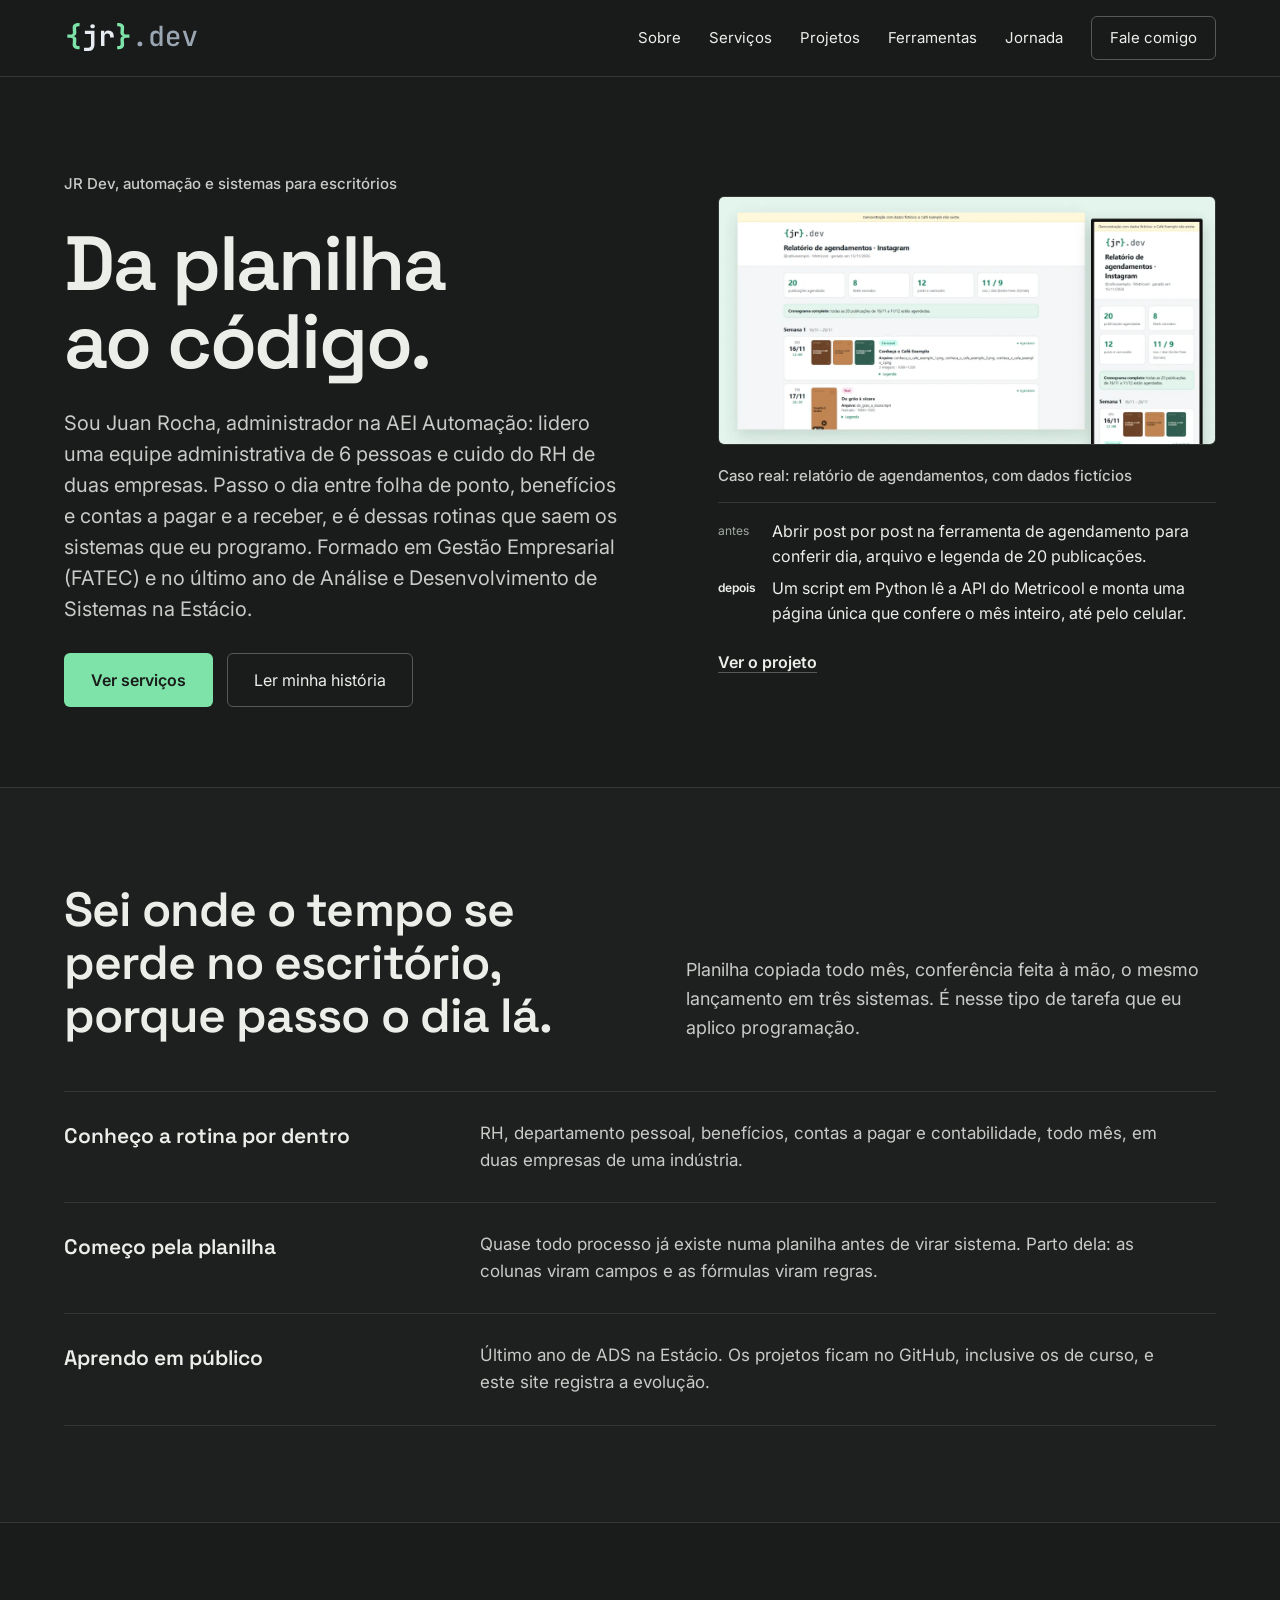
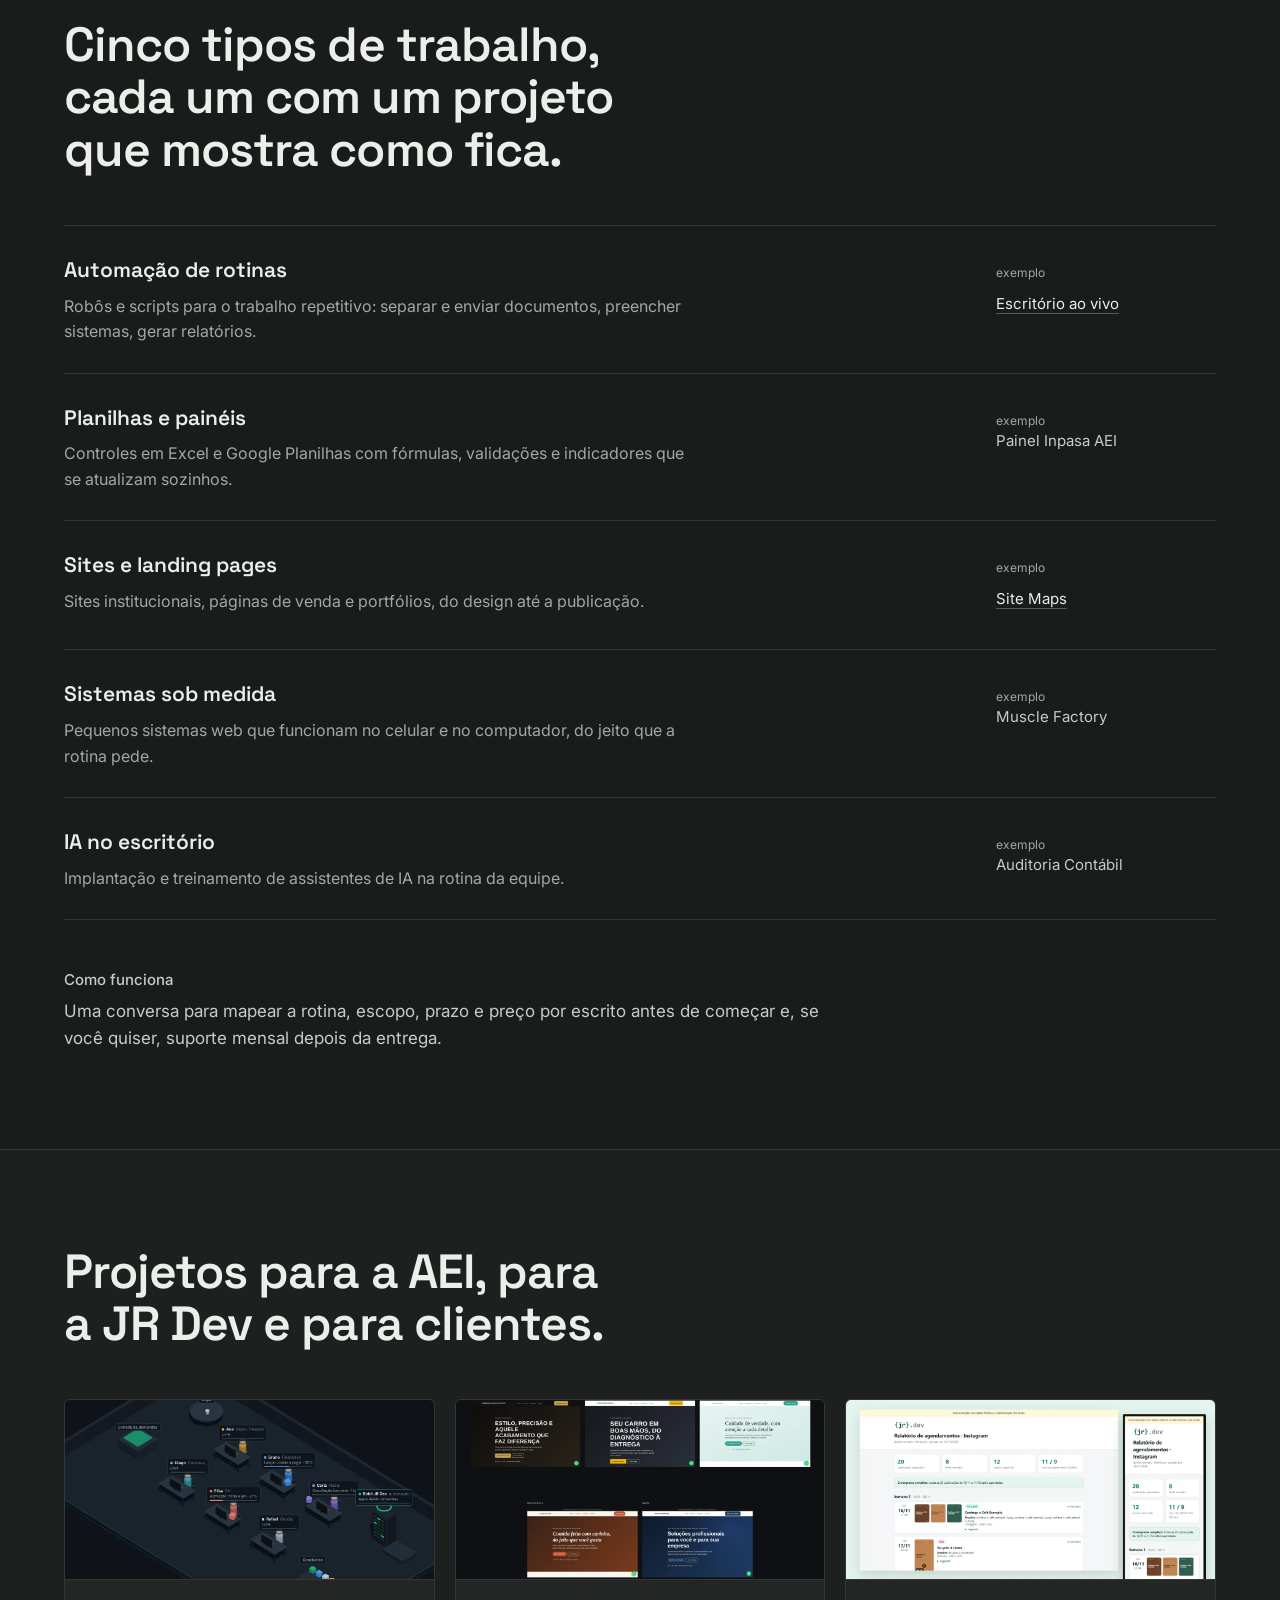
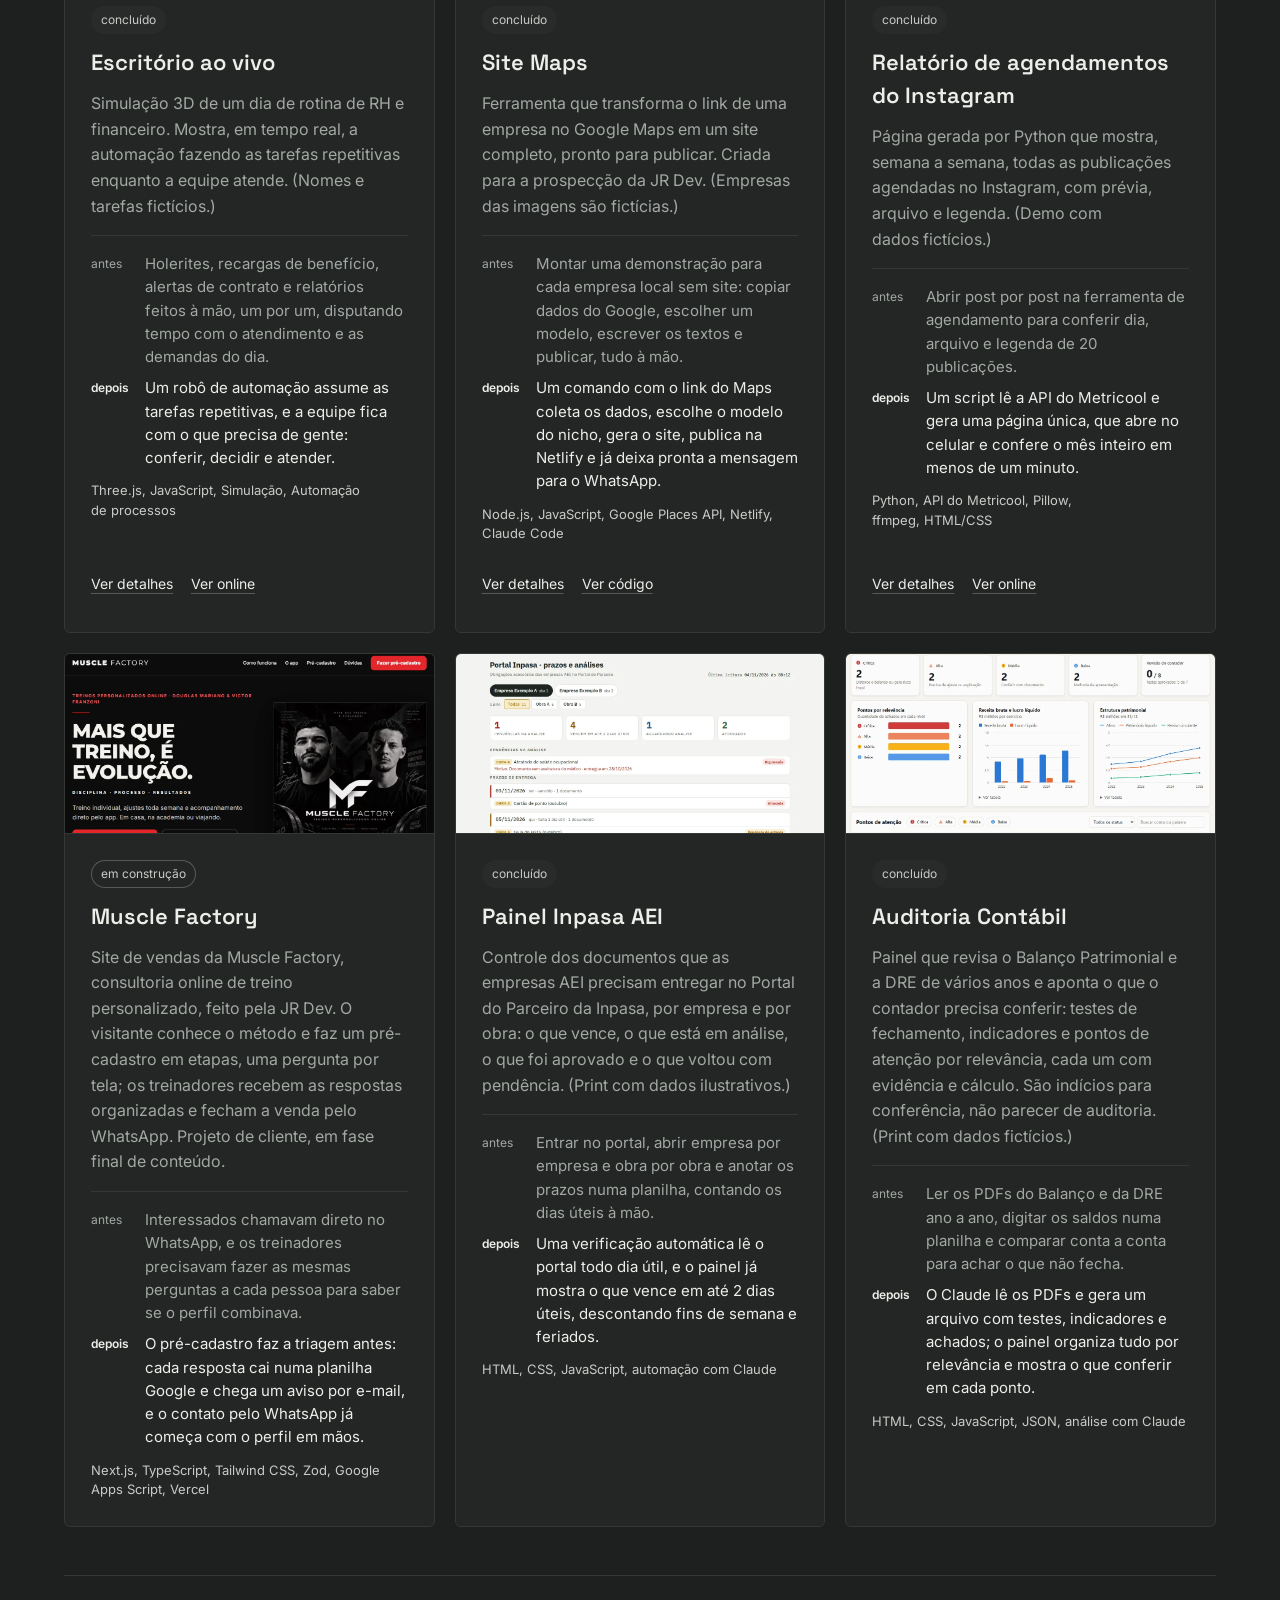
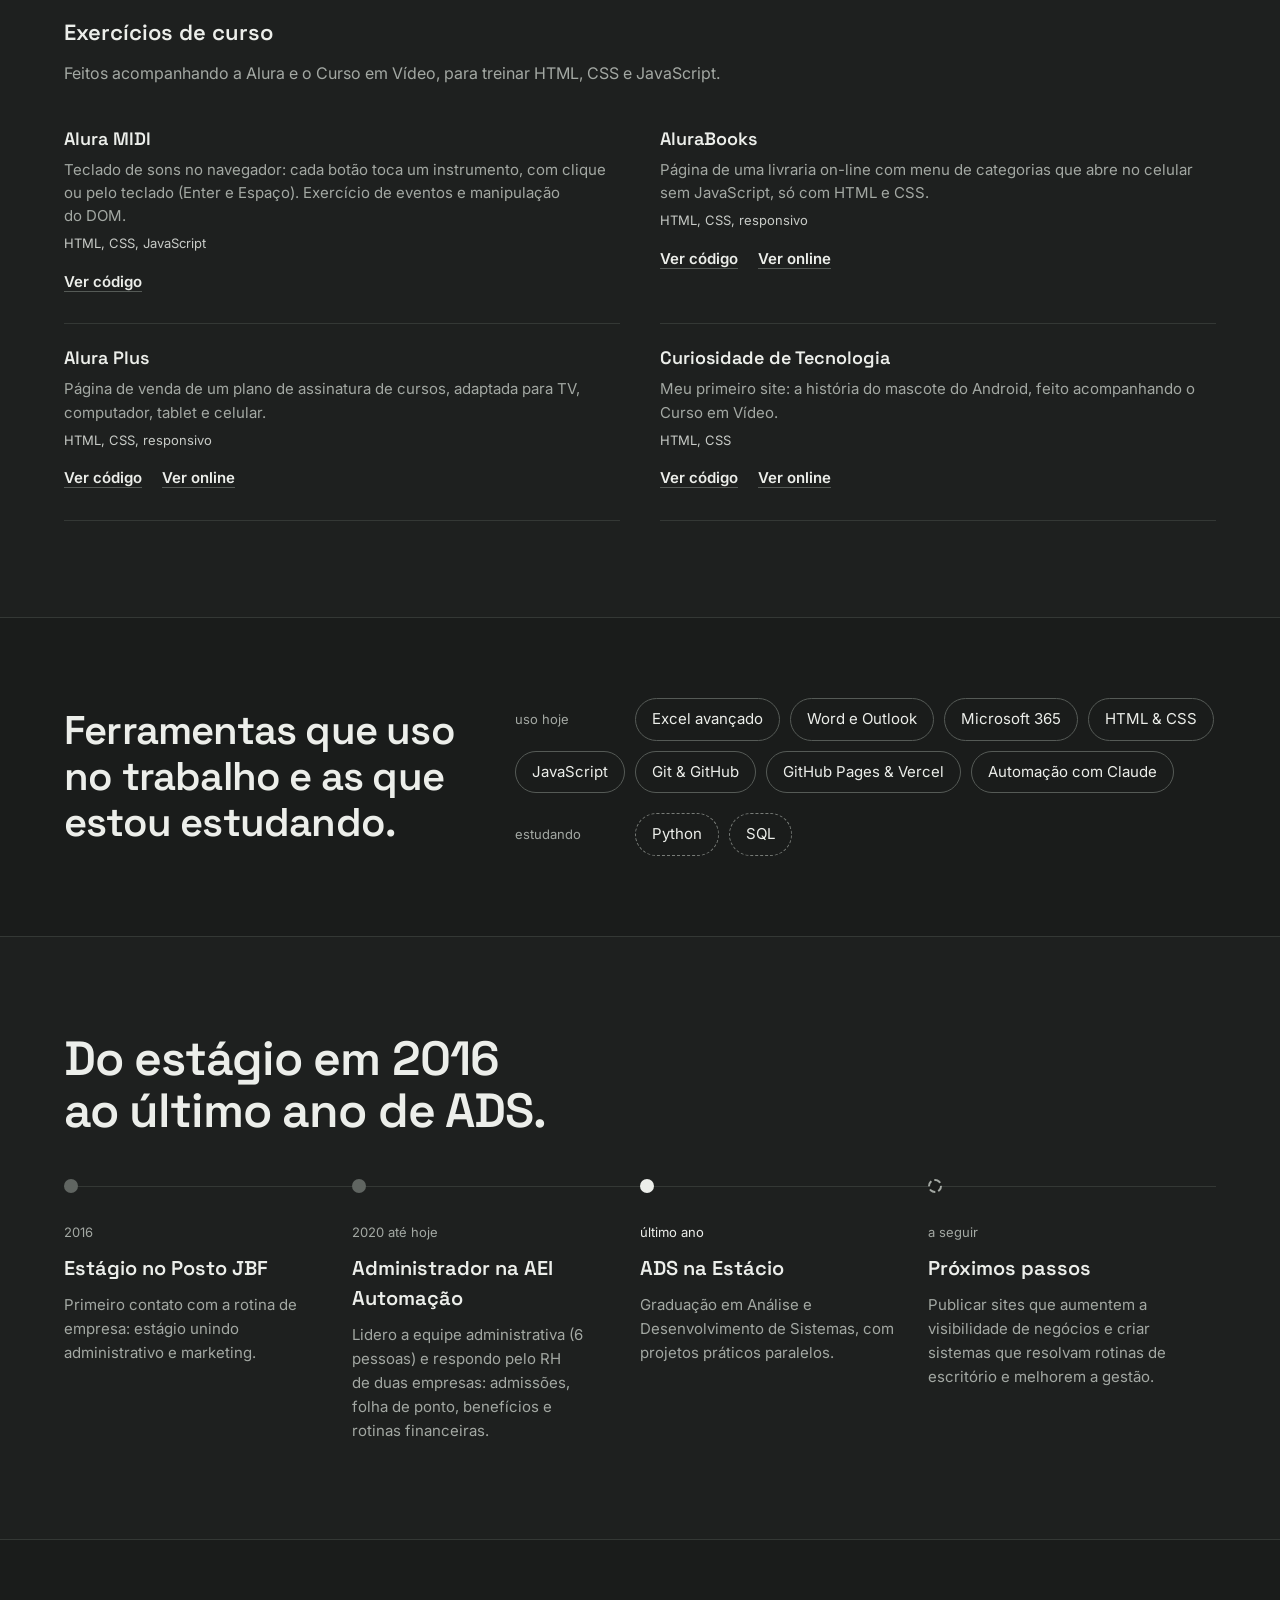
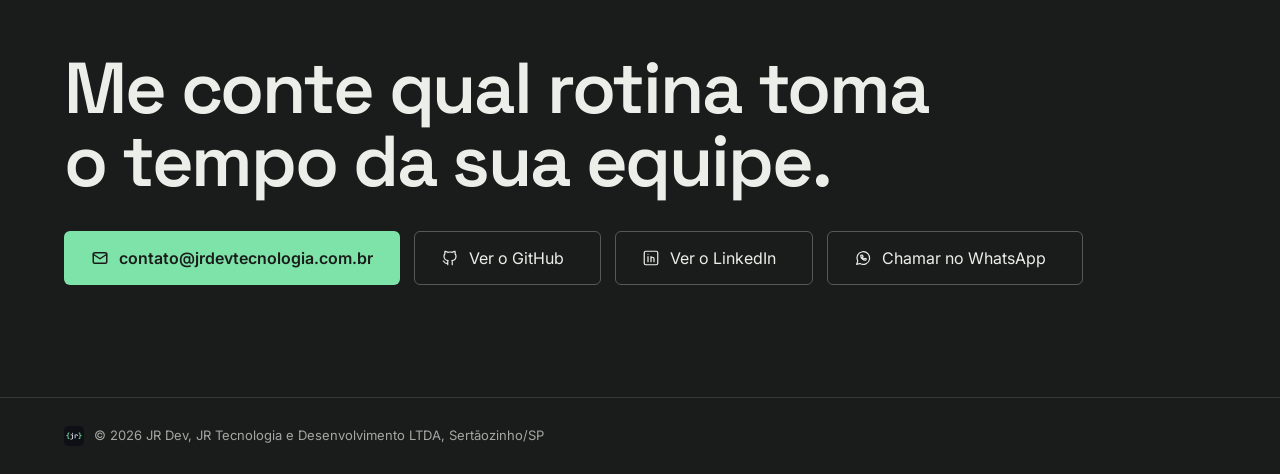
<file: index.html>
<!doctype html>
<html lang="pt-BR">
<head>
  <meta charset="utf-8">
  <meta name="viewport" content="width=device-width, initial-scale=1">
  <title>Juan Rocha · JR Dev — Automação e sistemas</title>
  <meta name="description" content="Automações, sistemas web, sites e planilhas inteligentes para escritórios e pequenas empresas. Da planilha ao código.">
  <meta name="theme-color" content="#1A1C1B">

  <!-- Prévia quando o link é compartilhado (WhatsApp, LinkedIn).
       A imagem precisa de endereço completo (https://...) e ser .png ou .jpg. -->
  <meta property="og:type" content="website">
  <meta property="og:site_name" content="JR Dev">
  <meta property="og:title" content="Juan Rocha · JR Dev — Automação e sistemas">
  <meta property="og:description" content="Automações, sistemas web, sites e planilhas inteligentes para escritórios e pequenas empresas. Da planilha ao código.">
  <meta property="og:locale" content="pt_BR">
  <meta property="og:url" content="https://jrdevtecnologia.com.br/">
  <meta property="og:image" content="https://jrdevtecnologia.com.br/assets/brand/og-image-1200x630.png">
  <meta property="og:image:width" content="1200">
  <meta property="og:image:height" content="630">
  <meta property="og:image:alt" content="JR Dev — Da planilha ao código.">
  <meta name="twitter:card" content="summary_large_image">
  <meta name="twitter:title" content="Juan Rocha · JR Dev — Automação e sistemas">
  <meta name="twitter:description" content="Automações, sistemas web, sites e planilhas inteligentes para escritórios e pequenas empresas. Da planilha ao código.">
  <meta name="twitter:image" content="https://jrdevtecnologia.com.br/assets/brand/og-image-1200x630.png">
  <link rel="canonical" href="https://jrdevtecnologia.com.br/">

  <!-- Ícones da aba do navegador e da tela inicial do celular -->
  <link rel="icon" href="assets/brand/favicon.ico" sizes="any">
  <link rel="icon" href="assets/brand/favicon-32.png" type="image/png" sizes="32x32">
  <link rel="apple-touch-icon" href="assets/brand/apple-touch-icon.png">

  <!-- Fontes da marca: Space Grotesk (títulos), Inter (texto), JetBrains Mono (rótulos e código) -->
  <link rel="preconnect" href="https://fonts.googleapis.com">
  <link rel="preconnect" href="https://fonts.gstatic.com" crossorigin>
  <!-- Fontes sem travar a página: o navegador baixa o CSS das fontes "em paralelo"
       (preload) e só depois o liga como estilo (onload). Enquanto isso, o texto já
       aparece com a fonte de reserva (Segoe UI / Consolas) e troca quando a da marca chega.
       O <noscript> garante as fontes para quem navega com JavaScript desligado. -->
  <link rel="preload" as="style" href="https://fonts.googleapis.com/css2?family=Space+Grotesk:wght@600&family=Inter:wght@400;500;600&family=JetBrains+Mono:wght@400;500&display=swap" onload="this.onload=null;this.rel='stylesheet'">
  <noscript><link rel="stylesheet" href="https://fonts.googleapis.com/css2?family=Space+Grotesk:wght@600&family=Inter:wght@400;500;600&family=JetBrains+Mono:wght@400;500&display=swap"></noscript>

  <!-- Primeiro as variáveis da marca, depois os estilos que as usam -->
  <link rel="stylesheet" href="css/tokens.css?v=20261125b">
  <link rel="stylesheet" href="css/style.css?v=20261125b">
  <!-- defer: os scripts rodam depois que o HTML terminou de carregar,
       na ordem em que aparecem (primeiro os dados, depois o main.js) -->
  <script src="data/projetos.js?v=20261125b" defer></script>
  <script src="js/main.js?v=20261125b" defer></script>
</head>
<body>

  <a class="skip-link" href="#conteudo">Pular para o conteúdo</a>

  <!-- ================= NAV ================= -->
  <header class="site-header">
    <nav class="container nav" aria-label="Principal">
      <a class="logo" href="#topo">
        <img src="assets/brand/jrdev-logo-escuro.svg" alt="JR Dev" width="135" height="30">
      </a>

      <button class="nav-toggle" type="button" aria-expanded="false" aria-controls="menu" aria-label="Abrir menu">
        <svg width="22" height="22" viewBox="0 0 24 24" fill="none" stroke="currentColor" stroke-width="1.6" stroke-linecap="round" aria-hidden="true"><path d="M4 7h16M4 12h16M4 17h16"/></svg>
      </button>

      <ul class="nav-links" id="menu">
        <li><a href="#sobre">Sobre</a></li>
        <li><a href="#servicos">Serviços</a></li>
        <li><a href="#projetos">Projetos</a></li>
        <li><a href="#ferramentas">Ferramentas</a></li>
        <li><a href="#jornada">Jornada</a></li>
        <li><a class="btn-pill" href="#contato">Fale comigo</a></li>
      </ul>
    </nav>
  </header>

  <main id="conteudo">

    <!-- ================= HERO ================= -->
    <section id="topo" class="container hero" aria-labelledby="hero-title">
      <div class="hero-text">
        <p class="label">JR Dev, automação e sistemas para escritórios</p>
        <h1 id="hero-title" class="hero-title">Da planilha<br>ao código.</h1>
        <p class="hero-lead">Sou Juan Rocha, administrador na AEI Automação: lidero uma equipe administrativa de 6 pessoas e cuido do RH de duas empresas. Passo o dia entre folha de ponto, benefícios e contas a pagar e a receber, e é dessas rotinas que saem os sistemas que eu programo. Formado em Gestão Empresarial (FATEC) e no último ano de Análise e Desenvolvimento de Sistemas na Estácio.</p>
        <div class="btn-row">
          <a class="btn btn-primary" href="#servicos">Ver serviços</a>
          <a class="btn btn-secondary" href="#sobre">Ler minha história</a>
        </div>
      </div>

      <!-- Caso real no lugar da antiga "janela de código":
           um projeto de verdade, com o antes (à mão) e o depois (com código) -->
      <figure class="hero-caso">
        <a class="hero-caso-img" href="projetos/relatorio-agendamentos/" tabindex="-1" aria-hidden="true">
          <img src="img/relatorio-agendamentos.webp" width="1200" height="600" alt="">
        </a>
        <figcaption class="hero-caso-texto">
          <p class="label">Caso real: relatório de agendamentos, com dados fictícios</p>
          <dl class="antes-depois">
            <dt class="antes-depois-antes">antes</dt>
            <dd>Abrir post por post na ferramenta de agendamento para conferir dia, arquivo e legenda de 20 publicações.</dd>
            <dt class="antes-depois-depois">depois</dt>
            <dd>Um script em Python lê a API do Metricool e monta uma página única que confere o mês inteiro, até pelo celular.</dd>
          </dl>
          <a class="hero-caso-link" href="projetos/relatorio-agendamentos/">Ver o projeto</a>
        </figcaption>
      </figure>
    </section>

    <!-- ================= 01 SOBRE ================= -->
    <section id="sobre" class="section section--alt" aria-labelledby="sobre-title">
      <div class="container section-inner">
        <div class="section-head-split">
          <div class="section-head">
            <h2 id="sobre-title" class="section-title">Sei onde o tempo se perde no escritório, porque passo o dia lá.</h2>
          </div>
          <p>Planilha copiada todo mês, conferência feita à mão, o mesmo lançamento em três sistemas. É nesse tipo de tarefa que eu aplico programação.</p>
        </div>

        <!-- Três pontos em linhas, separados por um fio (sem cards) -->
        <ul class="linhas">
          <li class="linha">
            <h3>Conheço a rotina por dentro</h3>
            <p>RH, departamento pessoal, benefícios, contas a pagar e contabilidade, todo mês, em duas empresas de uma indústria.</p>
          </li>
          <li class="linha">
            <h3>Começo pela planilha</h3>
            <p>Quase todo processo já existe numa planilha antes de virar sistema. Parto dela: as colunas viram campos e as fórmulas viram regras.</p>
          </li>
          <li class="linha">
            <h3>Aprendo em público</h3>
            <p>Último ano de ADS na Estácio. Os projetos ficam no GitHub, inclusive os de curso, e este site registra a evolução.</p>
          </li>
        </ul>
      </div>
    </section>

    <!-- ================= 02 SERVIÇOS ================= -->
    <section id="servicos" class="section" aria-labelledby="servicos-title">
      <div class="container section-inner">
        <div class="section-head">
          <h2 id="servicos-title" class="section-title">Cinco tipos de trabalho, cada um com um projeto que mostra como fica.</h2>
        </div>

        <!-- Lista de serviços: cada um aponta um projeto real da seção Projetos -->
        <ul class="servicos">
          <li class="servico">
            <div class="servico-texto">
              <h3>Automação de rotinas</h3>
              <p>Robôs e scripts para o trabalho repetitivo: separar e enviar documentos, preencher sistemas, gerar relatórios.</p>
            </div>
            <p class="servico-exemplo"><span class="servico-exemplo-rotulo">exemplo</span> <a href="projetos/escritorio-ao-vivo/">Escritório ao vivo</a></p>
          </li>
          <li class="servico">
            <div class="servico-texto">
              <h3>Planilhas e painéis</h3>
              <p>Controles em Excel e Google Planilhas com fórmulas, validações e indicadores que se atualizam sozinhos.</p>
            </div>
            <p class="servico-exemplo"><span class="servico-exemplo-rotulo">exemplo</span> Painel Inpasa AEI</p>
          </li>
          <li class="servico">
            <div class="servico-texto">
              <h3>Sites e landing pages</h3>
              <p>Sites institucionais, páginas de venda e portfólios, do design até a publicação.</p>
            </div>
            <p class="servico-exemplo"><span class="servico-exemplo-rotulo">exemplo</span> <a href="projetos/site-maps/">Site Maps</a></p>
          </li>
          <li class="servico">
            <div class="servico-texto">
              <h3>Sistemas sob medida</h3>
              <p>Pequenos sistemas web que funcionam no celular e no computador, do jeito que a rotina pede.</p>
            </div>
            <p class="servico-exemplo"><span class="servico-exemplo-rotulo">exemplo</span> Muscle Factory</p>
          </li>
          <li class="servico">
            <div class="servico-texto">
              <h3>IA no escritório</h3>
              <p>Implantação e treinamento de assistentes de IA na rotina da equipe.</p>
            </div>
            <p class="servico-exemplo"><span class="servico-exemplo-rotulo">exemplo</span> Auditoria Contábil</p>
          </li>
        </ul>

        <!-- Como funciona: uma frase só, no lugar dos três passos -->
        <p class="processo"><span class="label">Como funciona</span> Uma conversa para mapear a rotina, escopo, prazo e preço por escrito antes de começar e, se você quiser, suporte mensal depois da entrega.</p>
      </div>
    </section>

    <!-- ================= 03 PROJETOS ================= -->
    <section id="projetos" class="section section--alt" aria-labelledby="projetos-title">
      <div class="container section-inner">
        <div class="section-head">
          <h2 id="projetos-title" class="section-title">Projetos para a AEI, para a JR Dev e para clientes.</h2>
        </div>

        <!-- Os cards são criados pelo js/main.js a partir de data/projetos.js.
             Projetos reais viram cards na grade; os de curso ("tipo": "curso")
             vão para a lista compacta logo abaixo. -->
        <p class="projects-message" id="projetos-status" role="status">Carregando projetos…</p>
        <div class="grid grid--projects" id="lista-projetos"></div>

        <div class="cursos" id="bloco-cursos" hidden>
          <h3 class="cursos-titulo">Exercícios de curso</h3>
          <p class="cursos-intro">Feitos acompanhando a Alura e o Curso em Vídeo, para treinar HTML, CSS e JavaScript.</p>
          <ul class="cursos-lista" id="lista-cursos"></ul>
        </div>
      </div>
    </section>

    <!-- ================= 04 FERRAMENTAS ================= -->
    <section id="ferramentas" class="section" aria-labelledby="ferramentas-title">
      <div class="container tools">
        <div class="section-head">
          <h2 id="ferramentas-title" class="section-title">Ferramentas que uso no trabalho e as que estou estudando.</h2>
        </div>

        <div class="chip-groups">
          <ul class="chip-row" aria-label="Uso hoje">
            <li class="chip-row-label" aria-hidden="true">uso hoje</li>
            <li class="chip chip--uso">Excel avançado</li>
            <li class="chip chip--uso">Word e Outlook</li>
            <li class="chip chip--uso">Microsoft 365</li>
            <li class="chip chip--uso">HTML &amp; CSS</li>
            <li class="chip chip--uso">JavaScript</li>
            <li class="chip chip--uso">Git &amp; GitHub</li>
            <li class="chip chip--uso">GitHub Pages &amp; Vercel</li>
            <li class="chip chip--uso">Automação com Claude</li>
          </ul>
          <ul class="chip-row" aria-label="Estudando">
            <li class="chip-row-label" aria-hidden="true">estudando</li>
            <li class="chip chip--estudando">Python</li>
            <li class="chip chip--estudando">SQL</li>
          </ul>
        </div>
      </div>
    </section>

    <!-- ================= 05 JORNADA ================= -->
    <section id="jornada" class="section section--alt" aria-labelledby="jornada-title">
      <div class="container section-inner">
        <div class="section-head">
          <h2 id="jornada-title" class="section-title">Do estágio em 2016 ao último ano de ADS.</h2>
        </div>

        <!-- Classes: (nada) = passado · --atual = agora · --proximo = futuro -->
        <ol class="timeline">
          <li class="timeline-item">
            <p class="when">2016</p>
            <h3>Estágio no Posto JBF</h3>
            <p>Primeiro contato com a rotina de empresa: estágio unindo administrativo e marketing.</p>
          </li>
          <li class="timeline-item">
            <p class="when">2020 até hoje</p>
            <h3>Administrador na AEI Automação</h3>
            <p>Lidero a equipe administrativa (6 pessoas) e respondo pelo RH de duas empresas: admissões, folha de ponto, benefícios e rotinas financeiras.</p>
          </li>
          <li class="timeline-item timeline-item--atual">
            <p class="when">último ano</p>
            <h3>ADS na Estácio</h3>
            <p>Graduação em Análise e Desenvolvimento de Sistemas, com projetos práticos paralelos.</p>
          </li>
          <li class="timeline-item timeline-item--proximo">
            <p class="when">a seguir</p>
            <h3>Próximos passos</h3>
            <p>Publicar sites que aumentem a visibilidade de negócios e criar sistemas que resolvam rotinas de escritório e melhorem a gestão.</p>
          </li>
        </ol>
      </div>
    </section>

    <!-- ================= 06 CONTATO ================= -->
    <section id="contato" class="section" aria-labelledby="contato-title">
      <div class="container contact">
        <h2 id="contato-title" class="contact-title">Me conte qual rotina toma o tempo da sua equipe.</h2>
        <div class="btn-row">
          <!-- O e-mail é trocado em um lugar só: EMAIL_CONTATO, no js/main.js -->
          <a class="btn btn-primary" href="mailto:contato@jrdevtecnologia.com.br" data-email>
            <svg width="18" height="18" viewBox="0 0 24 24" fill="none" stroke="currentColor" stroke-width="2" stroke-linecap="round" stroke-linejoin="round" aria-hidden="true"><rect x="3" y="5" width="18" height="14" rx="2"/><path d="m3 7 9 6 9-6"/></svg>
            <span data-email-texto>contato@jrdevtecnologia.com.br</span>
          </a>
          <a class="btn btn-secondary" href="https://github.com/JuanRochaz" target="_blank" rel="noopener">
            <svg width="18" height="18" viewBox="0 0 24 24" fill="none" stroke="currentColor" stroke-width="1.6" stroke-linecap="round" stroke-linejoin="round" aria-hidden="true"><path d="M9 19c-4.3 1.4-4.3-2.5-6-3m12 5v-3.5c0-1 .1-1.4-.5-2 2.8-.3 5.5-1.4 5.5-6a4.6 4.6 0 0 0-1.3-3.2 4.2 4.2 0 0 0-.1-3.2s-1.1-.3-3.5 1.3a12.3 12.3 0 0 0-6.2 0C6.5 2.8 5.4 3.1 5.4 3.1a4.2 4.2 0 0 0-.1 3.2A4.6 4.6 0 0 0 4 9.5c0 4.6 2.7 5.7 5.5 6-.6.6-.6 1.2-.5 2V21"/></svg>
            Ver o GitHub<span class="sr-only"> (abre em nova aba)</span>
          </a>
          <a class="btn btn-secondary" href="https://www.linkedin.com/in/juanrochaz" target="_blank" rel="noopener">
            <svg width="18" height="18" viewBox="0 0 24 24" fill="none" stroke="currentColor" stroke-width="1.6" stroke-linecap="round" stroke-linejoin="round" aria-hidden="true"><rect x="3" y="3" width="18" height="18" rx="2"/><path d="M8 10v7M8 7v.01M12 17v-4a2 2 0 0 1 4 0v4M12 10v7"/></svg>
            Ver o LinkedIn<span class="sr-only"> (abre em nova aba)</span>
          </a>
          <!-- wa.me + 55 (Brasil) + 16 (DDD) + número, sem espaços nem traços -->
          <a class="btn btn-secondary" href="https://wa.me/5516993301305" target="_blank" rel="noopener">
            <svg width="18" height="18" viewBox="0 0 24 24" fill="none" stroke="currentColor" stroke-width="1.6" stroke-linecap="round" stroke-linejoin="round" aria-hidden="true"><path d="M3.5 20.5 5 16.2A8.5 8.5 0 1 1 8 19.3z"/><path d="M9 8.5c0 3.6 2.9 6.5 6.5 6.5l1-1.6-2-1-1 1a4.5 4.5 0 0 1-2.4-2.4l1-1-1-2z"/></svg>
            Chamar no WhatsApp<span class="sr-only"> (abre em nova aba)</span>
          </a>
        </div>
      </div>
    </section>

  </main>

  <!-- ================= RODAPÉ ================= -->
  <footer class="site-footer">
    <div class="container footer-inner">
      <span class="footer-brand">
        <img src="assets/brand/jrdev-simbolo.svg" alt="" width="20" height="20">
        <span>© <span id="ano">2026</span> JR Dev, JR Tecnologia e Desenvolvimento LTDA, Sertãozinho/SP</span>
      </span>
    </div>
  </footer>

</body>
</html>
</file>
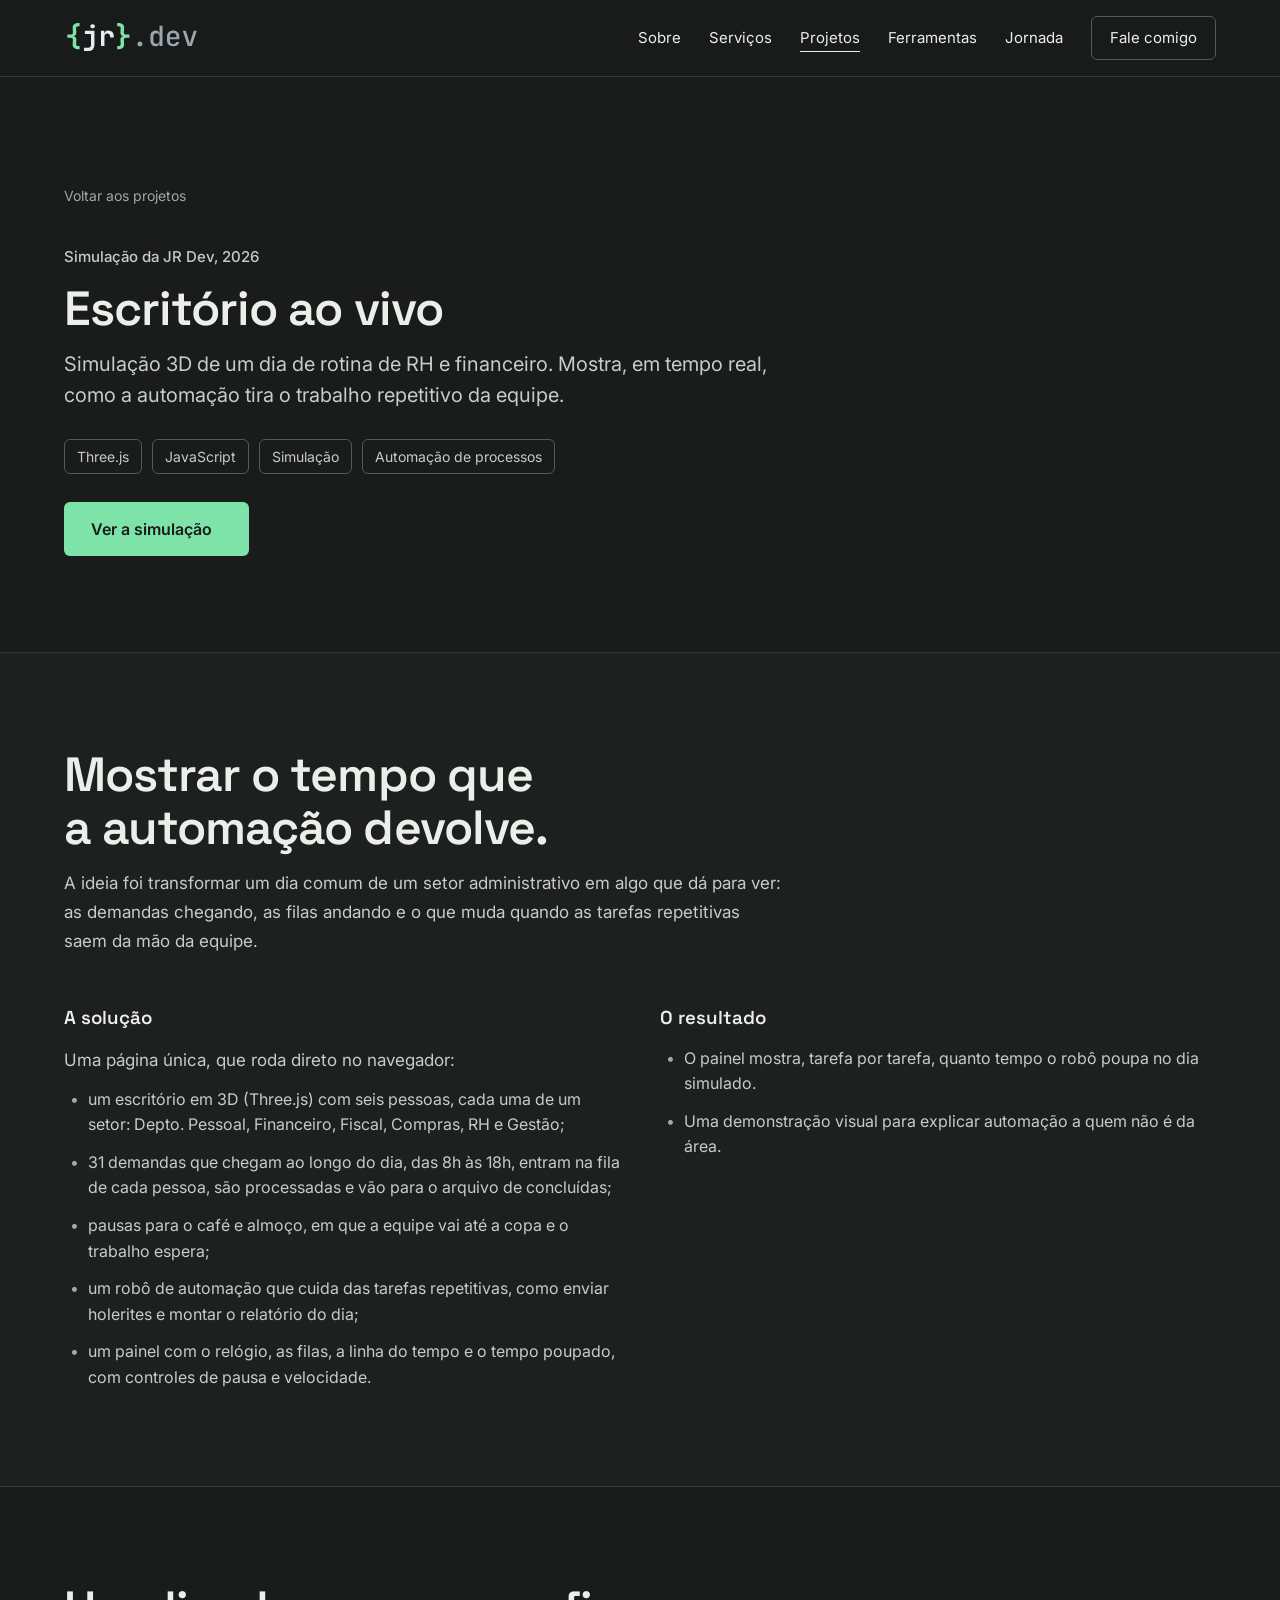
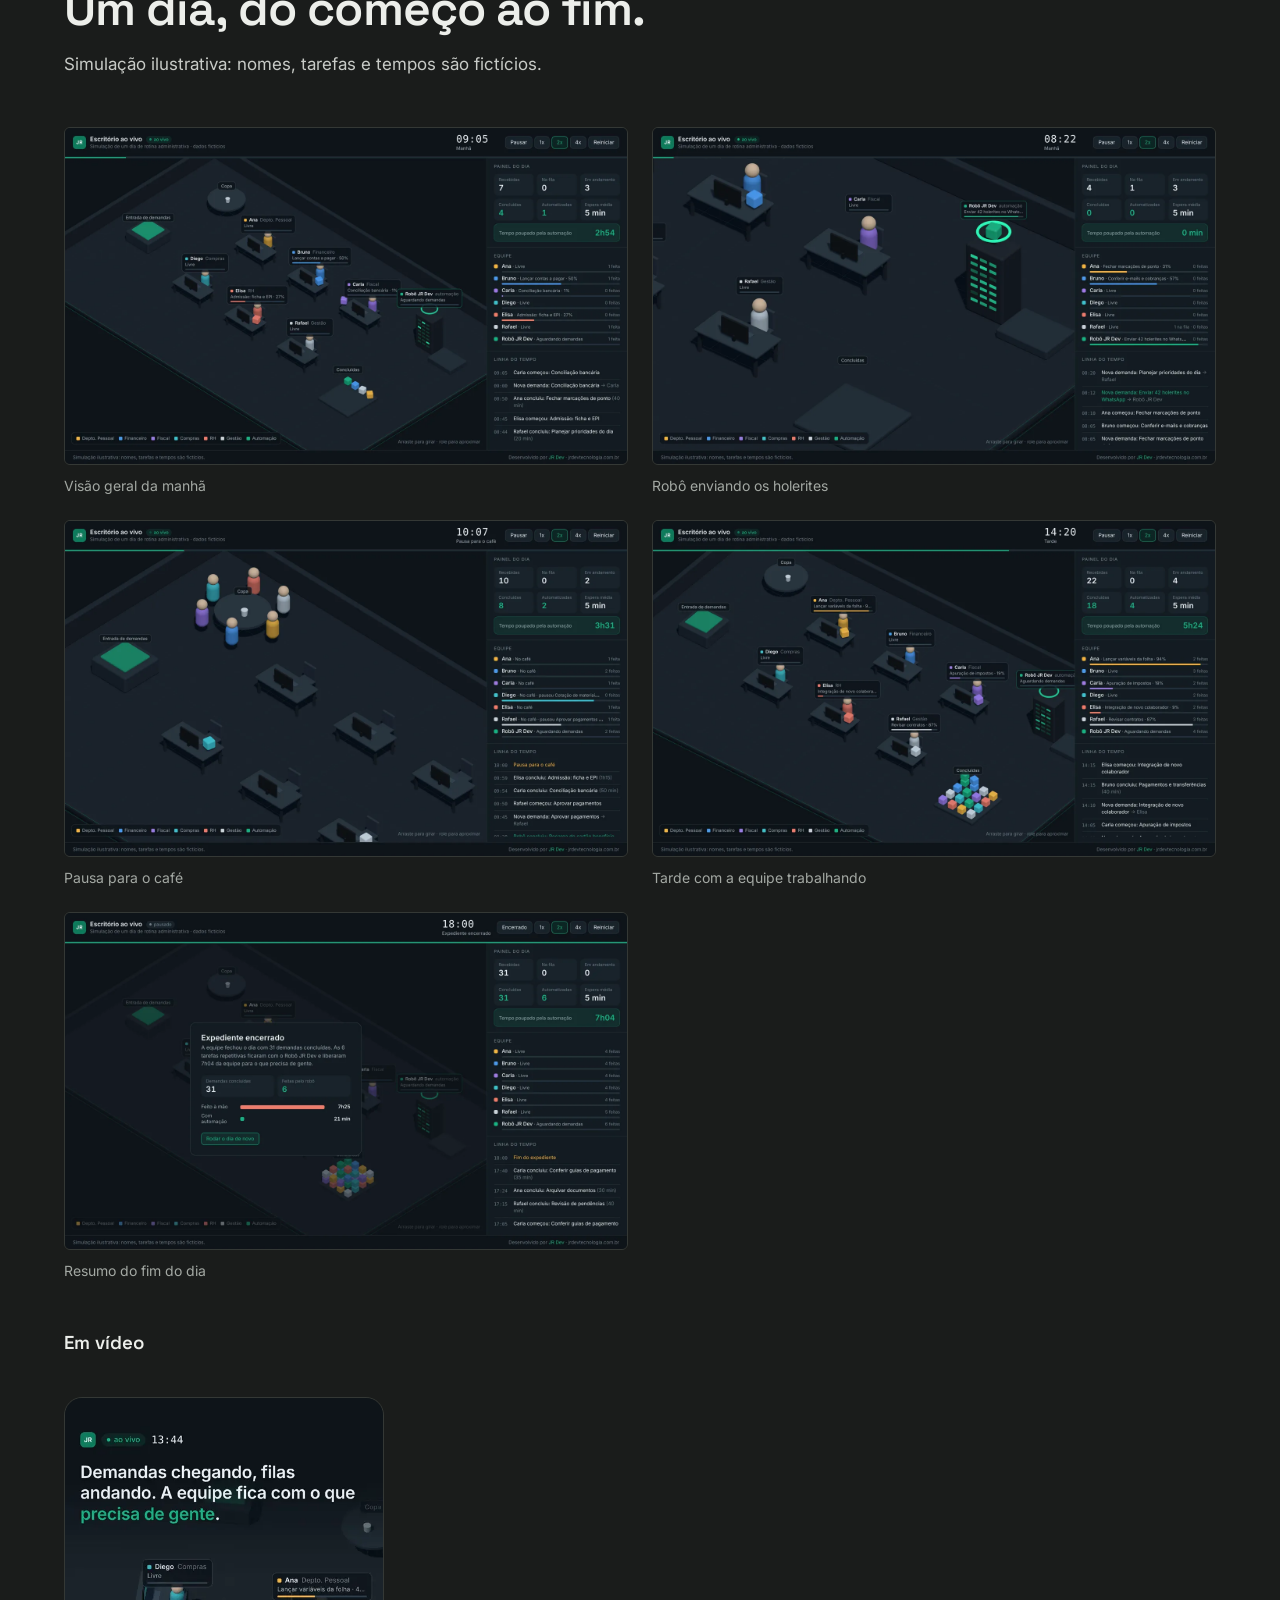
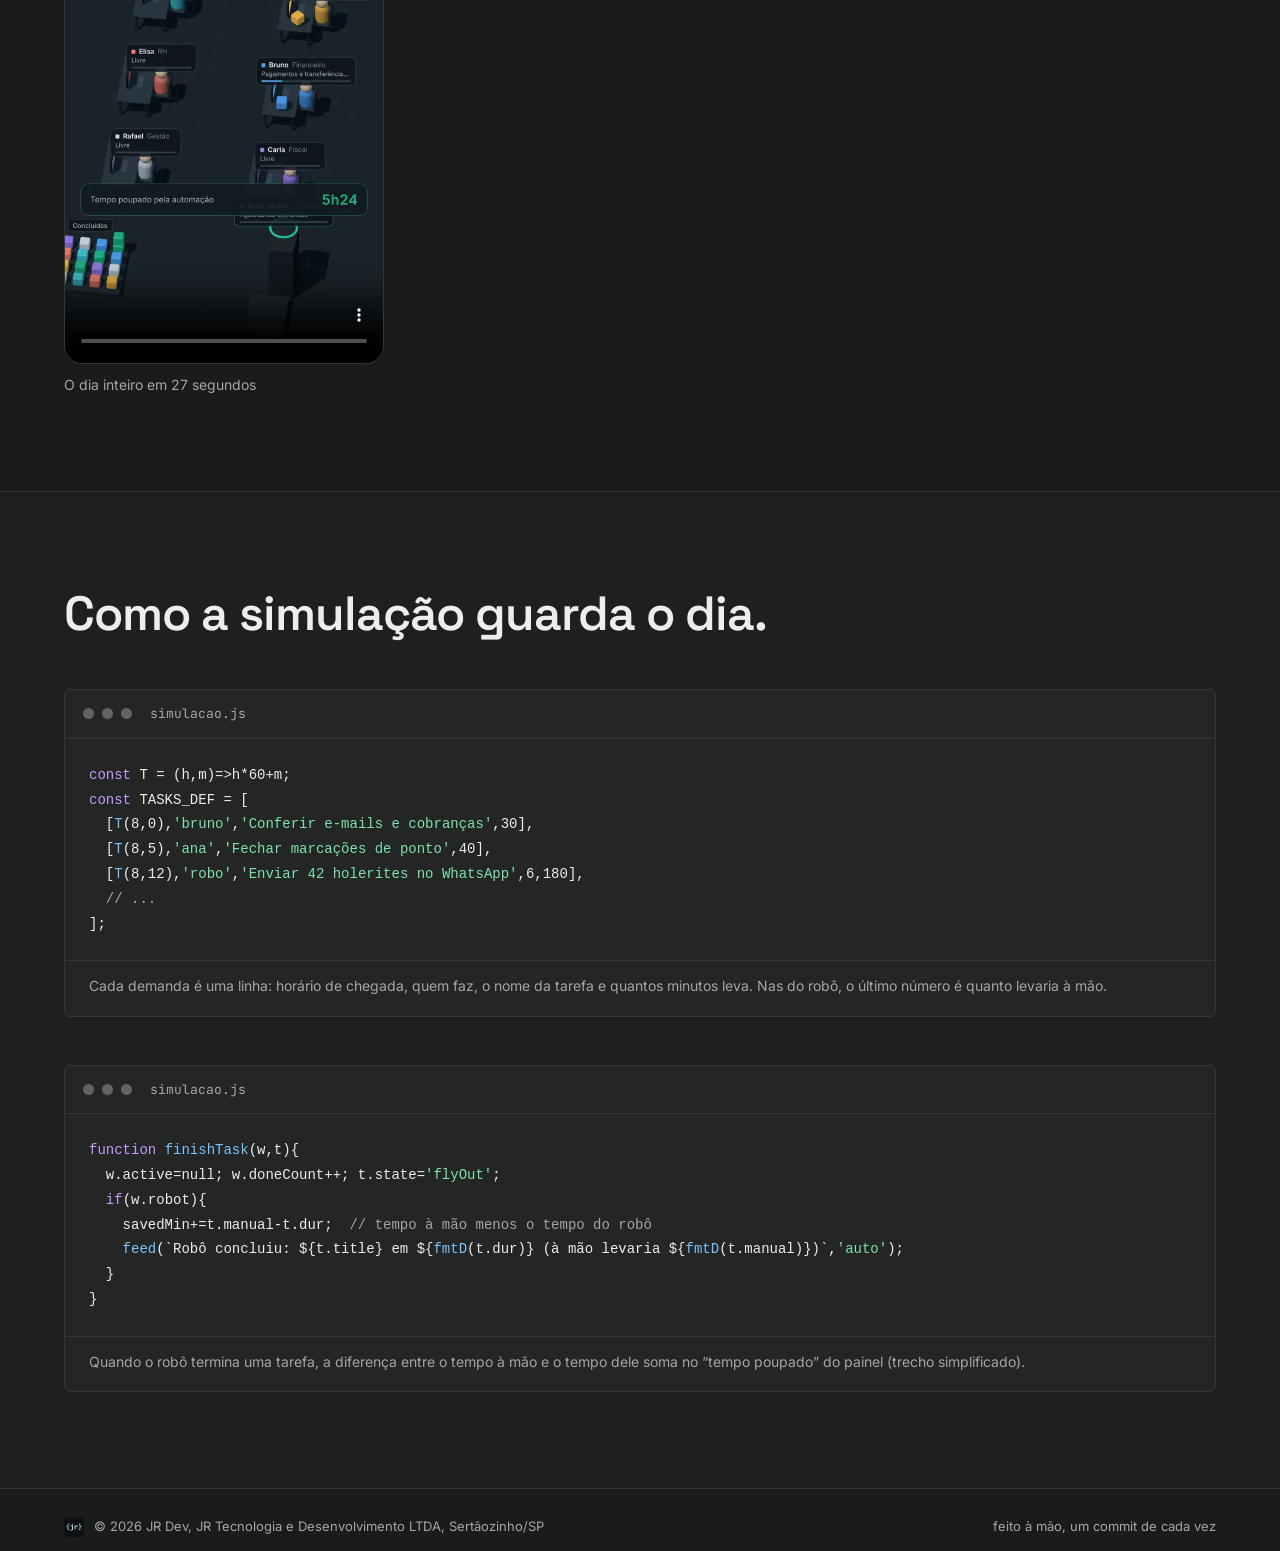
<file: projetos/escritorio-ao-vivo/index.html>
<!doctype html>
<html lang="pt-BR">
<head>
  <meta charset="utf-8">
  <meta name="viewport" content="width=device-width, initial-scale=1">
  <title>Escritório ao vivo · JR Dev</title>
  <meta name="description" content="Simulação 3D de um dia de rotina de RH e financeiro, mostrando em tempo real como a automação tira o trabalho repetitivo da equipe.">
  <meta name="theme-color" content="#1A1C1B">

  <!-- Prévia quando o link é compartilhado (WhatsApp, LinkedIn) -->
  <meta property="og:type" content="article">
  <meta property="og:site_name" content="JR Dev">
  <meta property="og:title" content="Escritório ao vivo · JR Dev">
  <meta property="og:description" content="Simulação 3D de um dia de rotina de RH e financeiro, mostrando em tempo real como a automação tira o trabalho repetitivo da equipe.">
  <meta property="og:locale" content="pt_BR">
  <meta property="og:url" content="https://jrdevtecnologia.com.br/projetos/escritorio-ao-vivo/">
  <meta property="og:image" content="https://jrdevtecnologia.com.br/assets/brand/og-image-1200x630.png">
  <meta name="twitter:card" content="summary_large_image">
  <link rel="canonical" href="https://jrdevtecnologia.com.br/projetos/escritorio-ao-vivo/">

  <link rel="icon" href="../../assets/brand/favicon.ico" sizes="any">
  <link rel="icon" href="../../assets/brand/favicon-32.png" type="image/png" sizes="32x32">
  <link rel="apple-touch-icon" href="../../assets/brand/apple-touch-icon.png">

  <link rel="preconnect" href="https://fonts.googleapis.com">
  <link rel="preconnect" href="https://fonts.gstatic.com" crossorigin>
  <link rel="preload" as="style" href="https://fonts.googleapis.com/css2?family=Space+Grotesk:wght@600&family=Inter:wght@400;500;600&family=JetBrains+Mono:wght@400;500&display=swap" onload="this.onload=null;this.rel='stylesheet'">
  <noscript><link rel="stylesheet" href="https://fonts.googleapis.com/css2?family=Space+Grotesk:wght@600&family=Inter:wght@400;500;600&family=JetBrains+Mono:wght@400;500&display=swap"></noscript>

  <!-- Mesmos estilos do site + os estilos só das páginas de projeto -->
  <link rel="stylesheet" href="../../css/tokens.css?v=20261125b">
  <link rel="stylesheet" href="../../css/style.css?v=20261125b">
  <link rel="stylesheet" href="../../css/projeto.css?v=20261125b">
  <!-- main.js: menu do celular e ano do rodapé -->
  <script src="../../js/main.js?v=20261125b" defer></script>
</head>
<body>

  <a class="skip-link" href="#conteudo">Pular para o conteúdo</a>

  <!-- ================= NAV (igual à página inicial) ================= -->
  <header class="site-header">
    <nav class="container nav" aria-label="Principal">
      <a class="logo" href="../../">
        <img src="../../assets/brand/jrdev-logo-escuro.svg" alt="JR Dev, página inicial" width="135" height="30">
      </a>

      <button class="nav-toggle" type="button" aria-expanded="false" aria-controls="menu" aria-label="Abrir menu">
        <svg width="22" height="22" viewBox="0 0 24 24" fill="none" stroke="currentColor" stroke-width="1.6" stroke-linecap="round" aria-hidden="true"><path d="M4 7h16M4 12h16M4 17h16"/></svg>
      </button>

      <ul class="nav-links" id="menu">
        <li><a href="../../#sobre">Sobre</a></li>
        <li><a href="../../#servicos">Serviços</a></li>
        <li><a href="../../#projetos" aria-current="true">Projetos</a></li>
        <li><a href="../../#ferramentas">Ferramentas</a></li>
        <li><a href="../../#jornada">Jornada</a></li>
        <li><a class="btn-pill" href="../../#contato">Fale comigo</a></li>
      </ul>
    </nav>
  </header>

  <main id="conteudo">
    <!-- ================= TOPO DO PROJETO ================= -->
    <section class="section projeto-topo" aria-labelledby="projeto-titulo">
      <div class="container section-inner">
        <a class="voltar" href="../../#projetos">Voltar aos projetos</a>
        <div class="section-head">
          <p class="label">Simulação da JR Dev, 2026</p>
          <h1 id="projeto-titulo" class="section-title">Escritório ao vivo</h1>
          <p class="projeto-resumo">Simulação 3D de um dia de rotina de RH e financeiro. Mostra, em tempo real, como a automação tira o trabalho repetitivo da equipe.</p>
        </div>
        <ul class="projeto-tags" aria-label="Tecnologias"><li>Three.js</li><li>JavaScript</li><li>Simulação</li><li>Automação de processos</li></ul>
        <div class="btn-row">
          <a class="btn btn-primary" href="simulacao.html" target="_blank" rel="noopener">
            Ver a simulação<span class="sr-only"> (abre em nova aba)</span>
          </a>
        </div>
      </div>
    </section>

    <!-- ================= DESAFIO / SOLUÇÃO / RESULTADO ================= -->
    <section class="section section--alt" aria-labelledby="desafio-titulo">
      <div class="container section-inner">
        <div class="section-head">
          <h2 id="desafio-titulo" class="section-title">Mostrar o tempo que a automação devolve.</h2>
          <p class="projeto-texto">A ideia foi transformar um dia comum de um setor administrativo em algo que dá para ver: as demandas chegando, as filas andando e o que muda quando as tarefas repetitivas saem da mão da equipe.</p>
        </div>
        <div class="projeto-colunas">
          <div>
            <h3>A solução</h3>
            <p class="projeto-texto">Uma página única, que roda direto no navegador:</p>
            <ul class="destaques">
              <li>um escritório em 3D (Three.js) com seis pessoas, cada uma de um setor: Depto. Pessoal, Financeiro, Fiscal, Compras, RH e Gestão;</li>
              <li>31 demandas que chegam ao longo do dia, das 8h às 18h, entram na fila de cada pessoa, são processadas e vão para o arquivo de concluídas;</li>
              <li>pausas para o café e almoço, em que a equipe vai até a copa e o trabalho espera;</li>
              <li>um robô de automação que cuida das tarefas repetitivas, como enviar holerites e montar o relatório do dia;</li>
              <li>um painel com o relógio, as filas, a linha do tempo e o tempo poupado, com controles de pausa e velocidade.</li>
            </ul>
          </div>
          <div>
            <h3>O resultado</h3>
            <ul class="destaques">
              <li>O painel mostra, tarefa por tarefa, quanto tempo o robô poupa no dia simulado.</li>
              <li>Uma demonstração visual para explicar automação a quem não é da área.</li>
            </ul>
          </div>
        </div>
      </div>
    </section>

    <!-- ================= GALERIA ================= -->
    <section class="section" aria-labelledby="galeria-titulo">
      <div class="container section-inner">
        <div class="section-head">
          <h2 id="galeria-titulo" class="section-title">Um dia, do começo ao fim.</h2>
          <p class="projeto-texto">Simulação ilustrativa: nomes, tarefas e tempos são fictícios.</p>
        </div>
        <div class="galeria galeria--desktop">
          <figure>
            <img src="../../img/escritorio-ao-vivo/01-visao-geral.webp" alt="Visão geral do escritório às 9h05, com a equipe trabalhando e o painel do dia mostrando 2h54 poupadas pela automação" width="1440" height="860" loading="lazy">
            <figcaption>Visão geral da manhã</figcaption>
          </figure>
          <figure>
            <img src="../../img/escritorio-ao-vivo/02-robo-automacao.webp" alt="Robô de automação processando o envio de 42 holerites, com o anel verde aceso" width="1440" height="860" loading="lazy">
            <figcaption>Robô enviando os holerites</figcaption>
          </figure>
          <figure>
            <img src="../../img/escritorio-ao-vivo/03-pausa-cafe.webp" alt="Equipe reunida na copa durante a pausa para o café, com as mesas vazias" width="1440" height="860" loading="lazy">
            <figcaption>Pausa para o café</figcaption>
          </figure>
          <figure>
            <img src="../../img/escritorio-ao-vivo/04-tarde.webp" alt="Escritório às 14h20, com a equipe trabalhando e o arquivo de concluídas cheio de demandas coloridas" width="1440" height="860" loading="lazy">
            <figcaption>Tarde com a equipe trabalhando</figcaption>
          </figure>
          <figure>
            <img src="../../img/escritorio-ao-vivo/05-resumo-do-dia.webp" alt="Resumo do fim do dia: 31 demandas concluídas, 6 pelo robô; 7h25 à mão contra 21 minutos com automação" width="1440" height="860" loading="lazy">
            <figcaption>Resumo do fim do dia</figcaption>
          </figure>
        </div>

        <h3 class="galeria-subtitulo">Em vídeo</h3>
        <div class="galeria galeria--video">
          <figure>
            <!-- preload="none": o vídeo (7 MB) só é baixado quando o visitante aperta o play -->
            <video controls preload="none" playsinline poster="../../img/escritorio-ao-vivo/reel-capa.webp" width="540" height="960">
              <source src="../../img/escritorio-ao-vivo/reel.mp4" type="video/mp4">
              <a href="../../img/escritorio-ao-vivo/reel.mp4">Baixar o vídeo</a>
            </video>
            <figcaption>O dia inteiro em 27 segundos</figcaption>
          </figure>
        </div>
      </div>
    </section>

    <!-- ================= CÓDIGO ================= -->
    <section class="section section--alt" aria-labelledby="codigo-titulo">
      <div class="container section-inner">
        <div class="section-head">
          <h2 id="codigo-titulo" class="section-title">Como a simulação guarda o dia.</h2>
        </div>
        <figure class="code-window projeto-codigo">
          <div class="code-window-bar" aria-hidden="true">
            <span class="light"></span>
            <span class="light"></span>
            <span class="light"></span>
            <span class="filename" translate="no">simulacao.js</span>
          </div>
<pre translate="no" tabindex="0"><code><span class="tok-kw">const</span> T = (h,m)=&gt;h*60+m;
<span class="tok-kw">const</span> TASKS_DEF = [
  [<span class="tok-fn">T</span>(8,0),<span class="tok-str">'bruno'</span>,<span class="tok-str">'Conferir e-mails e cobranças'</span>,30],
  [<span class="tok-fn">T</span>(8,5),<span class="tok-str">'ana'</span>,<span class="tok-str">'Fechar marcações de ponto'</span>,40],
  [<span class="tok-fn">T</span>(8,12),<span class="tok-str">'robo'</span>,<span class="tok-str">'Enviar 42 holerites no WhatsApp'</span>,6,180],
  <span class="tok-com">// ...</span>
];</code></pre>
          <figcaption>Cada demanda é uma linha: horário de chegada, quem faz, o nome da tarefa e quantos minutos leva. Nas do robô, o último número é quanto levaria à mão.</figcaption>
        </figure>
        <figure class="code-window projeto-codigo">
          <div class="code-window-bar" aria-hidden="true">
            <span class="light"></span>
            <span class="light"></span>
            <span class="light"></span>
            <span class="filename" translate="no">simulacao.js</span>
          </div>
<pre translate="no" tabindex="0"><code><span class="tok-kw">function</span> <span class="tok-fn">finishTask</span>(w,t){
  w.active=null; w.doneCount++; t.state=<span class="tok-str">'flyOut'</span>;
  <span class="tok-kw">if</span>(w.robot){
    savedMin+=t.manual-t.dur;  <span class="tok-com">// tempo à mão menos o tempo do robô</span>
    <span class="tok-fn">feed</span>(`Robô concluiu: ${t.title} em ${<span class="tok-fn">fmtD</span>(t.dur)} (à mão levaria ${<span class="tok-fn">fmtD</span>(t.manual)})`,<span class="tok-str">'auto'</span>);
  }
}</code></pre>
          <figcaption>Quando o robô termina uma tarefa, a diferença entre o tempo à mão e o tempo dele soma no “tempo poupado” do painel (trecho simplificado).</figcaption>
        </figure>
      </div>
    </section>
  </main>

  <!-- ================= RODAPÉ ================= -->
  <footer class="site-footer">
    <div class="container footer-inner">
      <span class="footer-brand">
        <img src="../../assets/brand/jrdev-simbolo.svg" alt="" width="20" height="20">
        <span>© <span id="ano">2026</span> JR Dev, JR Tecnologia e Desenvolvimento LTDA, Sertãozinho/SP</span>
      </span>
      <span>feito à mão, um commit de cada vez</span>
    </div>
  </footer>

</body>
</html>
</file>
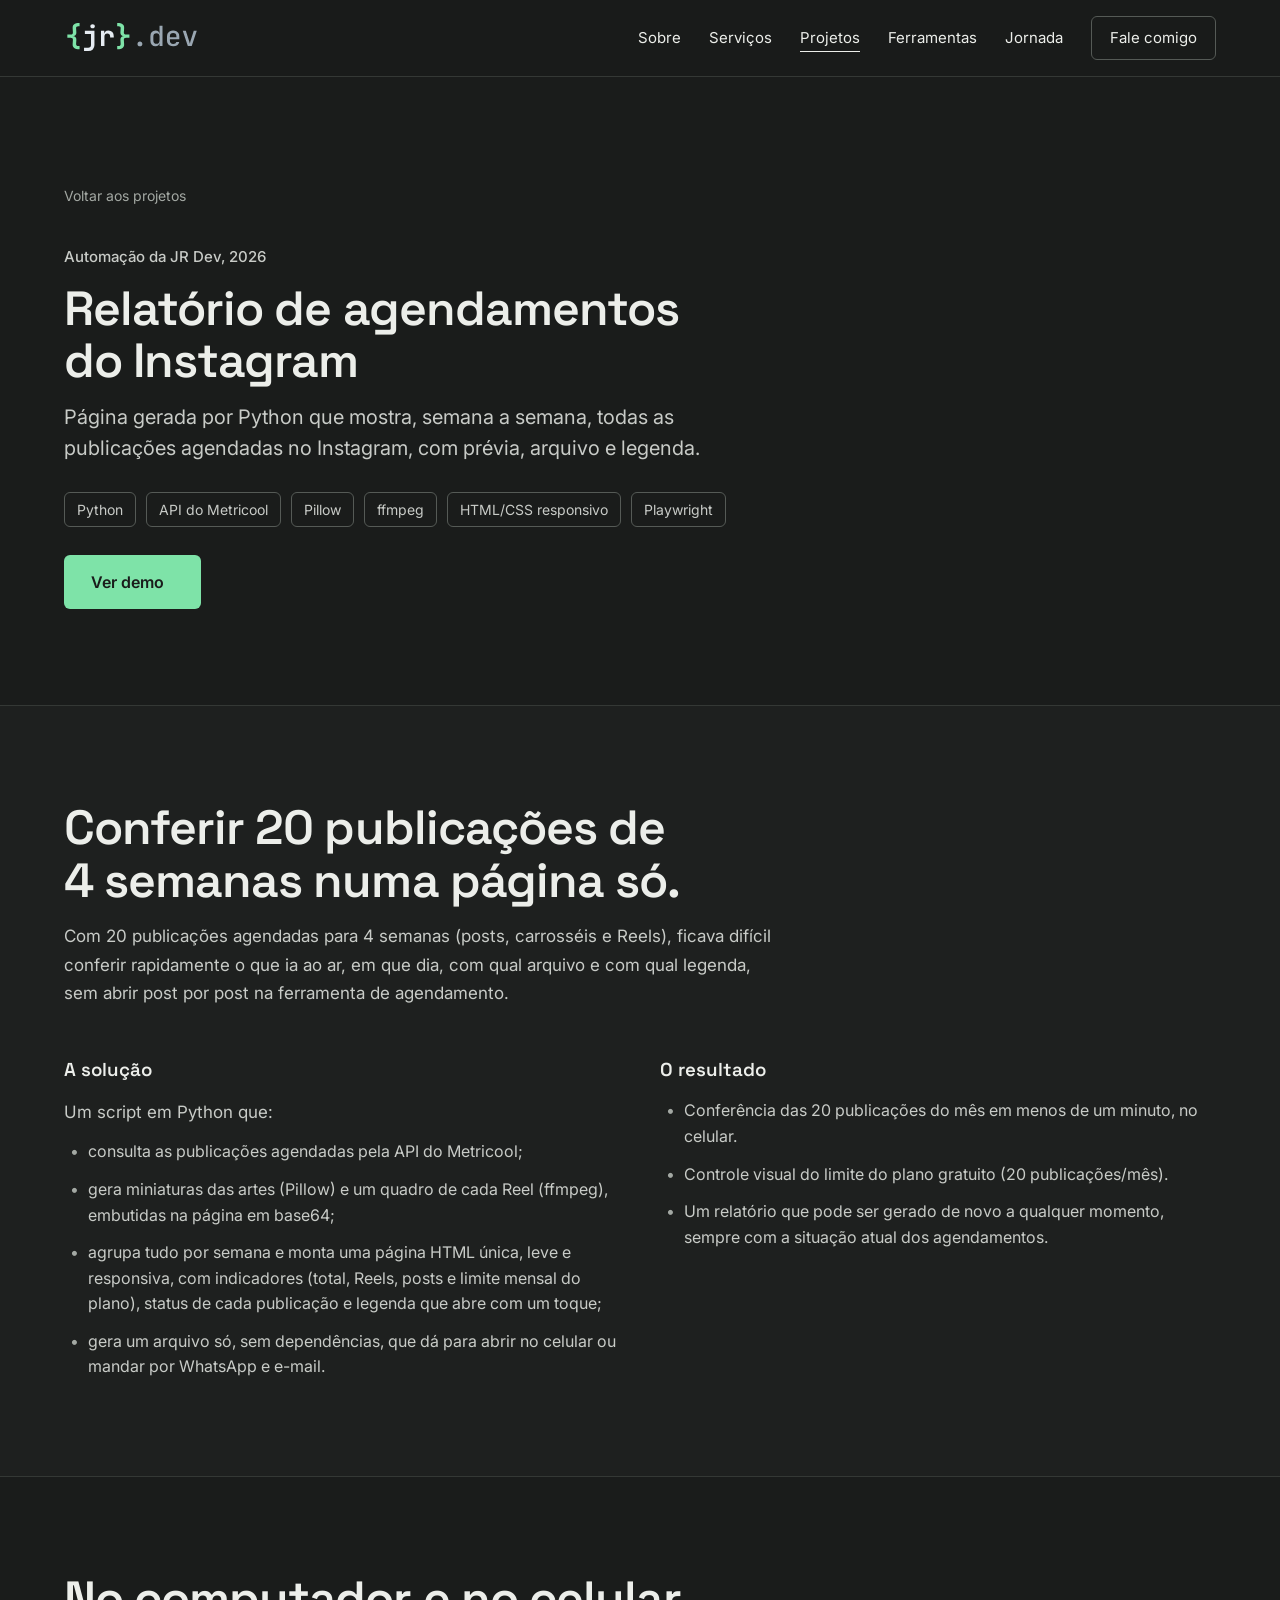
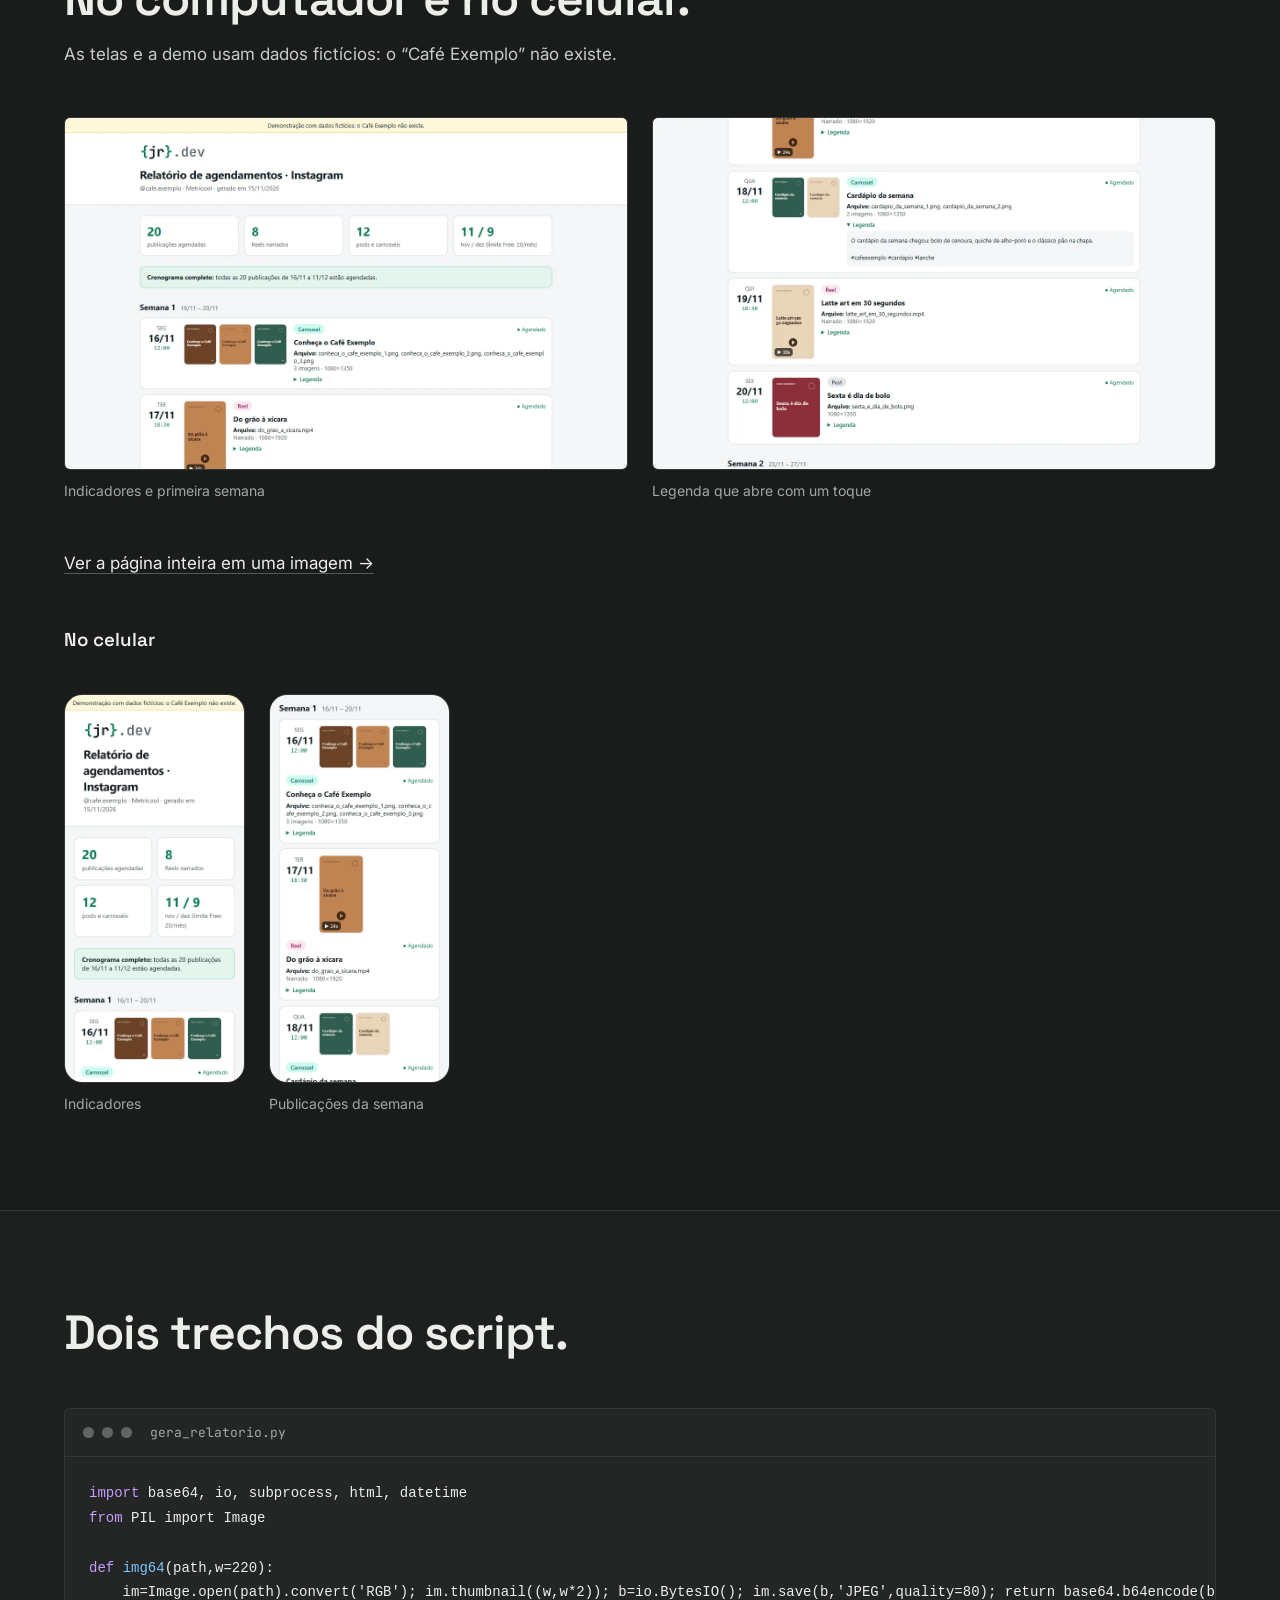
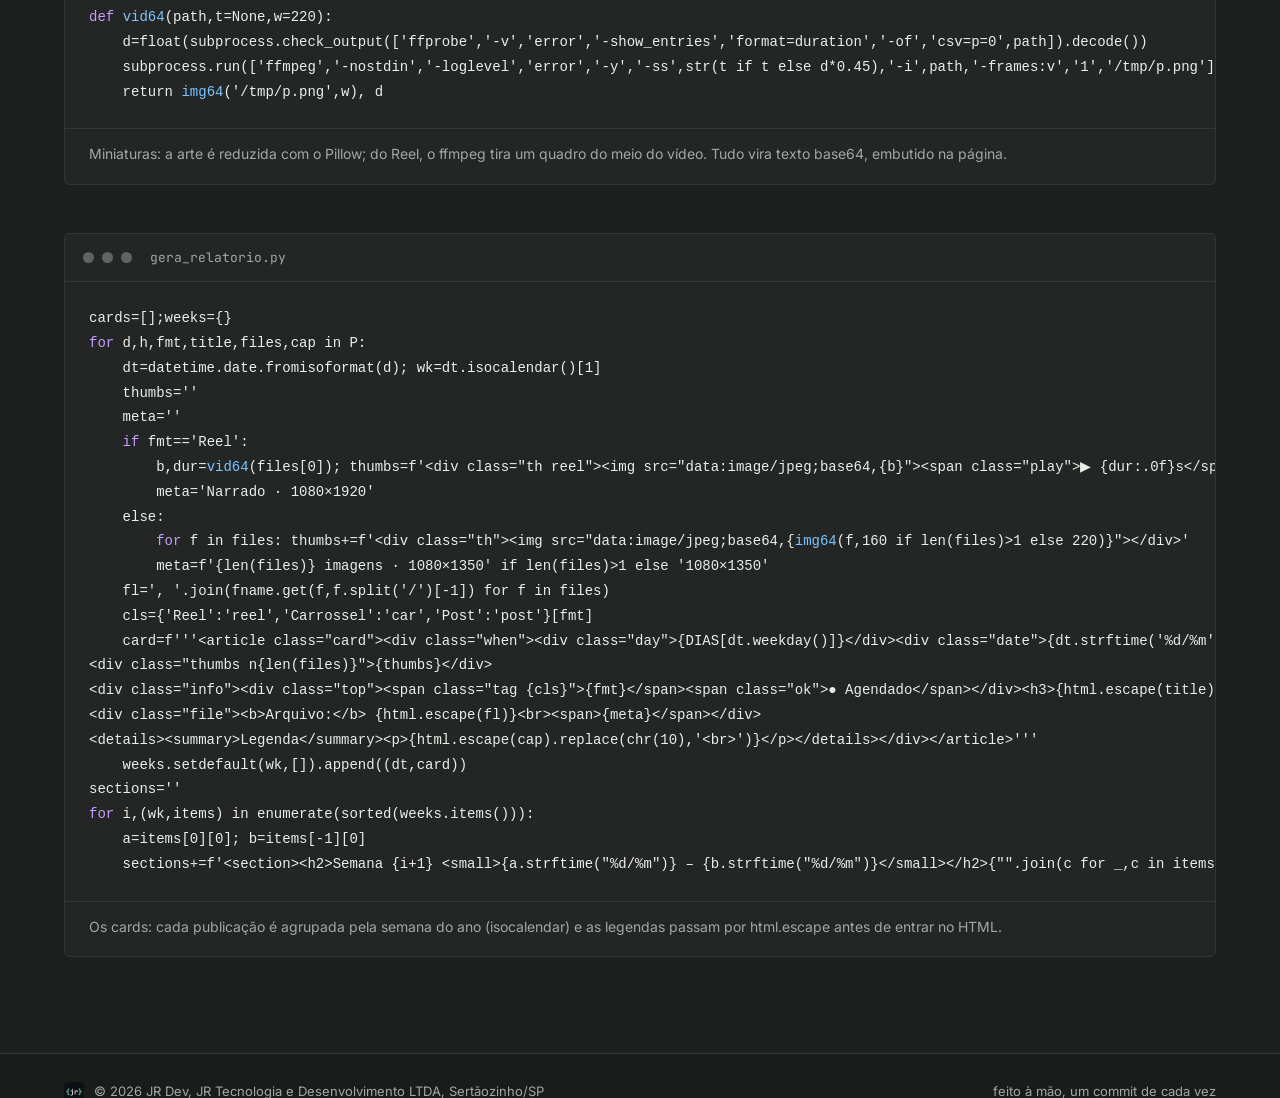
<file: projetos/relatorio-agendamentos/index.html>
<!doctype html>
<html lang="pt-BR">
<head>
  <meta charset="utf-8">
  <meta name="viewport" content="width=device-width, initial-scale=1">
  <title>Relatório de agendamentos do Instagram · JR Dev</title>
  <meta name="description" content="Página gerada por Python que mostra, semana a semana, todas as publicações agendadas no Instagram, com prévia, arquivo e legenda.">
  <meta name="theme-color" content="#1A1C1B">

  <!-- Prévia quando o link é compartilhado (WhatsApp, LinkedIn) -->
  <meta property="og:type" content="article">
  <meta property="og:site_name" content="JR Dev">
  <meta property="og:title" content="Relatório de agendamentos do Instagram · JR Dev">
  <meta property="og:description" content="Página gerada por Python que mostra, semana a semana, todas as publicações agendadas no Instagram, com prévia, arquivo e legenda.">
  <meta property="og:locale" content="pt_BR">
  <meta property="og:url" content="https://jrdevtecnologia.com.br/projetos/relatorio-agendamentos/">
  <meta property="og:image" content="https://jrdevtecnologia.com.br/assets/brand/og-image-1200x630.png">
  <meta name="twitter:card" content="summary_large_image">
  <link rel="canonical" href="https://jrdevtecnologia.com.br/projetos/relatorio-agendamentos/">

  <link rel="icon" href="../../assets/brand/favicon.ico" sizes="any">
  <link rel="icon" href="../../assets/brand/favicon-32.png" type="image/png" sizes="32x32">
  <link rel="apple-touch-icon" href="../../assets/brand/apple-touch-icon.png">

  <link rel="preconnect" href="https://fonts.googleapis.com">
  <link rel="preconnect" href="https://fonts.gstatic.com" crossorigin>
  <link rel="preload" as="style" href="https://fonts.googleapis.com/css2?family=Space+Grotesk:wght@600&family=Inter:wght@400;500;600&family=JetBrains+Mono:wght@400;500&display=swap" onload="this.onload=null;this.rel='stylesheet'">
  <noscript><link rel="stylesheet" href="https://fonts.googleapis.com/css2?family=Space+Grotesk:wght@600&family=Inter:wght@400;500;600&family=JetBrains+Mono:wght@400;500&display=swap"></noscript>

  <!-- Mesmos estilos do site + os estilos só das páginas de projeto -->
  <link rel="stylesheet" href="../../css/tokens.css?v=20261125b">
  <link rel="stylesheet" href="../../css/style.css?v=20261125b">
  <link rel="stylesheet" href="../../css/projeto.css?v=20261125b">
  <!-- main.js: menu do celular e ano do rodapé -->
  <script src="../../js/main.js?v=20261125b" defer></script>
</head>
<body>

  <a class="skip-link" href="#conteudo">Pular para o conteúdo</a>

  <!-- ================= NAV (igual à página inicial) ================= -->
  <header class="site-header">
    <nav class="container nav" aria-label="Principal">
      <a class="logo" href="../../">
        <img src="../../assets/brand/jrdev-logo-escuro.svg" alt="JR Dev, página inicial" width="135" height="30">
      </a>

      <button class="nav-toggle" type="button" aria-expanded="false" aria-controls="menu" aria-label="Abrir menu">
        <svg width="22" height="22" viewBox="0 0 24 24" fill="none" stroke="currentColor" stroke-width="1.6" stroke-linecap="round" aria-hidden="true"><path d="M4 7h16M4 12h16M4 17h16"/></svg>
      </button>

      <ul class="nav-links" id="menu">
        <li><a href="../../#sobre">Sobre</a></li>
        <li><a href="../../#servicos">Serviços</a></li>
        <li><a href="../../#projetos" aria-current="true">Projetos</a></li>
        <li><a href="../../#ferramentas">Ferramentas</a></li>
        <li><a href="../../#jornada">Jornada</a></li>
        <li><a class="btn-pill" href="../../#contato">Fale comigo</a></li>
      </ul>
    </nav>
  </header>

  <main id="conteudo">
    <!-- ================= TOPO DO PROJETO ================= -->
    <section class="section projeto-topo" aria-labelledby="projeto-titulo">
      <div class="container section-inner">
        <a class="voltar" href="../../#projetos">Voltar aos projetos</a>
        <div class="section-head">
          <p class="label">Automação da JR Dev, 2026</p>
          <h1 id="projeto-titulo" class="section-title">Relatório de agendamentos do Instagram</h1>
          <p class="projeto-resumo">Página gerada por Python que mostra, semana a semana, todas as publicações agendadas no Instagram, com prévia, arquivo e legenda.</p>
        </div>
        <ul class="projeto-tags" aria-label="Tecnologias"><li>Python</li><li>API do Metricool</li><li>Pillow</li><li>ffmpeg</li><li>HTML/CSS responsivo</li><li>Playwright</li></ul>
        <div class="btn-row">
          <a class="btn btn-primary" href="demo.html" target="_blank" rel="noopener">
            Ver demo<span class="sr-only"> (abre em nova aba)</span>
          </a>
        </div>
      </div>
    </section>

    <!-- ================= DESAFIO / SOLUÇÃO / RESULTADO ================= -->
    <section class="section section--alt" aria-labelledby="desafio-titulo">
      <div class="container section-inner">
        <div class="section-head">
          <h2 id="desafio-titulo" class="section-title">Conferir 20 publicações de 4 semanas numa página só.</h2>
          <p class="projeto-texto">Com 20 publicações agendadas para 4 semanas (posts, carrosséis e Reels), ficava difícil conferir rapidamente o que ia ao ar, em que dia, com qual arquivo e com qual legenda, sem abrir post por post na ferramenta de agendamento.</p>
        </div>
        <div class="projeto-colunas">
          <div>
            <h3>A solução</h3>
            <p class="projeto-texto">Um script em Python que:</p>
            <ul class="destaques">
              <li>consulta as publicações agendadas pela API do Metricool;</li>
              <li>gera miniaturas das artes (Pillow) e um quadro de cada Reel (ffmpeg), embutidas na página em base64;</li>
              <li>agrupa tudo por semana e monta uma página HTML única, leve e responsiva, com indicadores (total, Reels, posts e limite mensal do plano), status de cada publicação e legenda que abre com um toque;</li>
              <li>gera um arquivo só, sem dependências, que dá para abrir no celular ou mandar por WhatsApp e e-mail.</li>
            </ul>
          </div>
          <div>
            <h3>O resultado</h3>
            <ul class="destaques">
              <li>Conferência das 20 publicações do mês em menos de um minuto, no celular.</li>
              <li>Controle visual do limite do plano gratuito (20 publicações/mês).</li>
              <li>Um relatório que pode ser gerado de novo a qualquer momento, sempre com a situação atual dos agendamentos.</li>
            </ul>
          </div>
        </div>
      </div>
    </section>

    <!-- ================= GALERIA ================= -->
    <section class="section" aria-labelledby="galeria-titulo">
      <div class="container section-inner">
        <div class="section-head">
          <h2 id="galeria-titulo" class="section-title">No computador e no celular.</h2>
          <p class="projeto-texto">As telas e a demo usam dados fictícios: o “Café Exemplo” não existe.</p>
        </div>
        <div class="galeria galeria--desktop">
          <figure>
            <img src="../../img/relatorio-agendamentos/desktop-topo.webp" alt="Topo do relatório no computador, com os indicadores: 20 publicações agendadas, 8 Reels, 12 posts e carrosséis e o limite do plano" width="1280" height="800" loading="lazy">
            <figcaption>Indicadores e primeira semana</figcaption>
          </figure>
          <figure>
            <img src="../../img/relatorio-agendamentos/desktop-legenda-aberta.webp" alt="Card de uma publicação com a legenda aberta no relatório" width="1280" height="800" loading="lazy">
            <figcaption>Legenda que abre com um toque</figcaption>
          </figure>
        </div>
        <p class="projeto-texto"><a href="../../img/relatorio-agendamentos/desktop-pagina-inteira.webp" target="_blank" rel="noopener">Ver a página inteira em uma imagem →<span class="sr-only"> (abre em nova aba)</span></a></p>
        <h3 class="galeria-subtitulo">No celular</h3>
        <div class="galeria galeria--celular">
          <figure>
            <img src="../../img/relatorio-agendamentos/celular-topo.webp" alt="Relatório de agendamentos no celular, com os indicadores" width="390" height="844" loading="lazy">
            <figcaption>Indicadores</figcaption>
          </figure>
          <figure>
            <img src="../../img/relatorio-agendamentos/celular-cards.webp" alt="Cards das publicações agendadas no celular" width="390" height="844" loading="lazy">
            <figcaption>Publicações da semana</figcaption>
          </figure>
        </div>
      </div>
    </section>

    <!-- ================= CÓDIGO ================= -->
    <section class="section section--alt" aria-labelledby="codigo-titulo">
      <div class="container section-inner">
        <div class="section-head">
          <h2 id="codigo-titulo" class="section-title">Dois trechos do script.</h2>
        </div>
        <figure class="code-window projeto-codigo">
          <div class="code-window-bar" aria-hidden="true">
            <span class="light"></span>
            <span class="light"></span>
            <span class="light"></span>
            <span class="filename" translate="no">gera_relatorio.py</span>
          </div>
<pre translate="no" tabindex="0"><code><span class="tok-kw">import</span> base64, io, subprocess, html, datetime
<span class="tok-kw">from</span> PIL import Image

<span class="tok-kw">def</span> <span class="tok-fn">img64</span>(path,w=220):
    im=Image.open(path).convert(&#x27;RGB&#x27;); im.thumbnail((w,w*2)); b=io.BytesIO(); im.save(b,&#x27;JPEG&#x27;,quality=80); return base64.b64encode(b.getvalue()).decode()
<span class="tok-kw">def</span> <span class="tok-fn">vid64</span>(path,t=None,w=220):
    d=float(subprocess.check_output([&#x27;ffprobe&#x27;,&#x27;-v&#x27;,&#x27;error&#x27;,&#x27;-show_entries&#x27;,&#x27;format=duration&#x27;,&#x27;-of&#x27;,&#x27;csv=p=0&#x27;,path]).decode())
    subprocess.run([&#x27;ffmpeg&#x27;,&#x27;-nostdin&#x27;,&#x27;-loglevel&#x27;,&#x27;error&#x27;,&#x27;-y&#x27;,&#x27;-ss&#x27;,str(t if t else d*0.45),&#x27;-i&#x27;,path,&#x27;-frames:v&#x27;,&#x27;1&#x27;,&#x27;/tmp/p.png&#x27;])
    return <span class="tok-fn">img64</span>(&#x27;/tmp/p.png&#x27;,w), d</code></pre>
          <figcaption>Miniaturas: a arte é reduzida com o Pillow; do Reel, o ffmpeg tira um quadro do meio do vídeo. Tudo vira texto base64, embutido na página.</figcaption>
        </figure>
        <figure class="code-window projeto-codigo">
          <div class="code-window-bar" aria-hidden="true">
            <span class="light"></span>
            <span class="light"></span>
            <span class="light"></span>
            <span class="filename" translate="no">gera_relatorio.py</span>
          </div>
<pre translate="no" tabindex="0"><code>cards=[];weeks={}
<span class="tok-kw">for</span> d,h,fmt,title,files,cap in P:
    dt=datetime.date.fromisoformat(d); wk=dt.isocalendar()[1]
    thumbs=&#x27;&#x27;
    meta=&#x27;&#x27;
    <span class="tok-kw">if</span> fmt==&#x27;Reel&#x27;:
        b,dur=<span class="tok-fn">vid64</span>(files[0]); thumbs=f&#x27;&lt;div class=&quot;th reel&quot;&gt;&lt;img src=&quot;data:image/jpeg;base64,{b}&quot;&gt;&lt;span class=&quot;play&quot;&gt;▶ {dur:.0f}s&lt;/span&gt;&lt;/div&gt;&#x27;
        meta=&#x27;Narrado · 1080×1920&#x27;
    else:
        <span class="tok-kw">for</span> f in files: thumbs+=f&#x27;&lt;div class=&quot;th&quot;&gt;&lt;img src=&quot;data:image/jpeg;base64,{<span class="tok-fn">img64</span>(f,160 if len(files)&gt;1 else 220)}&quot;&gt;&lt;/div&gt;&#x27;
        meta=f&#x27;{len(files)} imagens · 1080×1350&#x27; if len(files)&gt;1 else &#x27;1080×1350&#x27;
    fl=&#x27;, &#x27;.join(fname.get(f,f.split(&#x27;/&#x27;)[-1]) for f in files)
    cls={&#x27;Reel&#x27;:&#x27;reel&#x27;,&#x27;Carrossel&#x27;:&#x27;car&#x27;,&#x27;Post&#x27;:&#x27;post&#x27;}[fmt]
    card=f&#x27;&#x27;&#x27;&lt;article class=&quot;card&quot;&gt;&lt;div class=&quot;when&quot;&gt;&lt;div class=&quot;day&quot;&gt;{DIAS[dt.weekday()]}&lt;/div&gt;&lt;div class=&quot;date&quot;&gt;{dt.strftime(&#x27;%d/%m&#x27;)}&lt;/div&gt;&lt;div class=&quot;hour&quot;&gt;{h}&lt;/div&gt;&lt;/div&gt;
&lt;div class=&quot;thumbs n{len(files)}&quot;&gt;{thumbs}&lt;/div&gt;
&lt;div class=&quot;info&quot;&gt;&lt;div class=&quot;top&quot;&gt;&lt;span class=&quot;tag {cls}&quot;&gt;{fmt}&lt;/span&gt;&lt;span class=&quot;ok&quot;&gt;● Agendado&lt;/span&gt;&lt;/div&gt;&lt;h3&gt;{html.escape(title)}&lt;/h3&gt;
&lt;div class=&quot;file&quot;&gt;&lt;b&gt;Arquivo:&lt;/b&gt; {html.escape(fl)}&lt;br&gt;&lt;span&gt;{meta}&lt;/span&gt;&lt;/div&gt;
&lt;details&gt;&lt;summary&gt;Legenda&lt;/summary&gt;&lt;p&gt;{html.escape(cap).replace(chr(10),&#x27;&lt;br&gt;&#x27;)}&lt;/p&gt;&lt;/details&gt;&lt;/div&gt;&lt;/article&gt;&#x27;&#x27;&#x27;
    weeks.setdefault(wk,[]).append((dt,card))
sections=&#x27;&#x27;
<span class="tok-kw">for</span> i,(wk,items) in enumerate(sorted(weeks.items())):
    a=items[0][0]; b=items[-1][0]
    sections+=f&#x27;&lt;section&gt;&lt;h2&gt;Semana {i+1} &lt;small&gt;{a.strftime(&quot;%d/%m&quot;)} – {b.strftime(&quot;%d/%m&quot;)}&lt;/small&gt;&lt;/h2&gt;{&quot;&quot;.join(c for _,c in items)}&lt;/section&gt;&#x27;</code></pre>
          <figcaption>Os cards: cada publicação é agrupada pela semana do ano (isocalendar) e as legendas passam por html.escape antes de entrar no HTML.</figcaption>
        </figure>
      </div>
    </section>
  </main>

  <!-- ================= RODAPÉ ================= -->
  <footer class="site-footer">
    <div class="container footer-inner">
      <span class="footer-brand">
        <img src="../../assets/brand/jrdev-simbolo.svg" alt="" width="20" height="20">
        <span>© <span id="ano">2026</span> JR Dev, JR Tecnologia e Desenvolvimento LTDA, Sertãozinho/SP</span>
      </span>
      <span>feito à mão, um commit de cada vez</span>
    </div>
  </footer>

</body>
</html>
</file>
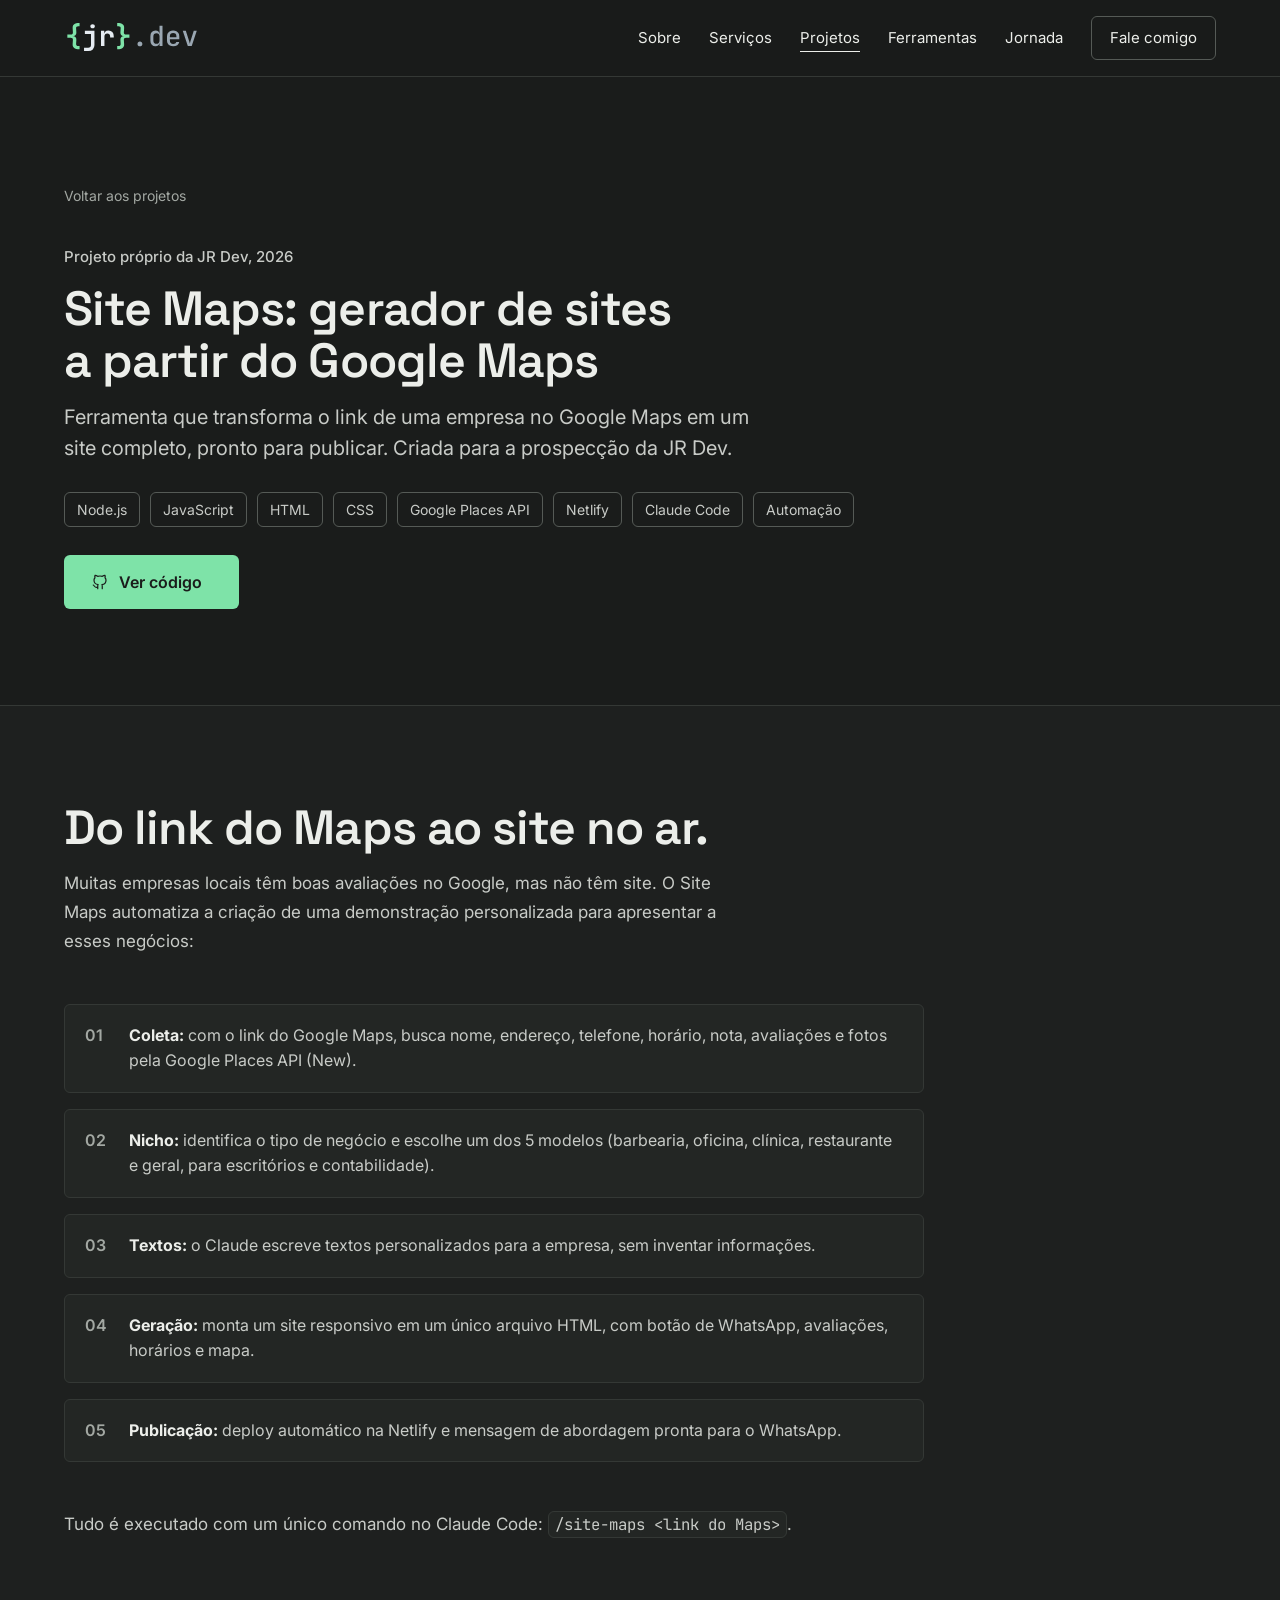
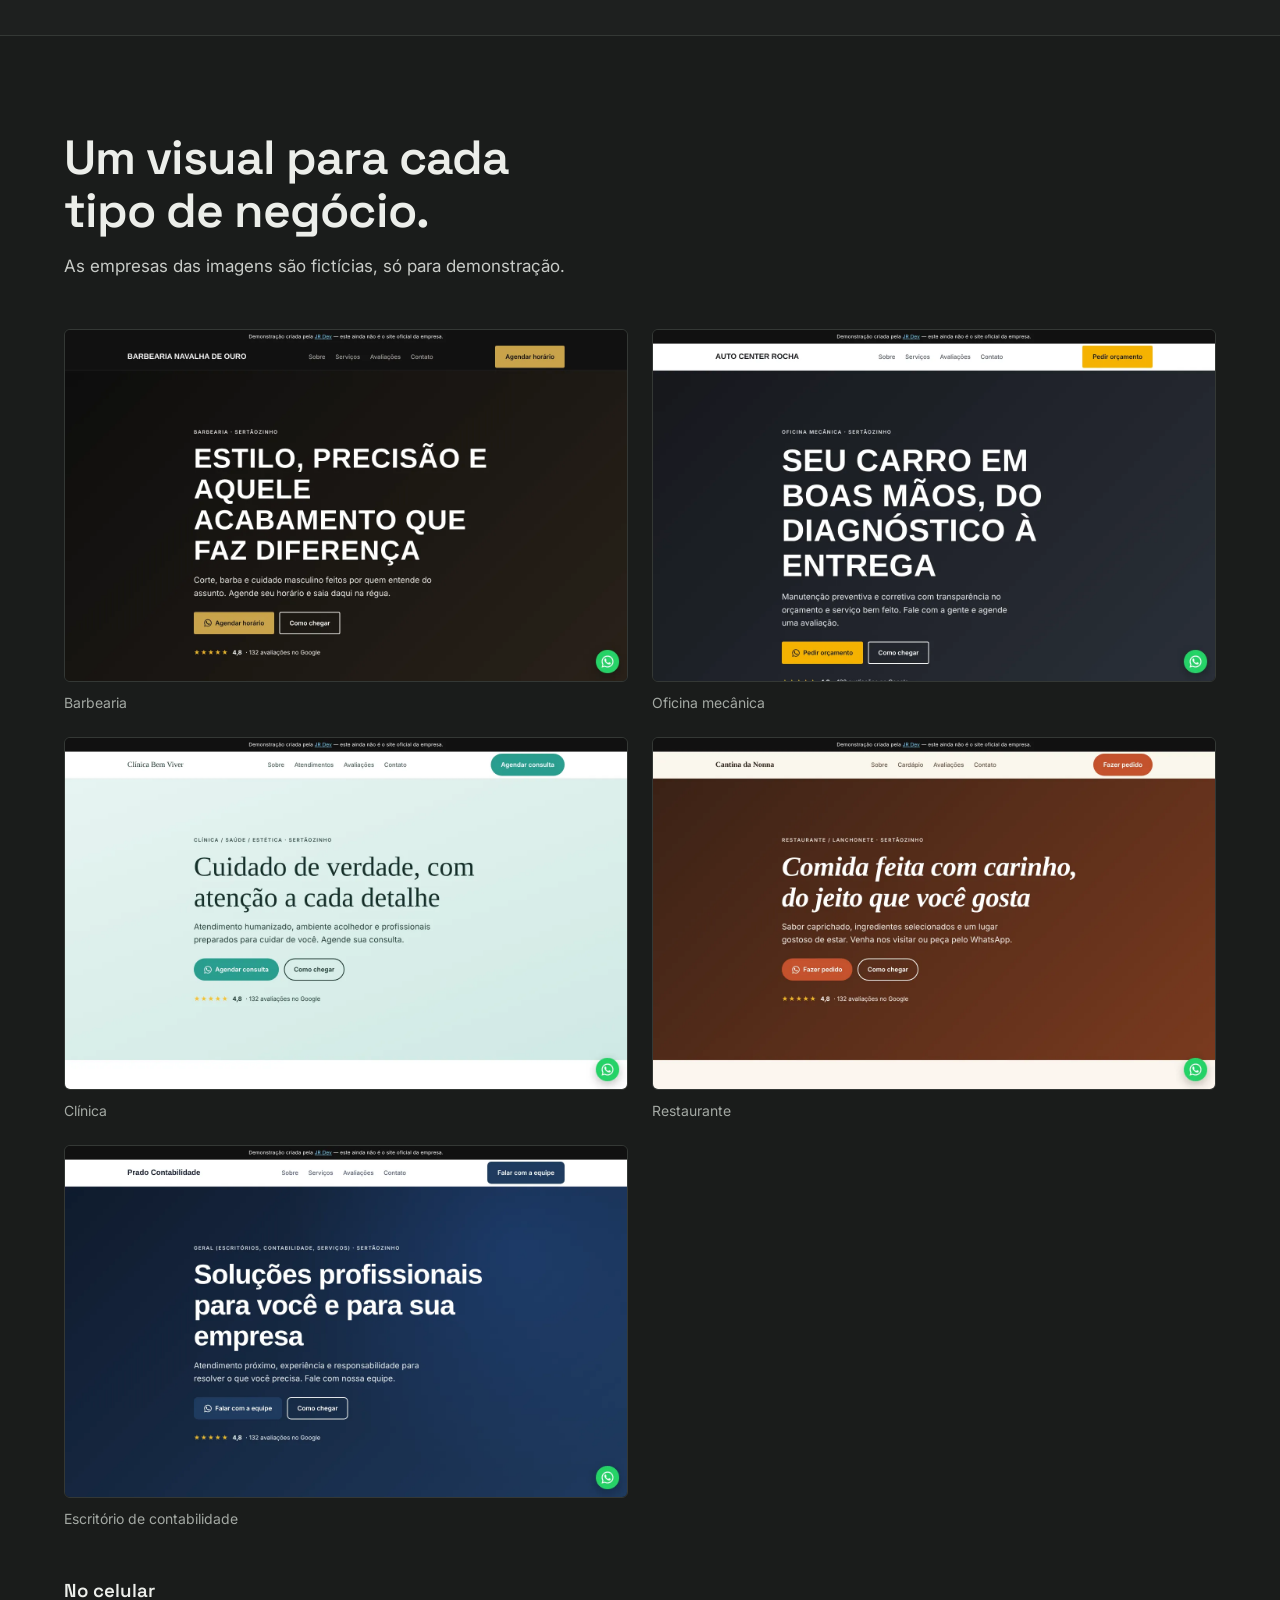
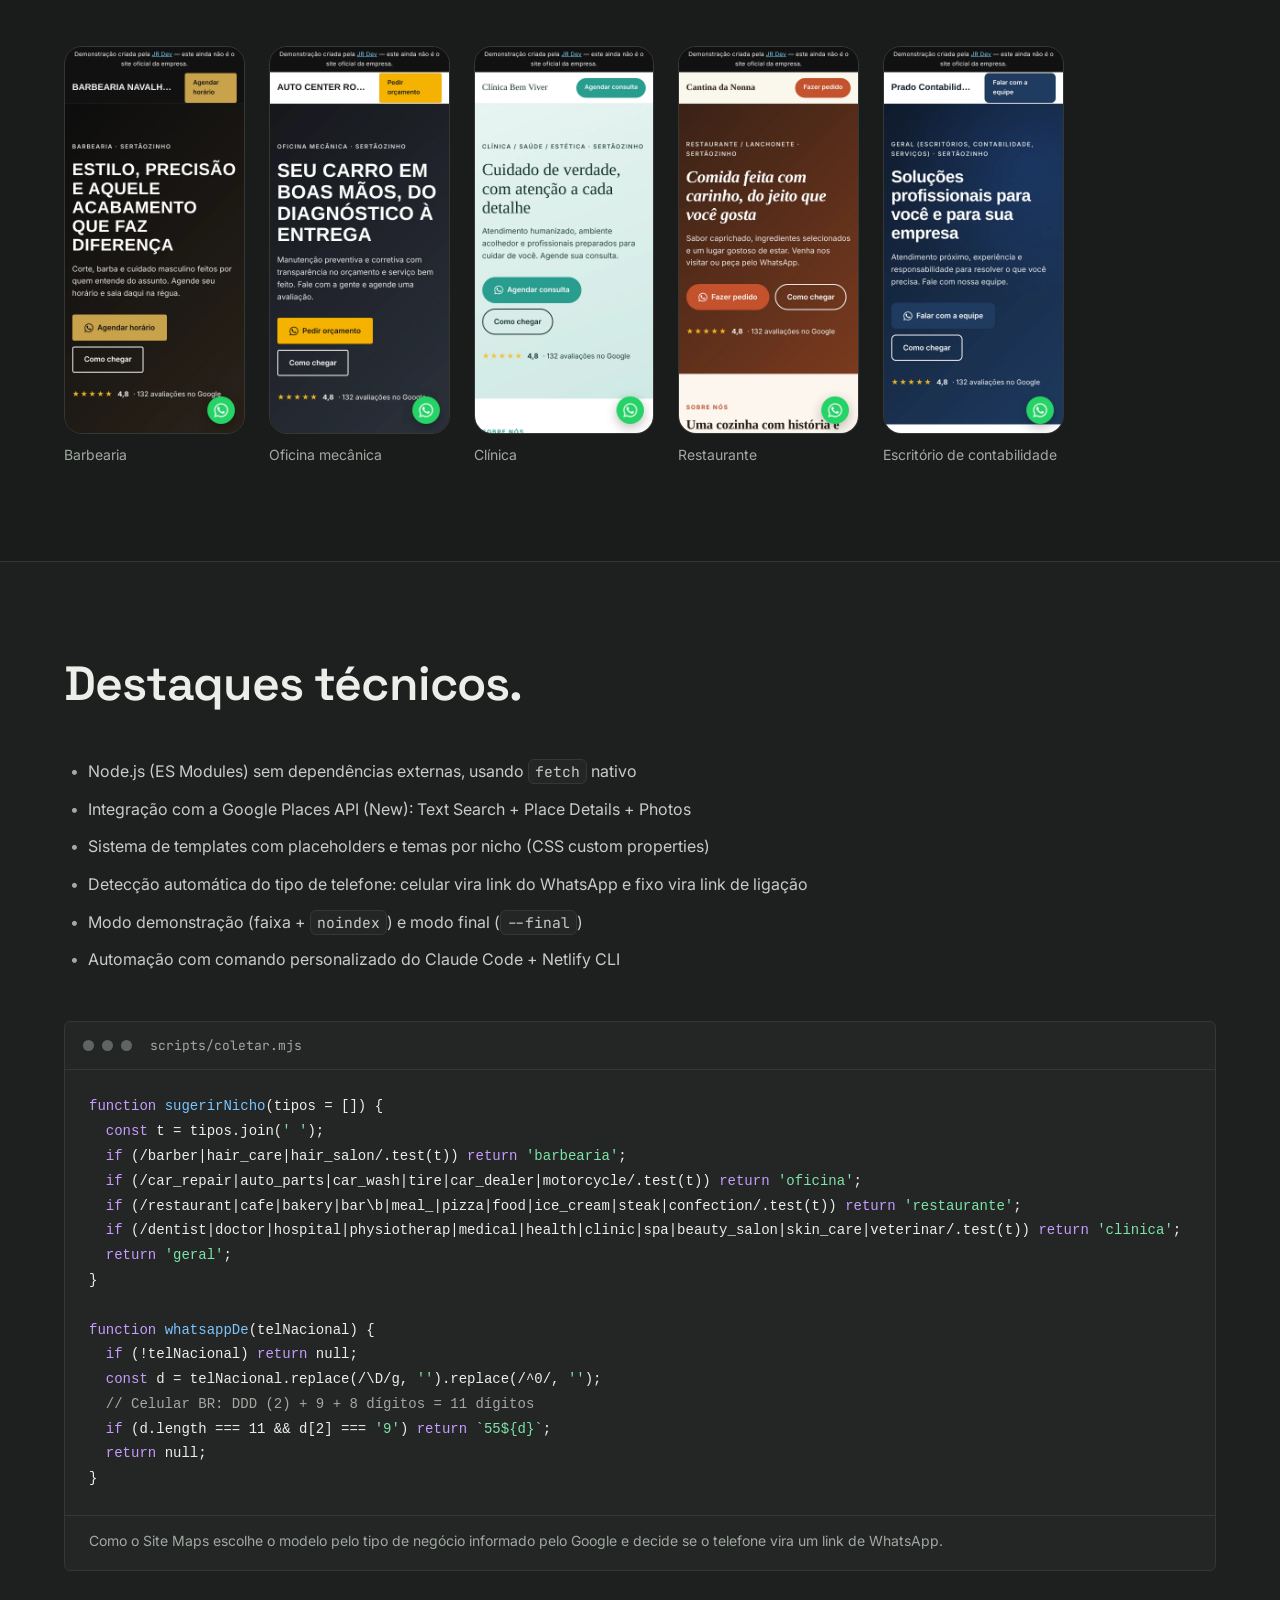
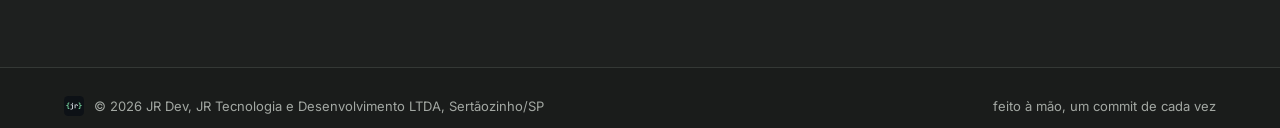
<file: projetos/site-maps/index.html>
<!doctype html>
<html lang="pt-BR">
<head>
  <meta charset="utf-8">
  <meta name="viewport" content="width=device-width, initial-scale=1">
  <title>Site Maps – gerador de sites a partir do Google Maps · JR Dev</title>
  <meta name="description" content="Ferramenta da JR Dev que transforma o link de uma empresa no Google Maps em um site completo, pronto para publicar.">
  <meta name="theme-color" content="#1A1C1B">

  <!-- Prévia quando o link é compartilhado (WhatsApp, LinkedIn) -->
  <meta property="og:type" content="article">
  <meta property="og:site_name" content="JR Dev">
  <meta property="og:title" content="Site Maps – gerador de sites a partir do Google Maps · JR Dev">
  <meta property="og:description" content="Ferramenta da JR Dev que transforma o link de uma empresa no Google Maps em um site completo, pronto para publicar.">
  <meta property="og:locale" content="pt_BR">
  <meta property="og:url" content="https://jrdevtecnologia.com.br/projetos/site-maps/">
  <meta property="og:image" content="https://jrdevtecnologia.com.br/assets/brand/og-image-1200x630.png">
  <meta name="twitter:card" content="summary_large_image">
  <link rel="canonical" href="https://jrdevtecnologia.com.br/projetos/site-maps/">

  <link rel="icon" href="../../assets/brand/favicon.ico" sizes="any">
  <link rel="icon" href="../../assets/brand/favicon-32.png" type="image/png" sizes="32x32">
  <link rel="apple-touch-icon" href="../../assets/brand/apple-touch-icon.png">

  <link rel="preconnect" href="https://fonts.googleapis.com">
  <link rel="preconnect" href="https://fonts.gstatic.com" crossorigin>
  <link rel="preload" as="style" href="https://fonts.googleapis.com/css2?family=Space+Grotesk:wght@600&family=Inter:wght@400;500;600&family=JetBrains+Mono:wght@400;500&display=swap" onload="this.onload=null;this.rel='stylesheet'">
  <noscript><link rel="stylesheet" href="https://fonts.googleapis.com/css2?family=Space+Grotesk:wght@600&family=Inter:wght@400;500;600&family=JetBrains+Mono:wght@400;500&display=swap"></noscript>

  <!-- Mesmos estilos do site + os estilos só das páginas de projeto -->
  <link rel="stylesheet" href="../../css/tokens.css?v=20261125b">
  <link rel="stylesheet" href="../../css/style.css?v=20261125b">
  <link rel="stylesheet" href="../../css/projeto.css?v=20261125b">
  <!-- main.js: menu do celular e ano do rodapé -->
  <script src="../../js/main.js?v=20261125b" defer></script>
</head>
<body>

  <a class="skip-link" href="#conteudo">Pular para o conteúdo</a>

  <!-- ================= NAV (igual à página inicial) ================= -->
  <header class="site-header">
    <nav class="container nav" aria-label="Principal">
      <a class="logo" href="../../">
        <img src="../../assets/brand/jrdev-logo-escuro.svg" alt="JR Dev, página inicial" width="135" height="30">
      </a>

      <button class="nav-toggle" type="button" aria-expanded="false" aria-controls="menu" aria-label="Abrir menu">
        <svg width="22" height="22" viewBox="0 0 24 24" fill="none" stroke="currentColor" stroke-width="1.6" stroke-linecap="round" aria-hidden="true"><path d="M4 7h16M4 12h16M4 17h16"/></svg>
      </button>

      <ul class="nav-links" id="menu">
        <li><a href="../../#sobre">Sobre</a></li>
        <li><a href="../../#servicos">Serviços</a></li>
        <li><a href="../../#projetos" aria-current="true">Projetos</a></li>
        <li><a href="../../#ferramentas">Ferramentas</a></li>
        <li><a href="../../#jornada">Jornada</a></li>
        <li><a class="btn-pill" href="../../#contato">Fale comigo</a></li>
      </ul>
    </nav>
  </header>

  <main id="conteudo">
    <!-- ================= TOPO DO PROJETO ================= -->
    <section class="section projeto-topo" aria-labelledby="projeto-titulo">
      <div class="container section-inner">
        <a class="voltar" href="../../#projetos">Voltar aos projetos</a>
        <div class="section-head">
          <p class="label">Projeto próprio da JR Dev, 2026</p>
          <h1 id="projeto-titulo" class="section-title">Site Maps: gerador de sites a partir do Google Maps</h1>
          <p class="projeto-resumo">Ferramenta que transforma o link de uma empresa no Google Maps em um site completo, pronto para publicar. Criada para a prospecção da JR Dev.</p>
        </div>
        <ul class="projeto-tags" aria-label="Tecnologias"><li>Node.js</li><li>JavaScript</li><li>HTML</li><li>CSS</li><li>Google Places API</li><li>Netlify</li><li>Claude Code</li><li>Automação</li></ul>
        <div class="btn-row">
          <a class="btn btn-primary" href="https://github.com/JuanRochaz/site-maps" target="_blank" rel="noopener">
            <svg width="18" height="18" viewBox="0 0 24 24" fill="none" stroke="currentColor" stroke-width="1.6" stroke-linecap="round" stroke-linejoin="round" aria-hidden="true"><path d="M9 19c-4.3 1.4-4.3-2.5-6-3m12 5v-3.5c0-1 .1-1.4-.5-2 2.8-.3 5.5-1.4 5.5-6a4.6 4.6 0 0 0-1.3-3.2 4.2 4.2 0 0 0-.1-3.2s-1.1-.3-3.5 1.3a12.3 12.3 0 0 0-6.2 0C6.5 2.8 5.4 3.1 5.4 3.1a4.2 4.2 0 0 0-.1 3.2A4.6 4.6 0 0 0 4 9.5c0 4.6 2.7 5.7 5.5 6-.6.6-.6 1.2-.5 2V21"/></svg>
            Ver código<span class="sr-only"> (abre em nova aba)</span>
          </a>
        </div>
      </div>
    </section>

    <!-- ================= COMO FUNCIONA ================= -->
    <section class="section section--alt" aria-labelledby="como-titulo">
      <div class="container section-inner">
        <div class="section-head">
          <h2 id="como-titulo" class="section-title">Do link do Maps ao site no ar.</h2>
          <p class="projeto-texto">Muitas empresas locais têm boas avaliações no Google, mas não têm site. O Site Maps automatiza a criação de uma demonstração personalizada para apresentar a esses negócios:</p>
        </div>
        <ol class="passos">
          <li><strong>Coleta:</strong> com o link do Google Maps, busca nome, endereço, telefone, horário, nota, avaliações e fotos pela Google Places API (New).</li>
          <li><strong>Nicho:</strong> identifica o tipo de negócio e escolhe um dos 5 modelos (barbearia, oficina, clínica, restaurante e geral, para escritórios e contabilidade).</li>
          <li><strong>Textos:</strong> o Claude escreve textos personalizados para a empresa, sem inventar informações.</li>
          <li><strong>Geração:</strong> monta um site responsivo em um único arquivo HTML, com botão de WhatsApp, avaliações, horários e mapa.</li>
          <li><strong>Publicação:</strong> deploy automático na Netlify e mensagem de abordagem pronta para o WhatsApp.</li>
        </ol>
        <p class="projeto-texto">Tudo é executado com um único comando no Claude Code: <code translate="no">/site-maps &lt;link do Maps&gt;</code>.</p>
      </div>
    </section>

    <!-- ================= GALERIA ================= -->
    <section class="section" aria-labelledby="galeria-titulo">
      <div class="container section-inner">
        <div class="section-head">
          <h2 id="galeria-titulo" class="section-title">Um visual para cada tipo de negócio.</h2>
          <p class="projeto-texto">As empresas das imagens são fictícias, só para demonstração.</p>
        </div>
        <div class="galeria galeria--desktop">
          <figure>
            <img src="../../img/site-maps/desktop-barbearia.webp" alt="Modelo de site para barbearia gerado pelo Site Maps, no computador" width="1440" height="900" loading="lazy">
            <figcaption>Barbearia</figcaption>
          </figure>
          <figure>
            <img src="../../img/site-maps/desktop-oficina.webp" alt="Modelo de site para oficina mecânica gerado pelo Site Maps, no computador" width="1440" height="900" loading="lazy">
            <figcaption>Oficina mecânica</figcaption>
          </figure>
          <figure>
            <img src="../../img/site-maps/desktop-clinica.webp" alt="Modelo de site para clínica gerado pelo Site Maps, no computador" width="1440" height="900" loading="lazy">
            <figcaption>Clínica</figcaption>
          </figure>
          <figure>
            <img src="../../img/site-maps/desktop-restaurante.webp" alt="Modelo de site para restaurante gerado pelo Site Maps, no computador" width="1440" height="900" loading="lazy">
            <figcaption>Restaurante</figcaption>
          </figure>
          <figure>
            <img src="../../img/site-maps/desktop-geral.webp" alt="Modelo de site para escritório de contabilidade gerado pelo Site Maps, no computador" width="1440" height="900" loading="lazy">
            <figcaption>Escritório de contabilidade</figcaption>
          </figure>
        </div>
        <h3 class="galeria-subtitulo">No celular</h3>
        <div class="galeria galeria--celular">
          <figure>
            <img src="../../img/site-maps/mobile-barbearia.webp" alt="Modelo de site para barbearia gerado pelo Site Maps, no celular" width="390" height="844" loading="lazy">
            <figcaption>Barbearia</figcaption>
          </figure>
          <figure>
            <img src="../../img/site-maps/mobile-oficina.webp" alt="Modelo de site para oficina mecânica gerado pelo Site Maps, no celular" width="390" height="844" loading="lazy">
            <figcaption>Oficina mecânica</figcaption>
          </figure>
          <figure>
            <img src="../../img/site-maps/mobile-clinica.webp" alt="Modelo de site para clínica gerado pelo Site Maps, no celular" width="390" height="844" loading="lazy">
            <figcaption>Clínica</figcaption>
          </figure>
          <figure>
            <img src="../../img/site-maps/mobile-restaurante.webp" alt="Modelo de site para restaurante gerado pelo Site Maps, no celular" width="390" height="844" loading="lazy">
            <figcaption>Restaurante</figcaption>
          </figure>
          <figure>
            <img src="../../img/site-maps/mobile-geral.webp" alt="Modelo de site para escritório de contabilidade gerado pelo Site Maps, no celular" width="390" height="844" loading="lazy">
            <figcaption>Escritório de contabilidade</figcaption>
          </figure>
        </div>
      </div>
    </section>

    <!-- ================= TÉCNICO ================= -->
    <section class="section section--alt" aria-labelledby="tecnico-titulo">
      <div class="container section-inner">
        <div class="section-head">
          <h2 id="tecnico-titulo" class="section-title">Destaques técnicos.</h2>
        </div>
        <ul class="destaques">
          <li>Node.js (ES Modules) sem dependências externas, usando <code>fetch</code> nativo</li>
          <li>Integração com a Google Places API (New): Text Search + Place Details + Photos</li>
          <li>Sistema de templates com placeholders e temas por nicho (CSS custom properties)</li>
          <li>Detecção automática do tipo de telefone: celular vira link do WhatsApp e fixo vira link de ligação</li>
          <li>Modo demonstração (faixa + <code>noindex</code>) e modo final (<code>--final</code>)</li>
          <li>Automação com comando personalizado do Claude Code + Netlify CLI</li>
        </ul>
        <figure class="code-window projeto-codigo">
          <div class="code-window-bar" aria-hidden="true">
            <span class="light"></span>
            <span class="light"></span>
            <span class="light"></span>
            <span class="filename" translate="no">scripts/coletar.mjs</span>
          </div>
<pre translate="no" tabindex="0"><code><span class="tok-kw">function</span> <span class="tok-fn">sugerirNicho</span>(tipos = []) {
  <span class="tok-kw">const</span> t = tipos.join(<span class="tok-str">&#x27; &#x27;</span>);
  <span class="tok-kw">if</span> (/barber|hair_care|hair_salon/.test(t)) <span class="tok-kw">return</span> <span class="tok-str">&#x27;barbearia&#x27;</span>;
  <span class="tok-kw">if</span> (/car_repair|auto_parts|car_wash|tire|car_dealer|motorcycle/.test(t)) <span class="tok-kw">return</span> <span class="tok-str">&#x27;oficina&#x27;</span>;
  <span class="tok-kw">if</span> (/restaurant|cafe|bakery|bar\b|meal_|pizza|food|ice_cream|steak|confection/.test(t)) <span class="tok-kw">return</span> <span class="tok-str">&#x27;restaurante&#x27;</span>;
  <span class="tok-kw">if</span> (/dentist|doctor|hospital|physiotherap|medical|health|clinic|spa|beauty_salon|skin_care|veterinar/.test(t)) <span class="tok-kw">return</span> <span class="tok-str">&#x27;clinica&#x27;</span>;
  <span class="tok-kw">return</span> <span class="tok-str">&#x27;geral&#x27;</span>;
}

<span class="tok-kw">function</span> <span class="tok-fn">whatsappDe</span>(telNacional) {
  <span class="tok-kw">if</span> (!telNacional) <span class="tok-kw">return</span> null;
  <span class="tok-kw">const</span> d = telNacional.replace(/\D/g, <span class="tok-str">&#x27;&#x27;</span>).replace(/^0/, <span class="tok-str">&#x27;&#x27;</span>);
  <span class="tok-com">// Celular BR: DDD (2) + 9 + 8 dígitos = 11 dígitos</span>
  <span class="tok-kw">if</span> (d.length === 11 &amp;&amp; d[2] === <span class="tok-str">&#x27;9&#x27;</span>) <span class="tok-kw">return</span> <span class="tok-str">`55${d}`</span>;
  <span class="tok-kw">return</span> null;
}</code></pre>
          <figcaption>Como o Site Maps escolhe o modelo pelo tipo de negócio informado pelo Google e decide se o telefone vira um link de WhatsApp.</figcaption>
        </figure>
      </div>
    </section>
  </main>

  <!-- ================= RODAPÉ ================= -->
  <footer class="site-footer">
    <div class="container footer-inner">
      <span class="footer-brand">
        <img src="../../assets/brand/jrdev-simbolo.svg" alt="" width="20" height="20">
        <span>© <span id="ano">2026</span> JR Dev, JR Tecnologia e Desenvolvimento LTDA, Sertãozinho/SP</span>
      </span>
      <span>feito à mão, um commit de cada vez</span>
    </div>
  </footer>

</body>
</html>
</file>
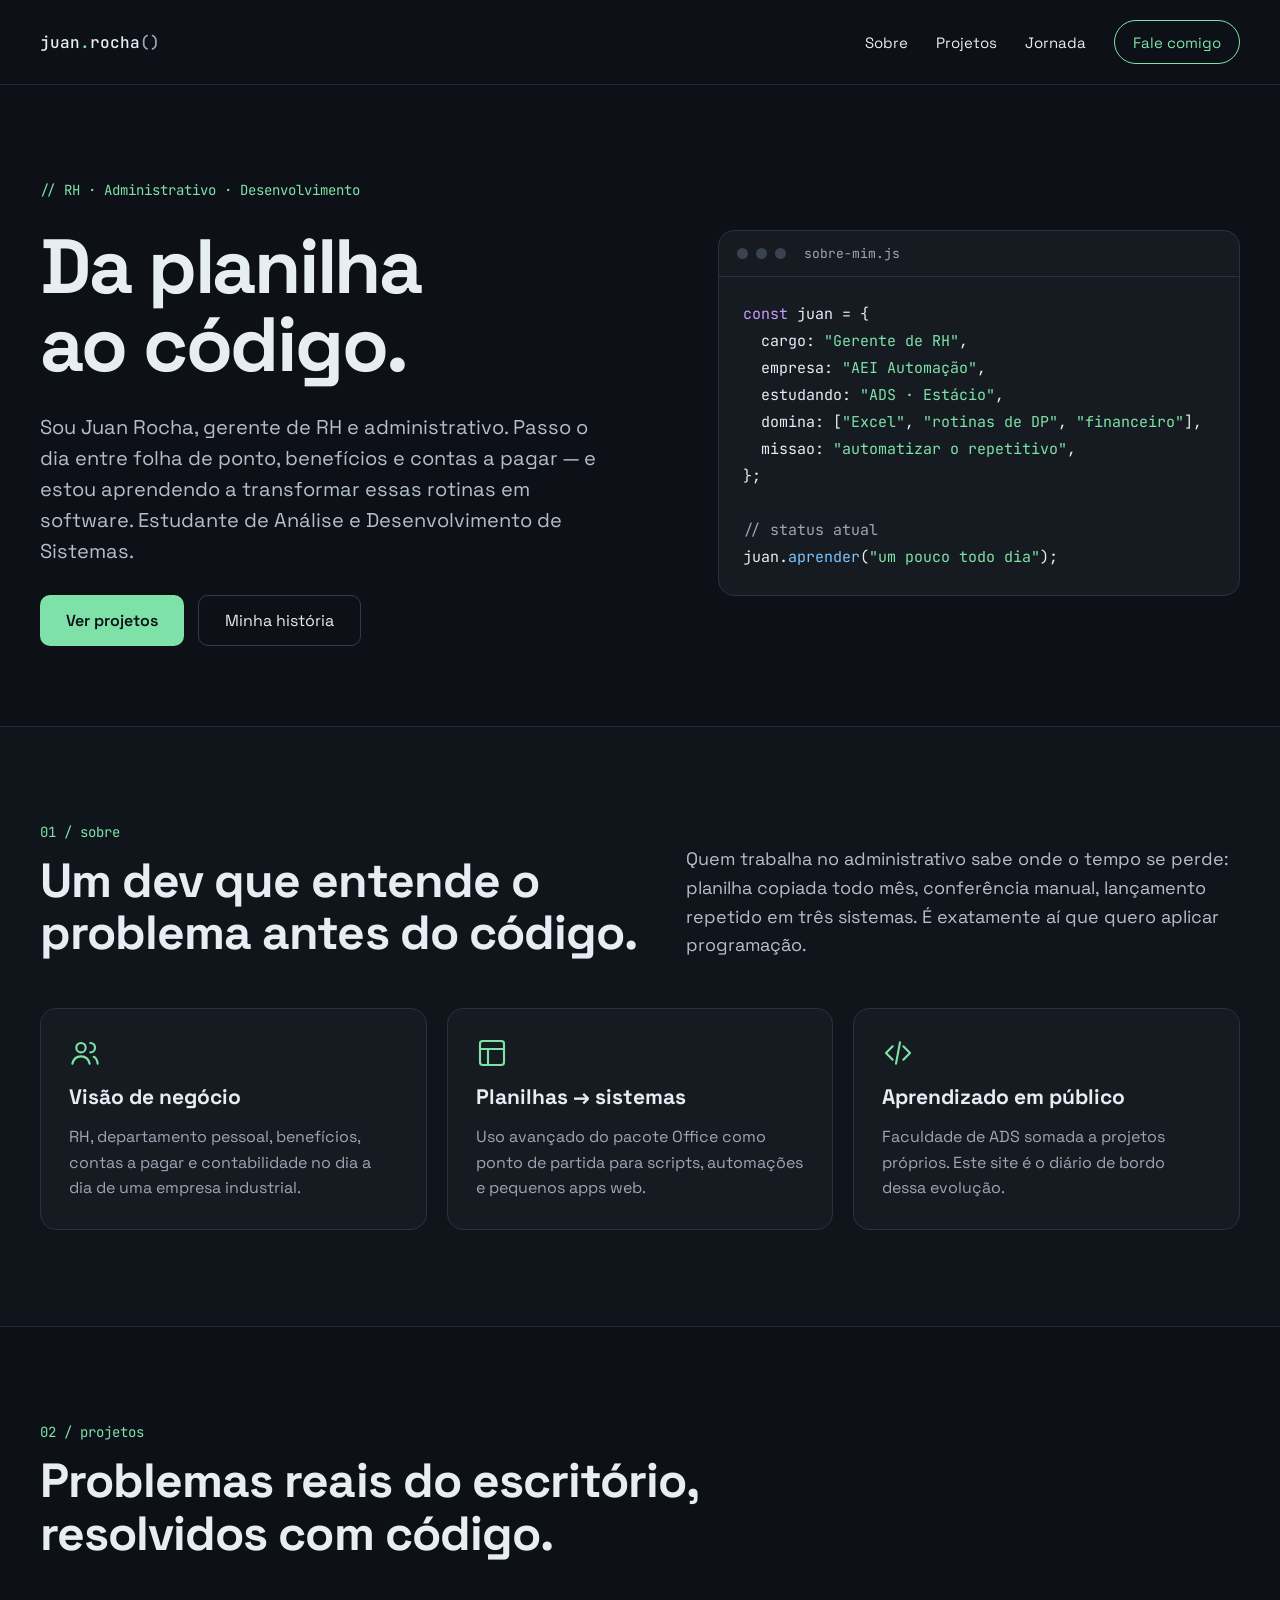
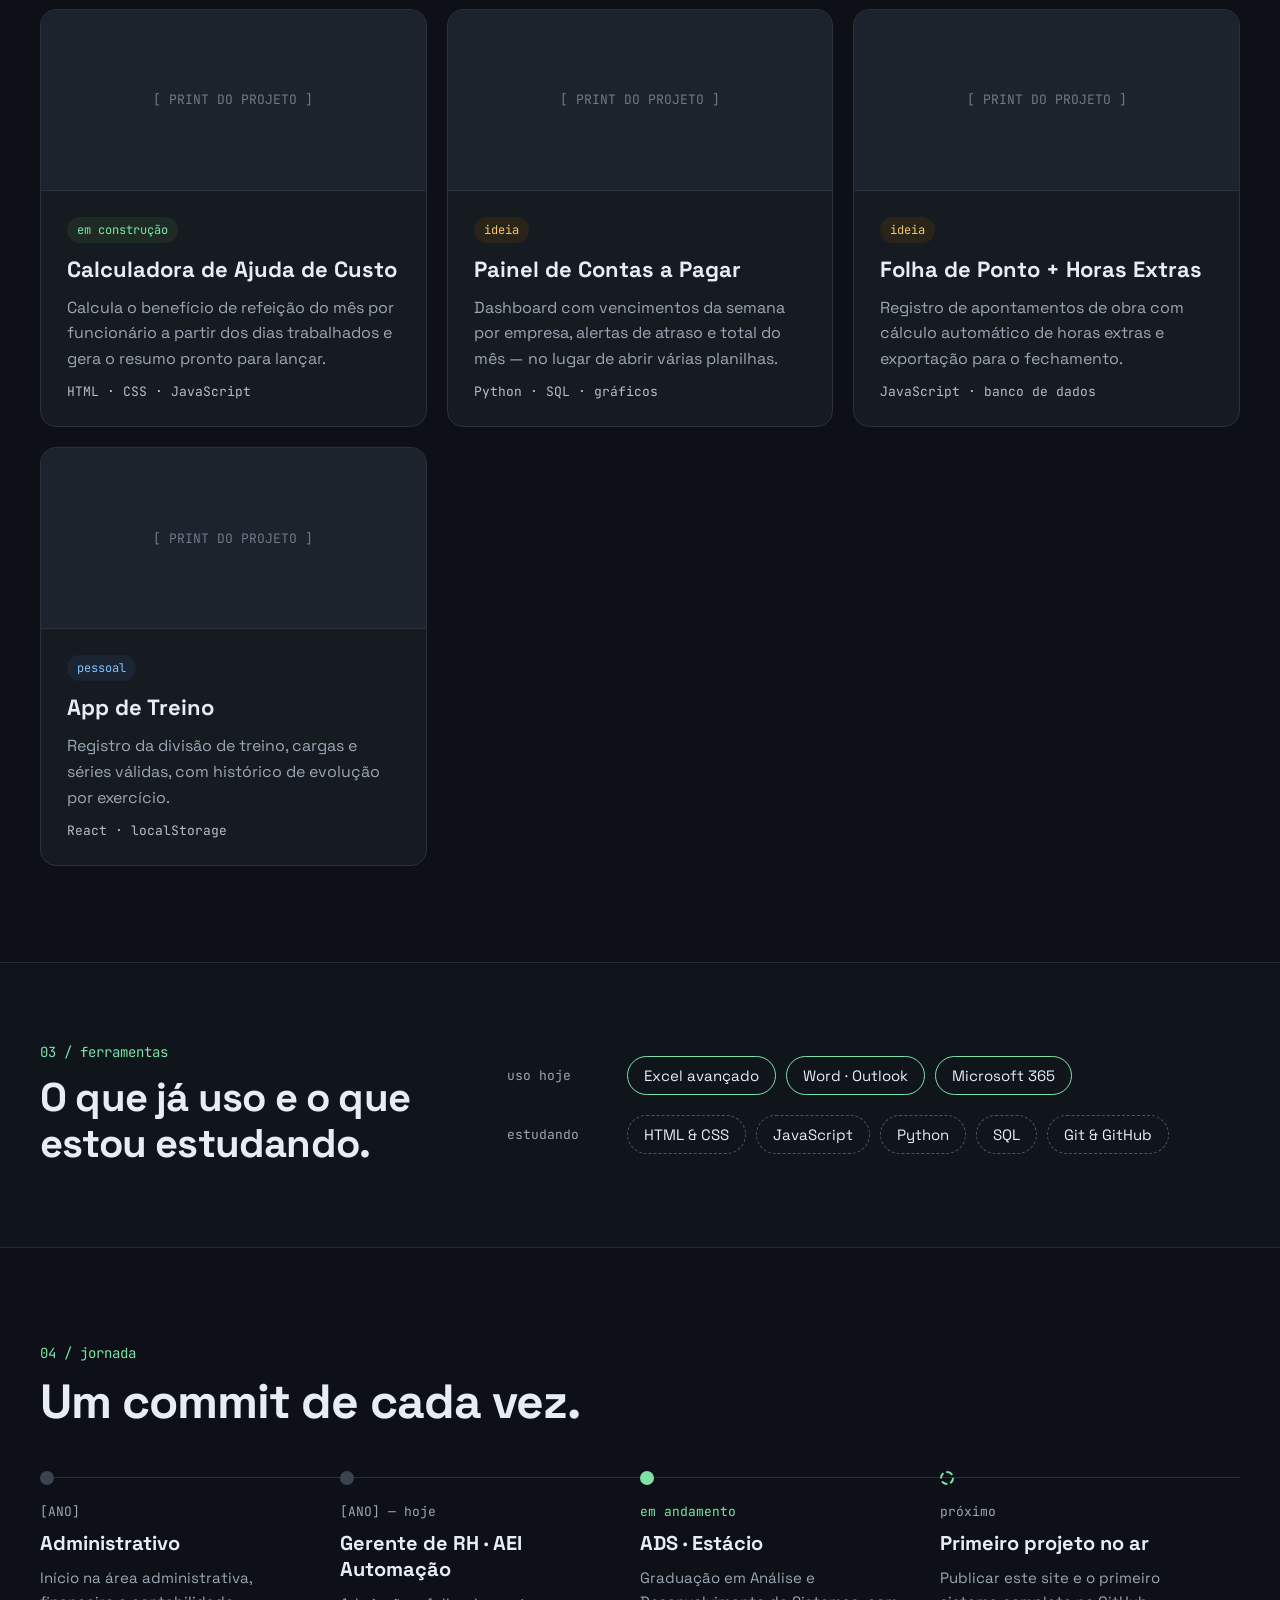
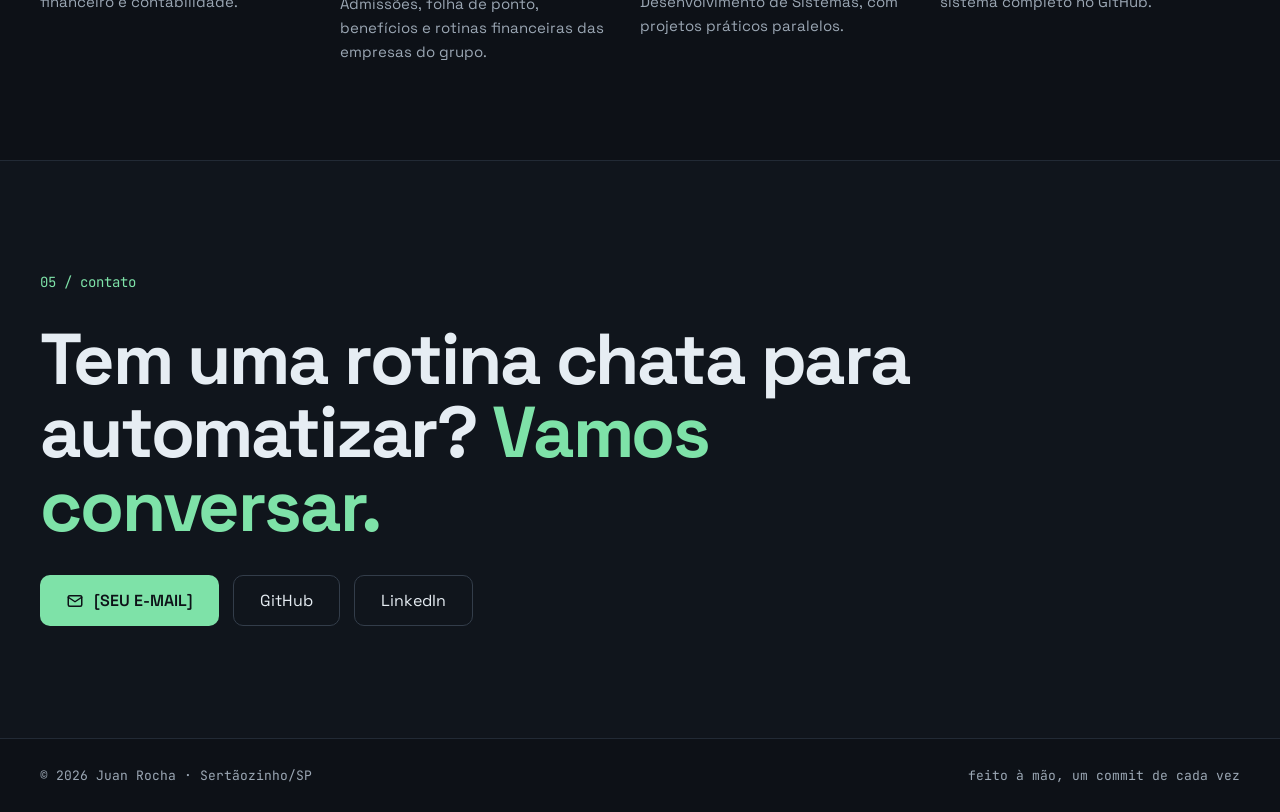
<file: design/referencia-design.html>
<!doctype html>
<html lang="pt-BR">
<head>
<meta charset="utf-8">
<title>Juan Rocha — Portfólio</title>
<meta name="viewport" content="width=device-width, initial-scale=1">
<link rel="preconnect" href="https://fonts.googleapis.com">
<link rel="stylesheet" href="https://fonts.googleapis.com/css2?family=Space+Grotesk:wght@400;500;600;700&amp;family=JetBrains+Mono:wght@400;500&amp;display=swap">
<style>
body{margin:0;background:#0D1117}
a{color:#E6EDF3;text-decoration:none}a:hover{color:#7EE2A8}
</style>
</head>
<body>
<div style="background: #0D1117; color: #E6EDF3; font-family: 'Space Grotesk', system-ui, sans-serif; min-height: 100vh">

<!-- NAV -->
<header style="border-bottom: 1px solid #222A35">
<nav style="max-width: 1200px; margin: 0 auto; padding: 20px 24px; display: flex; flex-wrap: wrap; gap: 16px; justify-content: space-between; align-items: center">
<a href="#topo" style="font-family: 'JetBrains Mono', monospace; font-size: 16px; font-weight: 500">juan<span style="color: #7EE2A8">.</span>rocha<span style="color: #9BA7B4">()</span></a>
<div style="display: flex; flex-wrap: wrap; gap: 28px; font-size: 15px; align-items: center">
<a href="#sobre">Sobre</a>
<a href="#projetos">Projetos</a>
<a href="#jornada">Jornada</a>
<a href="#contato" style="padding: 10px 18px; border: 1px solid #7EE2A8; border-radius: 999px; color: #7EE2A8; min-height: 44px; box-sizing: border-box; display: inline-flex; align-items: center">Fale comigo</a>
</div>
</nav>
</header>

<!-- HERO -->
<section id="topo" style="max-width: 1200px; margin: 0 auto; padding: 96px 24px 80px; display: flex; flex-wrap: wrap; gap: 56px; align-items: center">
<div style="flex: 1 1 520px; min-width: 0; display: flex; flex-direction: column; gap: 28px">
<p style="margin: 0; font-family: 'JetBrains Mono', monospace; font-size: 14px; color: #7EE2A8">// RH · Administrativo · Desenvolvimento</p>
<h1 style="margin: 0; font-size: clamp(44px, 6vw, 80px); line-height: 1.02; font-weight: 700; letter-spacing: -0.03em">Da planilha<br>ao código.</h1>
<p style="margin: 0; font-size: 20px; line-height: 1.55; color: #B4BFCB; max-width: 560px">Sou Juan Rocha, gerente de RH e administrativo. Passo o dia entre folha de ponto, benefícios e contas a pagar — e estou aprendendo a transformar essas rotinas em software. Estudante de Análise e Desenvolvimento de Sistemas.</p>
<div style="display: flex; flex-wrap: wrap; gap: 14px">
<a href="#projetos" style="background: #7EE2A8; color: #0D1117; font-weight: 600; padding: 14px 26px; border-radius: 10px; font-size: 16px; min-height: 48px; box-sizing: border-box; display: inline-flex; align-items: center">Ver projetos</a>
<a href="#sobre" style="border: 1px solid #333D4A; padding: 14px 26px; border-radius: 10px; font-size: 16px; min-height: 48px; box-sizing: border-box; display: inline-flex; align-items: center">Minha história</a>
</div>
</div>
<div style="flex: 1 1 420px; min-width: 0">
<div style="background: #161B22; border: 1px solid #2A313C; border-radius: 16px; overflow: hidden">
<div style="display: flex; gap: 8px; align-items: center; padding: 14px 18px; border-bottom: 1px solid #2A313C">
<span style="width: 11px; height: 11px; border-radius: 50%; background: #3A4350"></span>
<span style="width: 11px; height: 11px; border-radius: 50%; background: #3A4350"></span>
<span style="width: 11px; height: 11px; border-radius: 50%; background: #3A4350"></span>
<span style="margin-left: 10px; font-family: 'JetBrains Mono', monospace; font-size: 13px; color: #9BA7B4">sobre-mim.js</span>
</div>
<pre style="margin: 0; padding: 24px; font-family: 'JetBrains Mono', monospace; font-size: 15px; line-height: 1.8; color: #E6EDF3; white-space: pre-wrap"><span style="color: #C79BFF">const</span> juan = {
  cargo: <span style="color: #7EE2A8">"Gerente de RH"</span>,
  empresa: <span style="color: #7EE2A8">"AEI Automação"</span>,
  estudando: <span style="color: #7EE2A8">"ADS · Estácio"</span>,
  domina: [<span style="color: #7EE2A8">"Excel"</span>, <span style="color: #7EE2A8">"rotinas de DP"</span>, <span style="color: #7EE2A8">"financeiro"</span>],
  missao: <span style="color: #7EE2A8">"automatizar o repetitivo"</span>,
};

<span style="color: #9BA7B4">// status atual</span>
juan.<span style="color: #7CC4FF">aprender</span>(<span style="color: #7EE2A8">"um pouco todo dia"</span>);</pre>
</div>
</div>
</section>

<!-- SOBRE / O QUE EU TRAGO -->
<section id="sobre" style="border-top: 1px solid #222A35; background: #10151C">
<div style="max-width: 1200px; margin: 0 auto; padding: 96px 24px; display: flex; flex-direction: column; gap: 48px">
<div style="display: flex; flex-wrap: wrap; gap: 32px; justify-content: space-between; align-items: flex-end">
<div style="display: flex; flex-direction: column; gap: 14px; flex: 1 1 420px; min-width: 0">
<p style="margin: 0; font-family: 'JetBrains Mono', monospace; font-size: 14px; color: #7EE2A8">01 / sobre</p>
<h2 style="margin: 0; font-size: clamp(32px, 4vw, 48px); line-height: 1.1; letter-spacing: -0.02em">Um dev que entende o problema antes do código.</h2>
</div>
<p style="margin: 0; flex: 1 1 360px; min-width: 0; font-size: 18px; line-height: 1.6; color: #B4BFCB">Quem trabalha no administrativo sabe onde o tempo se perde: planilha copiada todo mês, conferência manual, lançamento repetido em três sistemas. É exatamente aí que quero aplicar programação.</p>
</div>
<div style="display: grid; grid-template-columns: repeat(auto-fit, minmax(260px, 1fr)); gap: 20px">
<div style="background: #161B22; border: 1px solid #2A313C; border-radius: 16px; padding: 28px; display: flex; flex-direction: column; gap: 14px">
<svg width="32" height="32" viewBox="0 0 24 24" fill="none" stroke="#7EE2A8" stroke-width="1.6" stroke-linecap="round" stroke-linejoin="round" aria-hidden="true"><circle cx="9" cy="8" r="3.5"></circle><path d="M2.5 20c.8-3.5 3.4-5.5 6.5-5.5s5.7 2 6.5 5.5"></path><path d="M16 4.5a3.5 3.5 0 0 1 0 7"></path><path d="M18.5 14.8c1.6.7 2.6 2.4 3 5.2"></path></svg>
<h3 style="margin: 0; font-size: 21px">Visão de negócio</h3>
<p style="margin: 0; font-size: 16px; line-height: 1.6; color: #9BA7B4">RH, departamento pessoal, benefícios, contas a pagar e contabilidade no dia a dia de uma empresa industrial.</p>
</div>
<div style="background: #161B22; border: 1px solid #2A313C; border-radius: 16px; padding: 28px; display: flex; flex-direction: column; gap: 14px">
<svg width="32" height="32" viewBox="0 0 24 24" fill="none" stroke="#7EE2A8" stroke-width="1.6" stroke-linecap="round" stroke-linejoin="round" aria-hidden="true"><rect x="3" y="3" width="18" height="18" rx="2"></rect><path d="M3 9h18M9 9v12"></path></svg>
<h3 style="margin: 0; font-size: 21px">Planilhas → sistemas</h3>
<p style="margin: 0; font-size: 16px; line-height: 1.6; color: #9BA7B4">Uso avançado do pacote Office como ponto de partida para scripts, automações e pequenos apps web.</p>
</div>
<div style="background: #161B22; border: 1px solid #2A313C; border-radius: 16px; padding: 28px; display: flex; flex-direction: column; gap: 14px">
<svg width="32" height="32" viewBox="0 0 24 24" fill="none" stroke="#7EE2A8" stroke-width="1.6" stroke-linecap="round" stroke-linejoin="round" aria-hidden="true"><path d="m8 7-5 5 5 5"></path><path d="m16 7 5 5-5 5"></path><path d="m13.5 4-3 16"></path></svg>
<h3 style="margin: 0; font-size: 21px">Aprendizado em público</h3>
<p style="margin: 0; font-size: 16px; line-height: 1.6; color: #9BA7B4">Faculdade de ADS somada a projetos próprios. Este site é o diário de bordo dessa evolução.</p>
</div>
</div>
</div>
</section>

<!-- PROJETOS -->
<section id="projetos" style="border-top: 1px solid #222A35">
<div style="max-width: 1200px; margin: 0 auto; padding: 96px 24px; display: flex; flex-direction: column; gap: 48px">
<div style="display: flex; flex-direction: column; gap: 14px; max-width: 720px">
<p style="margin: 0; font-family: 'JetBrains Mono', monospace; font-size: 14px; color: #7EE2A8">02 / projetos</p>
<h2 style="margin: 0; font-size: clamp(32px, 4vw, 48px); line-height: 1.1; letter-spacing: -0.02em">Problemas reais do escritório, resolvidos com código.</h2>
</div>
<div style="display: grid; grid-template-columns: repeat(auto-fit, minmax(320px, 1fr)); gap: 20px">

<article style="background: #161B22; border: 1px solid #2A313C; border-radius: 16px; overflow: hidden; display: flex; flex-direction: column">
<div style="height: 180px; background: #1C232D; border-bottom: 1px solid #2A313C; display: flex; align-items: center; justify-content: center; font-family: 'JetBrains Mono', monospace; font-size: 13px; color: #6E7A88">[ PRINT DO PROJETO ]</div>
<div style="padding: 26px; display: flex; flex-direction: column; gap: 12px; flex-grow: 1">
<span style="align-self: flex-start; font-family: 'JetBrains Mono', monospace; font-size: 12px; padding: 5px 10px; border-radius: 999px; background: #1E2B24; color: #7EE2A8">em construção</span>
<h3 style="margin: 0; font-size: 22px">Calculadora de Ajuda de Custo</h3>
<p style="margin: 0; font-size: 16px; line-height: 1.6; color: #9BA7B4">Calcula o benefício de refeição do mês por funcionário a partir dos dias trabalhados e gera o resumo pronto para lançar.</p>
<p style="margin: 0; font-family: 'JetBrains Mono', monospace; font-size: 13px; color: #B4BFCB">HTML · CSS · JavaScript</p>
</div>
</article>

<article style="background: #161B22; border: 1px solid #2A313C; border-radius: 16px; overflow: hidden; display: flex; flex-direction: column">
<div style="height: 180px; background: #1C232D; border-bottom: 1px solid #2A313C; display: flex; align-items: center; justify-content: center; font-family: 'JetBrains Mono', monospace; font-size: 13px; color: #6E7A88">[ PRINT DO PROJETO ]</div>
<div style="padding: 26px; display: flex; flex-direction: column; gap: 12px; flex-grow: 1">
<span style="align-self: flex-start; font-family: 'JetBrains Mono', monospace; font-size: 12px; padding: 5px 10px; border-radius: 999px; background: #2A2418; color: #F2C66D">ideia</span>
<h3 style="margin: 0; font-size: 22px">Painel de Contas a Pagar</h3>
<p style="margin: 0; font-size: 16px; line-height: 1.6; color: #9BA7B4">Dashboard com vencimentos da semana por empresa, alertas de atraso e total do mês — no lugar de abrir várias planilhas.</p>
<p style="margin: 0; font-family: 'JetBrains Mono', monospace; font-size: 13px; color: #B4BFCB">Python · SQL · gráficos</p>
</div>
</article>

<article style="background: #161B22; border: 1px solid #2A313C; border-radius: 16px; overflow: hidden; display: flex; flex-direction: column">
<div style="height: 180px; background: #1C232D; border-bottom: 1px solid #2A313C; display: flex; align-items: center; justify-content: center; font-family: 'JetBrains Mono', monospace; font-size: 13px; color: #6E7A88">[ PRINT DO PROJETO ]</div>
<div style="padding: 26px; display: flex; flex-direction: column; gap: 12px; flex-grow: 1">
<span style="align-self: flex-start; font-family: 'JetBrains Mono', monospace; font-size: 12px; padding: 5px 10px; border-radius: 999px; background: #2A2418; color: #F2C66D">ideia</span>
<h3 style="margin: 0; font-size: 22px">Folha de Ponto + Horas Extras</h3>
<p style="margin: 0; font-size: 16px; line-height: 1.6; color: #9BA7B4">Registro de apontamentos de obra com cálculo automático de horas extras e exportação para o fechamento.</p>
<p style="margin: 0; font-family: 'JetBrains Mono', monospace; font-size: 13px; color: #B4BFCB">JavaScript · banco de dados</p>
</div>
</article>

<article style="background: #161B22; border: 1px solid #2A313C; border-radius: 16px; overflow: hidden; display: flex; flex-direction: column">
<div style="height: 180px; background: #1C232D; border-bottom: 1px solid #2A313C; display: flex; align-items: center; justify-content: center; font-family: 'JetBrains Mono', monospace; font-size: 13px; color: #6E7A88">[ PRINT DO PROJETO ]</div>
<div style="padding: 26px; display: flex; flex-direction: column; gap: 12px; flex-grow: 1">
<span style="align-self: flex-start; font-family: 'JetBrains Mono', monospace; font-size: 12px; padding: 5px 10px; border-radius: 999px; background: #1A2433; color: #7CC4FF">pessoal</span>
<h3 style="margin: 0; font-size: 22px">App de Treino</h3>
<p style="margin: 0; font-size: 16px; line-height: 1.6; color: #9BA7B4">Registro da divisão de treino, cargas e séries válidas, com histórico de evolução por exercício.</p>
<p style="margin: 0; font-family: 'JetBrains Mono', monospace; font-size: 13px; color: #B4BFCB">React · localStorage</p>
</div>
</article>

</div>
</div>
</section>

<!-- STACK -->
<section style="border-top: 1px solid #222A35; background: #10151C">
<div style="max-width: 1200px; margin: 0 auto; padding: 80px 24px; display: flex; flex-wrap: wrap; gap: 40px; align-items: center">
<div style="flex: 1 1 320px; min-width: 0; display: flex; flex-direction: column; gap: 14px">
<p style="margin: 0; font-family: 'JetBrains Mono', monospace; font-size: 14px; color: #7EE2A8">03 / ferramentas</p>
<h2 style="margin: 0; font-size: clamp(28px, 3.4vw, 40px); line-height: 1.15; letter-spacing: -0.02em">O que já uso e o que estou estudando.</h2>
</div>
<div style="flex: 2 1 520px; min-width: 0; display: flex; flex-direction: column; gap: 20px">
<div style="display: flex; flex-wrap: wrap; gap: 10px; align-items: center">
<span style="font-family: 'JetBrains Mono', monospace; font-size: 13px; color: #9BA7B4; width: 110px">uso hoje</span>
<span style="padding: 9px 16px; border-radius: 999px; border: 1px solid #7EE2A8; font-size: 15px">Excel avançado</span>
<span style="padding: 9px 16px; border-radius: 999px; border: 1px solid #7EE2A8; font-size: 15px">Word · Outlook</span>
<span style="padding: 9px 16px; border-radius: 999px; border: 1px solid #7EE2A8; font-size: 15px">Microsoft 365</span>
</div>
<div style="display: flex; flex-wrap: wrap; gap: 10px; align-items: center">
<span style="font-family: 'JetBrains Mono', monospace; font-size: 13px; color: #9BA7B4; width: 110px">estudando</span>
<span style="padding: 9px 16px; border-radius: 999px; border: 1px dashed #4A5564; font-size: 15px">HTML &amp; CSS</span>
<span style="padding: 9px 16px; border-radius: 999px; border: 1px dashed #4A5564; font-size: 15px">JavaScript</span>
<span style="padding: 9px 16px; border-radius: 999px; border: 1px dashed #4A5564; font-size: 15px">Python</span>
<span style="padding: 9px 16px; border-radius: 999px; border: 1px dashed #4A5564; font-size: 15px">SQL</span>
<span style="padding: 9px 16px; border-radius: 999px; border: 1px dashed #4A5564; font-size: 15px">Git &amp; GitHub</span>
</div>
</div>
</div>
</section>

<!-- JORNADA -->
<section id="jornada" style="border-top: 1px solid #222A35">
<div style="max-width: 1200px; margin: 0 auto; padding: 96px 24px; display: flex; flex-direction: column; gap: 48px">
<div style="display: flex; flex-direction: column; gap: 14px; max-width: 720px">
<p style="margin: 0; font-family: 'JetBrains Mono', monospace; font-size: 14px; color: #7EE2A8">04 / jornada</p>
<h2 style="margin: 0; font-size: clamp(32px, 4vw, 48px); line-height: 1.1; letter-spacing: -0.02em">Um commit de cada vez.</h2>
</div>
<div style="display: grid; grid-template-columns: repeat(auto-fit, minmax(240px, 1fr)); gap: 0; border-top: 1px solid #2A313C">
<div style="padding: 28px 24px 0 0; display: flex; flex-direction: column; gap: 10px">
<span style="width: 14px; height: 14px; border-radius: 50%; background: #3A4350; margin-top: -35px"></span>
<p style="margin: 8px 0 0; font-family: 'JetBrains Mono', monospace; font-size: 13px; color: #9BA7B4">[ANO]</p>
<h3 style="margin: 0; font-size: 20px">Administrativo</h3>
<p style="margin: 0; font-size: 15px; line-height: 1.6; color: #9BA7B4">Início na área administrativa, financeiro e contabilidade.</p>
</div>
<div style="padding: 28px 24px 0 0; display: flex; flex-direction: column; gap: 10px">
<span style="width: 14px; height: 14px; border-radius: 50%; background: #3A4350; margin-top: -35px"></span>
<p style="margin: 8px 0 0; font-family: 'JetBrains Mono', monospace; font-size: 13px; color: #9BA7B4">[ANO] — hoje</p>
<h3 style="margin: 0; font-size: 20px">Gerente de RH · AEI Automação</h3>
<p style="margin: 0; font-size: 15px; line-height: 1.6; color: #9BA7B4">Admissões, folha de ponto, benefícios e rotinas financeiras das empresas do grupo.</p>
</div>
<div style="padding: 28px 24px 0 0; display: flex; flex-direction: column; gap: 10px">
<span style="width: 14px; height: 14px; border-radius: 50%; background: #7EE2A8; margin-top: -35px"></span>
<p style="margin: 8px 0 0; font-family: 'JetBrains Mono', monospace; font-size: 13px; color: #7EE2A8">em andamento</p>
<h3 style="margin: 0; font-size: 20px">ADS · Estácio</h3>
<p style="margin: 0; font-size: 15px; line-height: 1.6; color: #9BA7B4">Graduação em Análise e Desenvolvimento de Sistemas, com projetos práticos paralelos.</p>
</div>
<div style="padding: 28px 24px 0 0; display: flex; flex-direction: column; gap: 10px">
<span style="width: 14px; height: 14px; border-radius: 50%; border: 2px dashed #7EE2A8; box-sizing: border-box; margin-top: -35px"></span>
<p style="margin: 8px 0 0; font-family: 'JetBrains Mono', monospace; font-size: 13px; color: #9BA7B4">próximo</p>
<h3 style="margin: 0; font-size: 20px">Primeiro projeto no ar</h3>
<p style="margin: 0; font-size: 15px; line-height: 1.6; color: #9BA7B4">Publicar este site e o primeiro sistema completo no GitHub.</p>
</div>
</div>
</div>
</section>

<!-- CONTATO -->
<section id="contato" style="border-top: 1px solid #222A35; background: #10151C">
<div style="max-width: 1200px; margin: 0 auto; padding: 112px 24px; display: flex; flex-direction: column; gap: 32px; align-items: flex-start">
<p style="margin: 0; font-family: 'JetBrains Mono', monospace; font-size: 14px; color: #7EE2A8">05 / contato</p>
<h2 style="margin: 0; font-size: clamp(40px, 6vw, 72px); line-height: 1.02; letter-spacing: -0.03em; max-width: 900px">Tem uma rotina chata para automatizar? <span style="color: #7EE2A8">Vamos conversar.</span></h2>
<div style="display: flex; flex-wrap: wrap; gap: 14px">
<a href="mailto:[SEU-EMAIL]" style="background: #7EE2A8; color: #0D1117; font-weight: 600; padding: 14px 26px; border-radius: 10px; font-size: 16px; min-height: 48px; box-sizing: border-box; display: inline-flex; align-items: center; gap: 10px"><svg width="18" height="18" viewBox="0 0 24 24" fill="none" stroke="currentColor" stroke-width="2" stroke-linecap="round" stroke-linejoin="round" aria-hidden="true"><rect x="3" y="5" width="18" height="14" rx="2"></rect><path d="m3 7 9 6 9-6"></path></svg>[SEU E-MAIL]</a>
<a href="https://github.com/" style="border: 1px solid #333D4A; padding: 14px 26px; border-radius: 10px; font-size: 16px; min-height: 48px; box-sizing: border-box; display: inline-flex; align-items: center">GitHub</a>
<a href="https://www.linkedin.com/" style="border: 1px solid #333D4A; padding: 14px 26px; border-radius: 10px; font-size: 16px; min-height: 48px; box-sizing: border-box; display: inline-flex; align-items: center">LinkedIn</a>
</div>
</div>
</section>

<footer style="border-top: 1px solid #222A35">
<div style="max-width: 1200px; margin: 0 auto; padding: 28px 24px; display: flex; flex-wrap: wrap; gap: 12px; justify-content: space-between; font-family: 'JetBrains Mono', monospace; font-size: 13px; color: #9BA7B4">
<span>© 2026 Juan Rocha · Sertãozinho/SP</span>
<span>feito à mão, um commit de cada vez</span>
</div>
</footer>

</div>
</body>
</html>
</file>
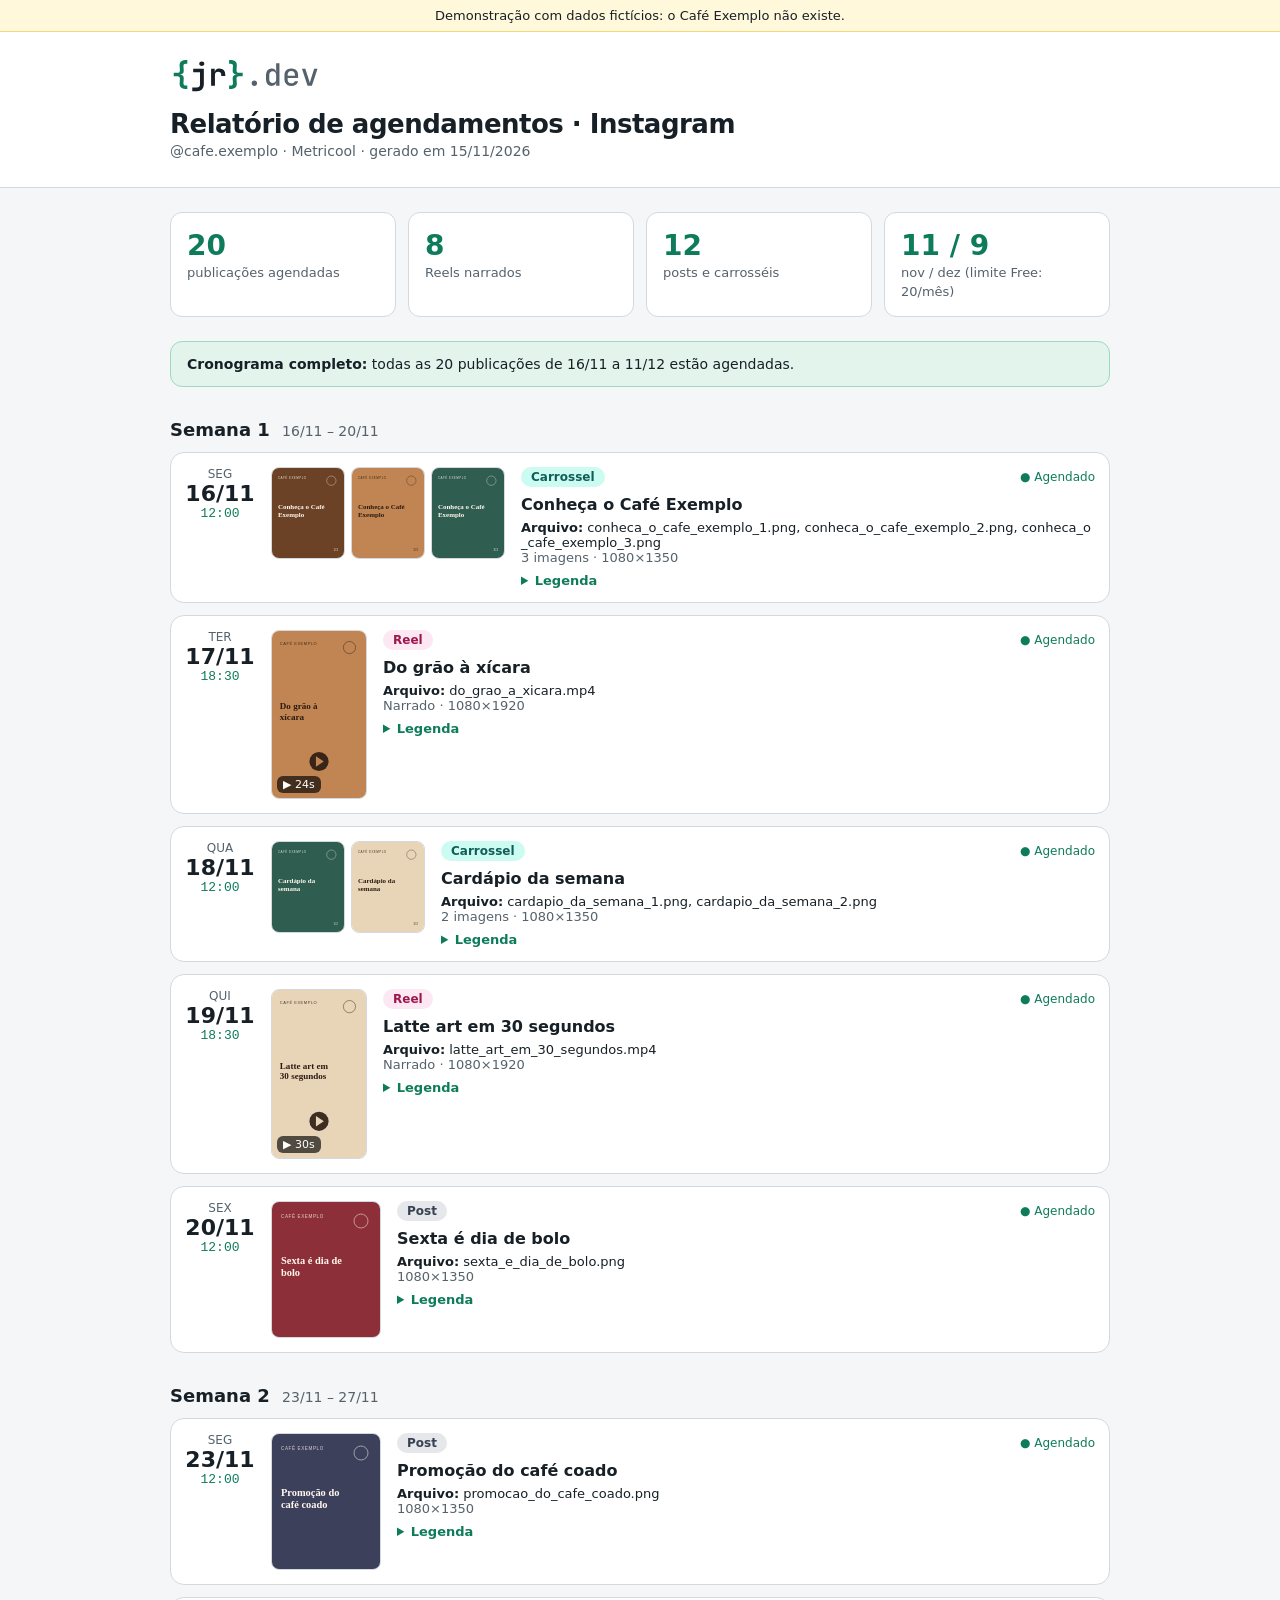
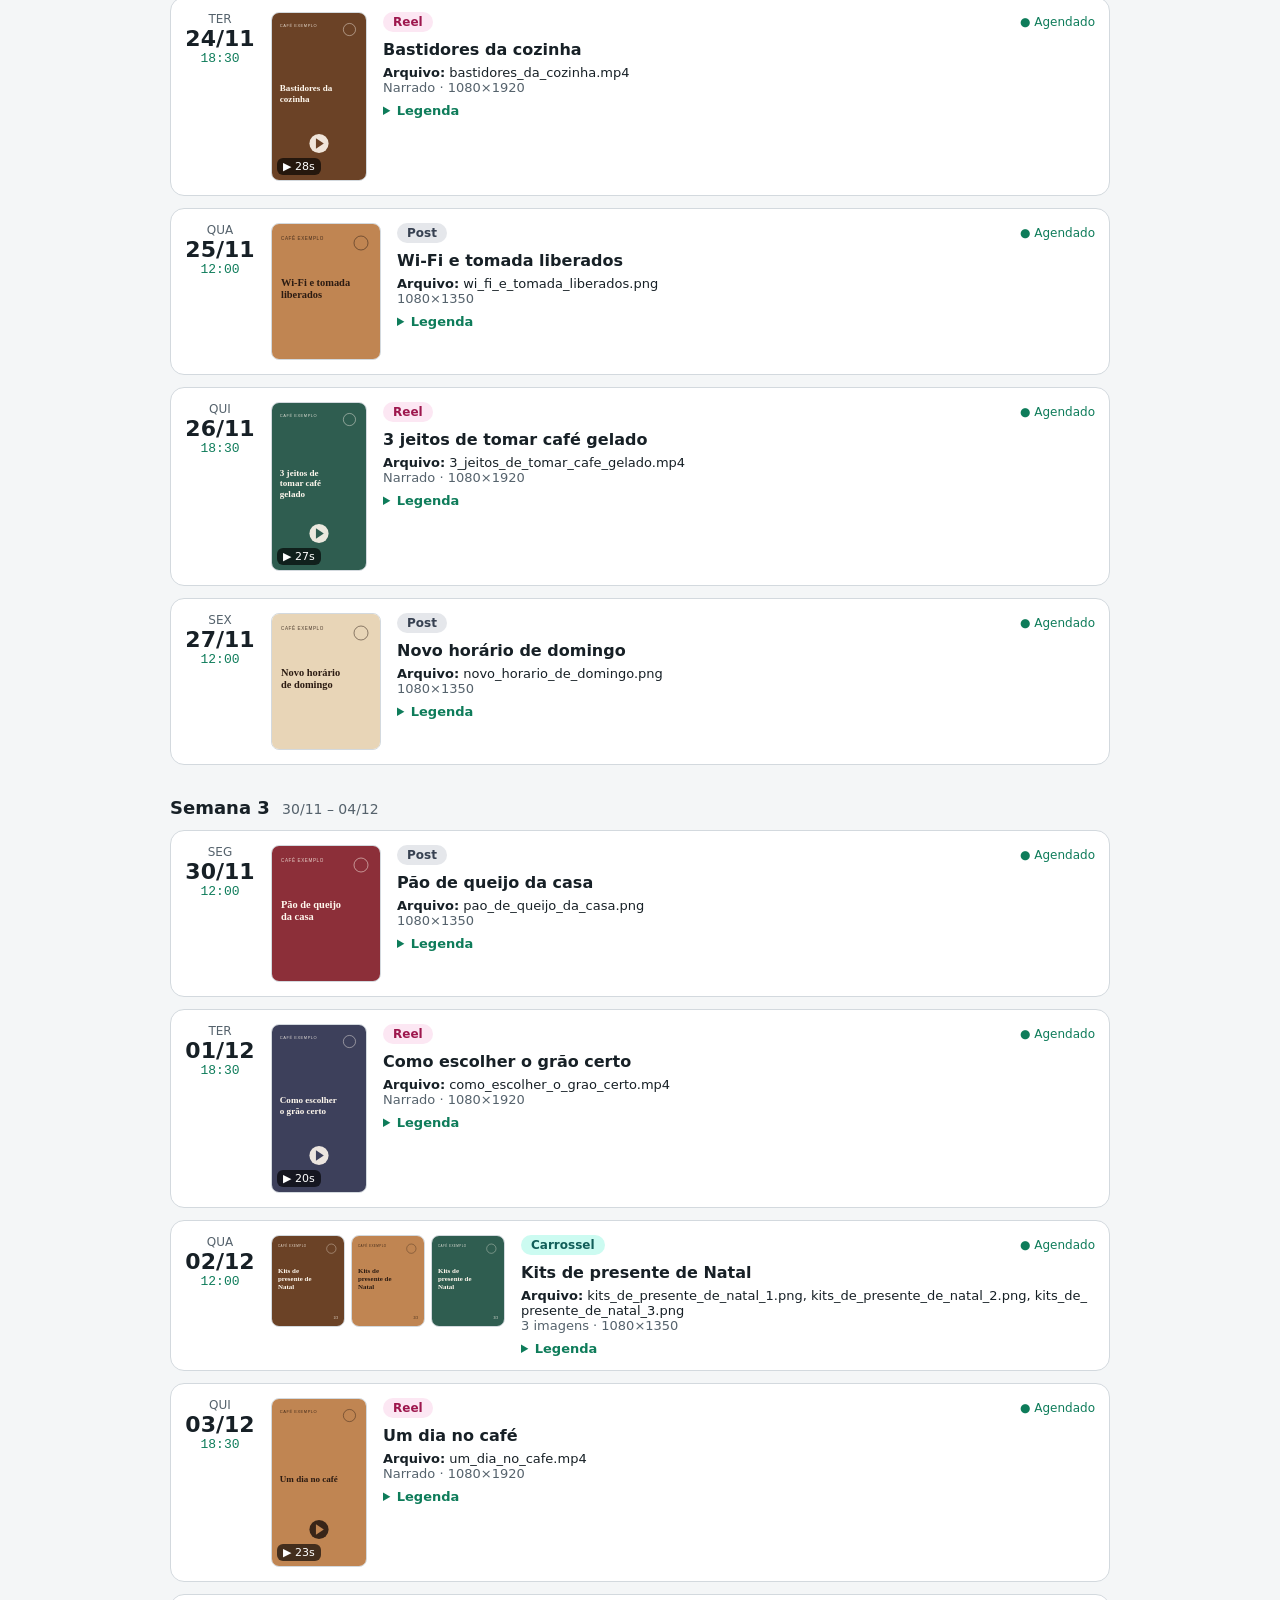
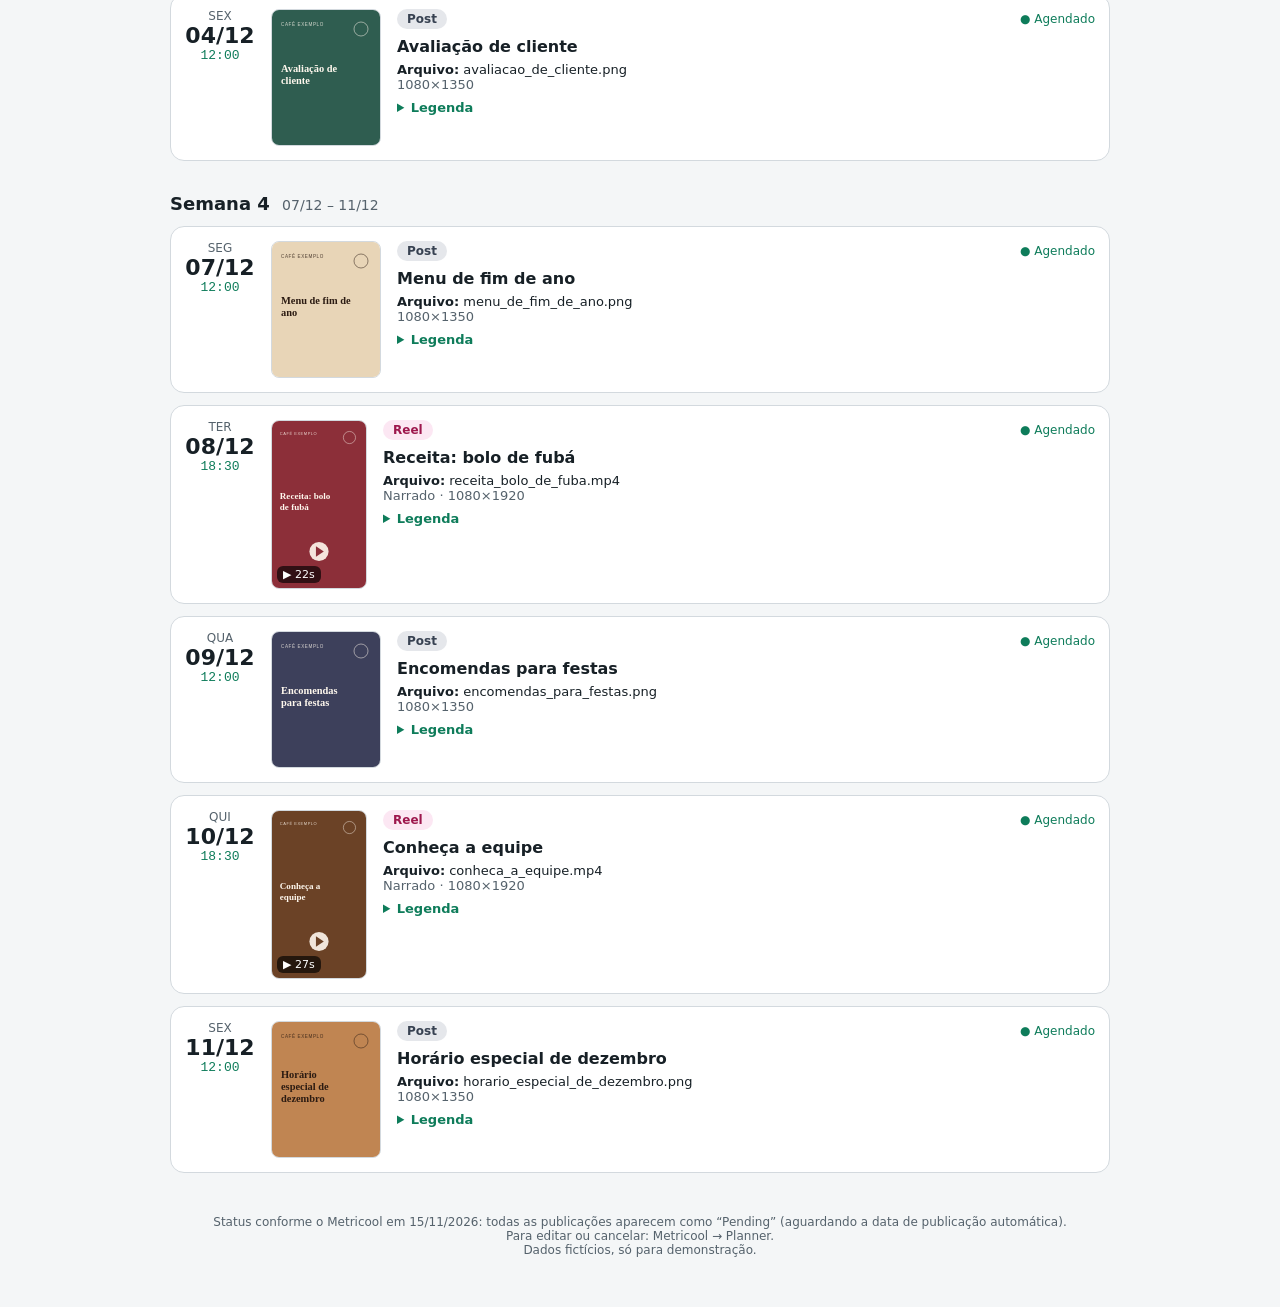
<file: projetos/relatorio-agendamentos/demo.html>
<!DOCTYPE html><html lang="pt-BR"><head><meta charset="utf-8"><meta name="viewport" content="width=device-width,initial-scale=1"><title>Relatório de agendamentos – Instagram (demonstração com dados fictícios)</title><meta name="robots" content="noindex">
<style>
:root{--m:#0E7C5A;--t:#172026;--s:#55626C;--l:#D3D9DE;--sf:#F4F6F7;--mf:#E3F4EC}
*{box-sizing:border-box}body{margin:0;font-family:Inter,system-ui,-apple-system,Segoe UI,Roboto,sans-serif;color:var(--t);background:var(--sf)}
header{background:#fff;border-bottom:1px solid var(--l);padding:28px 20px}
.wrap{max-width:980px;margin:0 auto;padding:0 20px}
header .wrap{display:flex;justify-content:space-between;align-items:center;gap:20px;flex-wrap:wrap}
h1{font-size:26px;margin:12px 0 4px;letter-spacing:-.5px} .sub{color:var(--s);font-size:14px}
.kpis{display:grid;grid-template-columns:repeat(4,1fr);gap:12px;margin:24px auto}
.kpi{background:#fff;border:1px solid var(--l);border-radius:12px;padding:16px} .kpi b{display:block;font-size:28px;color:var(--m)} .kpi span{font-size:13px;color:var(--s)}
.note{background:#FFF8DB;border:1px solid #F1D97A;border-radius:12px;padding:14px 16px;font-size:14px;margin-bottom:8px}
h2{font-size:18px;margin:32px 0 12px} h2 small{color:var(--s);font-weight:400;font-size:14px;margin-left:6px}
.card{display:grid;grid-template-columns:70px auto 1fr;gap:16px;background:#fff;border:1px solid var(--l);border-radius:14px;padding:14px;margin-bottom:12px;align-items:start}
.when{text-align:center} .day{font-size:12px;color:var(--s);text-transform:uppercase} .date{font-size:22px;font-weight:700} .hour{font-size:13px;color:var(--m);font-family:ui-monospace,monospace}
.thumbs{display:flex;gap:6px} .th{position:relative} .th img{display:block;width:110px;border-radius:8px;border:1px solid var(--l)}
.thumbs.n2 .th img,.thumbs.n3 .th img{width:74px} .thumbs.n9{flex-wrap:wrap;width:240px} .thumbs.n9 .th img{width:44px} .th.reel img{width:96px}
.play{position:absolute;left:6px;bottom:6px;background:rgba(0,0,0,.65);color:#fff;font-size:11px;padding:2px 6px;border-radius:6px}
.top{display:flex;justify-content:space-between;align-items:center}
.tag{font-size:12px;font-weight:600;padding:3px 10px;border-radius:20px} .tag.reel{background:#FCE7F3;color:#9D174D} .tag.car{background:#CCFBF1;color:#115E59} .tag.post{background:#E5E7EB;color:#374151}
.ok{font-size:12px;color:var(--m)} h3{margin:8px 0 6px;font-size:16px}
.file{font-size:13px;color:var(--t);word-break:break-all} .file span{color:var(--s)}
details{margin-top:8px;font-size:13px} summary{cursor:pointer;color:var(--m);font-weight:600} details p{background:var(--sf);border-radius:8px;padding:10px;line-height:1.5;margin:8px 0 0}
footer{color:var(--s);font-size:12px;text-align:center;padding:30px 20px 50px}
@media(max-width:640px){.kpis{grid-template-columns:repeat(2,1fr)}.card{grid-template-columns:56px 1fr}.thumbs{grid-column:2}.info{grid-column:1/-1}}
</style><style>@media(max-width:640px){.thumbs{flex-wrap:wrap;min-width:0}}</style></head><body>
<div style="background:#FFF8DB;border-bottom:1px solid #F1D97A;text-align:center;font-size:13px;padding:8px 16px">Demonstração com dados fictícios: o Café Exemplo não existe.</div>
<header><div class="wrap"><div><svg width="150" viewBox="-2 -40 234 52" xmlns="http://www.w3.org/2000/svg"><path fill="#0E7C5A" d="M21.69 5.32Q19.00 5.32 16.96 4.27Q14.92 3.21 13.87 1.32Q12.81 -0.57 12.96 -3.21L13.44 -10.51Q13.58 -12.48 12.64 -13.48Q11.71 -14.49 9.50 -14.49H3.79V-20.01H9.50Q11.71 -20.01 12.64 -21.02Q13.58 -22.03 13.44 -23.95L12.96 -31.48Q12.81 -34.08 13.87 -35.95Q14.92 -37.82 16.96 -38.83Q19.00 -39.84 21.69 -39.84H25.00V-34.32H22.56Q20.83 -34.32 19.84 -33.50Q18.86 -32.68 18.96 -30.91L19.44 -23.42Q19.63 -20.59 17.76 -18.86Q15.88 -17.13 12.52 -17.13V-17.47Q15.84 -17.47 17.73 -15.72Q19.63 -13.96 19.44 -11.08L18.96 -3.6Q18.91 -2.01 19.89 -1.12Q20.88 -0.24 22.56 -0.24H25.00V5.32Z"/><path fill="#172026" transform="translate(28.8 0)" d="M3.93 8.64V3.07H10.99Q13.39 3.07 14.68 1.77Q15.98 0.48 15.980 -1.87V-20.83H5.37V-26.40H21.98V-1.72Q21.98 3.07 19.10 5.85Q16.22 8.64 11.32 8.64ZM18.76 -30.81Q16.94 -30.81 15.88 -31.75Q14.83 -32.68 14.83 -34.27Q14.83 -35.85 15.88 -36.79Q16.94 -37.72 18.76 -37.72Q20.59 -37.72 21.64 -36.79Q22.70 -35.85 22.70 -34.27Q22.70 -32.68 21.64 -31.75Q20.59 -30.81 18.76 -30.81Z M33.31 0.0V-26.40H38.97V-21.36H40.46L38.68 -18.28Q38.68 -22.56 40.60 -24.72Q42.52 -26.88 46.27 -26.88Q50.54 -26.88 52.99 -24.24Q55.44 -21.6 55.44 -16.94V-15.02H49.15V-16.51Q49.15 -19.05 47.83 -20.44Q46.51 -21.84 44.20 -21.84Q41.85 -21.84 40.58 -20.44Q39.31 -19.05 39.31 -16.51V0.0Z"/><path fill="#0E7C5A" transform="translate(86.4 0)" d="M3.79 5.32V-0.24H6.24Q7.92 -0.24 8.92 -1.12Q9.93 -2.01 9.84 -3.6L9.36 -11.08Q9.16 -13.96 11.06 -15.72Q12.96 -17.47 16.27 -17.47V-17.13Q12.96 -17.13 11.06 -18.86Q9.16 -20.59 9.36 -23.42L9.84 -30.91Q9.93 -32.68 8.95 -33.50Q7.96 -34.32 6.24 -34.32H3.79V-39.84H7.10Q9.79 -39.84 11.83 -38.83Q13.870 -37.82 14.92 -35.95Q15.98 -34.08 15.84 -31.48L15.36 -23.95Q15.21 -22.03 16.17 -21.02Q17.13 -20.01 19.29 -20.01H25.00V-14.49H19.29Q17.13 -14.49 16.17 -13.48Q15.21 -12.48 15.36 -10.51L15.84 -3.21Q15.98 -0.57 14.92 1.32Q13.87 3.21 11.83 4.27Q9.79 5.32 7.10 5.32Z"/><path fill="#55626C" transform="translate(115.2 0)" d="M14.4 0.48Q12.48 0.48 11.32 -0.64Q10.17 -1.77 10.17 -3.69Q10.17 -5.66 11.32 -6.84Q12.48 -8.01 14.4 -8.01Q16.36 -8.01 17.49 -6.84Q18.62 -5.66 18.62 -3.69Q18.62 -1.77 17.49 -0.64Q16.36 0.48 14.4 0.48Z M41.32 0.48Q37.34 0.48 34.94 -2.20Q32.54 -4.89 32.54 -9.45V-16.89Q32.54 -21.50 34.94 -24.19Q37.34 -26.88 41.32 -26.88Q44.59 -26.88 46.51 -25.08Q48.43 -23.28 48.43 -20.16L47.32 -21.36H48.52L48.38 -27.50V-35.04H53.56V0.0H48.43V-5.04H47.32L48.43 -6.24Q48.43 -3.12 46.51 -1.32Q44.59 0.48 41.32 0.48ZM43.10 -4.03Q45.55 -4.03 46.96 -5.54Q48.38 -7.05 48.38 -9.74V-16.65Q48.38 -19.34 46.96 -20.85Q45.55 -22.36 43.10 -22.36Q40.56 -22.36 39.12 -20.90Q37.68 -19.44 37.68 -16.65V-9.74Q37.68 -6.96 39.12 -5.49Q40.56 -4.03 43.10 -4.03Z M72.0 0.48Q68.78 0.48 66.36 -0.79Q63.93 -2.06 62.64 -4.36Q61.34 -6.67 61.34 -9.74V-16.65Q61.34 -19.77 62.64 -22.05Q63.93 -24.33 66.36 -25.60Q68.78 -26.88 72.0 -26.88Q75.26 -26.88 77.66 -25.60Q80.06 -24.33 81.36 -22.05Q82.65 -19.77 82.65 -16.65V-11.95H66.33V-9.74Q66.33 -6.81 67.8 -5.28Q69.26 -3.74 72.04 -3.74Q74.30 -3.74 75.69 -4.53Q77.08 -5.32 77.42 -6.86H82.56Q81.98 -3.50 79.10 -1.51Q76.22 0.48 72.0 0.48ZM77.66 -15.07V-16.70Q77.66 -19.58 76.22 -21.16Q74.78 -22.75 72.0 -22.75Q69.26 -22.75 67.8 -21.16Q66.33 -19.58 66.33 -16.65V-15.45L78.04 -15.50Z M97.39 0.0 88.65 -26.40H93.93L99.36 -9.50Q99.88 -8.01 100.29 -6.50Q100.70 -4.99 100.89 -4.12Q101.13 -4.99 101.54 -6.50Q101.95 -8.01 102.38 -9.50L107.71 -26.40H112.94L104.20 0.0Z"/></svg><h1>Relatório de agendamentos · Instagram</h1><div class="sub">@cafe.exemplo · Metricool · gerado em 15/11/2026</div></div></div></header>
<main class="wrap">
<div class="kpis"><div class="kpi"><b>20</b><span>publicações agendadas</span></div><div class="kpi"><b>8</b><span>Reels narrados</span></div><div class="kpi"><b>12</b><span>posts e carrosséis</span></div><div class="kpi"><b>11 / 9</b><span>nov / dez (limite Free: 20/mês)</span></div></div>
<div class="note" style="background:#E3F4EC;border-color:#9FD9BF"><b>Cronograma completo:</b> todas as 20 publicações de 16/11 a 11/12 estão agendadas.</div>
<section><h2>Semana 1 <small>16/11 – 20/11</small></h2><article class="card"><div class="when"><div class="day">Seg</div><div class="date">16/11</div><div class="hour">12:00</div></div>
<div class="thumbs n3"><div class="th"><img src="[data-uri]" alt=""></div><div class="th"><img src="[data-uri]" alt=""></div><div class="th"><img src="[data-uri]" alt=""></div></div>
<div class="info"><div class="top"><span class="tag car">Carrossel</span><span class="ok">● Agendado</span></div><h3>Conheça o Café Exemplo</h3>
<div class="file"><b>Arquivo:</b> conheca_o_cafe_exemplo_1.png, conheca_o_cafe_exemplo_2.png, conheca_o_cafe_exemplo_3.png<br><span>3 imagens · 1080×1350</span></div>
<details><summary>Legenda</summary><p>Café fresquinho, pão de queijo saindo do forno e aquele cantinho para trabalhar. ☕<br><br>Arrasta para o lado e conhece a nossa casa.<br><br>#cafeexemplo #cafeteria #cafedamanha</p></details></div></article><article class="card"><div class="when"><div class="day">Ter</div><div class="date">17/11</div><div class="hour">18:30</div></div>
<div class="thumbs n1"><div class="th reel"><img src="[data-uri]" alt=""><span class="play">▶ 24s</span></div></div>
<div class="info"><div class="top"><span class="tag reel">Reel</span><span class="ok">● Agendado</span></div><h3>Do grão à xícara</h3>
<div class="file"><b>Arquivo:</b> do_grao_a_xicara.mp4<br><span>Narrado · 1080×1920</span></div>
<details><summary>Legenda</summary><p>Do grão à xícara em 24 segundos. Qual é o seu café preferido? 👇<br><br>#cafeexemplo #baristas #cafe</p></details></div></article><article class="card"><div class="when"><div class="day">Qua</div><div class="date">18/11</div><div class="hour">12:00</div></div>
<div class="thumbs n2"><div class="th"><img src="[data-uri]" alt=""></div><div class="th"><img src="[data-uri]" alt=""></div></div>
<div class="info"><div class="top"><span class="tag car">Carrossel</span><span class="ok">● Agendado</span></div><h3>Cardápio da semana</h3>
<div class="file"><b>Arquivo:</b> cardapio_da_semana_1.png, cardapio_da_semana_2.png<br><span>2 imagens · 1080×1350</span></div>
<details><summary>Legenda</summary><p>O cardápio da semana chegou: bolo de cenoura, quiche de alho-poró e o clássico pão na chapa.<br><br>#cafeexemplo #cardapio #lanche</p></details></div></article><article class="card"><div class="when"><div class="day">Qui</div><div class="date">19/11</div><div class="hour">18:30</div></div>
<div class="thumbs n1"><div class="th reel"><img src="[data-uri]" alt=""><span class="play">▶ 30s</span></div></div>
<div class="info"><div class="top"><span class="tag reel">Reel</span><span class="ok">● Agendado</span></div><h3>Latte art em 30 segundos</h3>
<div class="file"><b>Arquivo:</b> latte_art_em_30_segundos.mp4<br><span>Narrado · 1080×1920</span></div>
<details><summary>Legenda</summary><p>Coração, tulipa ou folha? Mostra nos comentários qual você quer na próxima. 🤎<br><br>#cafeexemplo #latteart #barista</p></details></div></article><article class="card"><div class="when"><div class="day">Sex</div><div class="date">20/11</div><div class="hour">12:00</div></div>
<div class="thumbs n1"><div class="th"><img src="[data-uri]" alt=""></div></div>
<div class="info"><div class="top"><span class="tag post">Post</span><span class="ok">● Agendado</span></div><h3>Sexta é dia de bolo</h3>
<div class="file"><b>Arquivo:</b> sexta_e_dia_de_bolo.png<br><span>1080×1350</span></div>
<details><summary>Legenda</summary><p>Sexta-feira pede bolo. Qual sabor não pode faltar? 🍰<br><br>#cafeexemplo #sextou #bolo</p></details></div></article></section><section><h2>Semana 2 <small>23/11 – 27/11</small></h2><article class="card"><div class="when"><div class="day">Seg</div><div class="date">23/11</div><div class="hour">12:00</div></div>
<div class="thumbs n1"><div class="th"><img src="[data-uri]" alt=""></div></div>
<div class="info"><div class="top"><span class="tag post">Post</span><span class="ok">● Agendado</span></div><h3>Promoção do café coado</h3>
<div class="file"><b>Arquivo:</b> promocao_do_cafe_coado.png<br><span>1080×1350</span></div>
<details><summary>Legenda</summary><p>De segunda a quarta, o café coado sai pela metade do preço até as 10h. ☕<br><br>#cafeexemplo #promocao #cafecoado</p></details></div></article><article class="card"><div class="when"><div class="day">Ter</div><div class="date">24/11</div><div class="hour">18:30</div></div>
<div class="thumbs n1"><div class="th reel"><img src="[data-uri]" alt=""><span class="play">▶ 28s</span></div></div>
<div class="info"><div class="top"><span class="tag reel">Reel</span><span class="ok">● Agendado</span></div><h3>Bastidores da cozinha</h3>
<div class="file"><b>Arquivo:</b> bastidores_da_cozinha.mp4<br><span>Narrado · 1080×1920</span></div>
<details><summary>Legenda</summary><p>Bastidores: tudo é preparado aqui, todo dia de manhã. 👩‍🍳<br><br>#cafeexemplo #bastidores #feitoamao</p></details></div></article><article class="card"><div class="when"><div class="day">Qua</div><div class="date">25/11</div><div class="hour">12:00</div></div>
<div class="thumbs n1"><div class="th"><img src="[data-uri]" alt=""></div></div>
<div class="info"><div class="top"><span class="tag post">Post</span><span class="ok">● Agendado</span></div><h3>Wi-Fi e tomada liberados</h3>
<div class="file"><b>Arquivo:</b> wi_fi_e_tomada_liberados.png<br><span>1080×1350</span></div>
<details><summary>Legenda</summary><p>Precisa trabalhar fora de casa? Aqui tem Wi-Fi, tomada em todas as mesas e café à vontade. 💻<br><br>#cafeexemplo #coworking #homeoffice</p></details></div></article><article class="card"><div class="when"><div class="day">Qui</div><div class="date">26/11</div><div class="hour">18:30</div></div>
<div class="thumbs n1"><div class="th reel"><img src="[data-uri]" alt=""><span class="play">▶ 27s</span></div></div>
<div class="info"><div class="top"><span class="tag reel">Reel</span><span class="ok">● Agendado</span></div><h3>3 jeitos de tomar café gelado</h3>
<div class="file"><b>Arquivo:</b> 3_jeitos_de_tomar_cafe_gelado.mp4<br><span>Narrado · 1080×1920</span></div>
<details><summary>Legenda</summary><p>3 jeitos de tomar café gelado no calor. Qual você prefere? 🧊<br><br>#cafeexemplo #cafegelado #verao</p></details></div></article><article class="card"><div class="when"><div class="day">Sex</div><div class="date">27/11</div><div class="hour">12:00</div></div>
<div class="thumbs n1"><div class="th"><img src="[data-uri]" alt=""></div></div>
<div class="info"><div class="top"><span class="tag post">Post</span><span class="ok">● Agendado</span></div><h3>Novo horário de domingo</h3>
<div class="file"><b>Arquivo:</b> novo_horario_de_domingo.png<br><span>1080×1350</span></div>
<details><summary>Legenda</summary><p>A partir de dezembro, abrimos também aos domingos, das 8h às 13h. 📅<br><br>#cafeexemplo #novidade #domingo</p></details></div></article></section><section><h2>Semana 3 <small>30/11 – 04/12</small></h2><article class="card"><div class="when"><div class="day">Seg</div><div class="date">30/11</div><div class="hour">12:00</div></div>
<div class="thumbs n1"><div class="th"><img src="[data-uri]" alt=""></div></div>
<div class="info"><div class="top"><span class="tag post">Post</span><span class="ok">● Agendado</span></div><h3>Pão de queijo da casa</h3>
<div class="file"><b>Arquivo:</b> pao_de_queijo_da_casa.png<br><span>1080×1350</span></div>
<details><summary>Legenda</summary><p>Receita da família, assado na hora. Já provou o nosso pão de queijo? 🧀<br><br>#cafeexemplo #paodequeijo #lanche</p></details></div></article><article class="card"><div class="when"><div class="day">Ter</div><div class="date">01/12</div><div class="hour">18:30</div></div>
<div class="thumbs n1"><div class="th reel"><img src="[data-uri]" alt=""><span class="play">▶ 20s</span></div></div>
<div class="info"><div class="top"><span class="tag reel">Reel</span><span class="ok">● Agendado</span></div><h3>Como escolher o grão certo</h3>
<div class="file"><b>Arquivo:</b> como_escolher_o_grao_certo.mp4<br><span>Narrado · 1080×1920</span></div>
<details><summary>Legenda</summary><p>Torra clara, média ou escura? Te explico em 20 segundos. 🌱<br><br>#cafeexemplo #cafeespecial #dicas</p></details></div></article><article class="card"><div class="when"><div class="day">Qua</div><div class="date">02/12</div><div class="hour">12:00</div></div>
<div class="thumbs n3"><div class="th"><img src="[data-uri]" alt=""></div><div class="th"><img src="[data-uri]" alt=""></div><div class="th"><img src="[data-uri]" alt=""></div></div>
<div class="info"><div class="top"><span class="tag car">Carrossel</span><span class="ok">● Agendado</span></div><h3>Kits de presente de Natal</h3>
<div class="file"><b>Arquivo:</b> kits_de_presente_de_natal_1.png, kits_de_presente_de_natal_2.png, kits_de_presente_de_natal_3.png<br><span>3 imagens · 1080×1350</span></div>
<details><summary>Legenda</summary><p>Kits de Natal com café especial, caneca e biscoitos. Encomendas pelo direct. 🎁<br><br>#cafeexemplo #natal #presente</p></details></div></article><article class="card"><div class="when"><div class="day">Qui</div><div class="date">03/12</div><div class="hour">18:30</div></div>
<div class="thumbs n1"><div class="th reel"><img src="[data-uri]" alt=""><span class="play">▶ 23s</span></div></div>
<div class="info"><div class="top"><span class="tag reel">Reel</span><span class="ok">● Agendado</span></div><h3>Um dia no café</h3>
<div class="file"><b>Arquivo:</b> um_dia_no_cafe.mp4<br><span>Narrado · 1080×1920</span></div>
<details><summary>Legenda</summary><p>Um dia inteiro no Café Exemplo em 23 segundos. ☀️🌙<br><br>#cafeexemplo #rotina #cafeteria</p></details></div></article><article class="card"><div class="when"><div class="day">Sex</div><div class="date">04/12</div><div class="hour">12:00</div></div>
<div class="thumbs n1"><div class="th"><img src="[data-uri]" alt=""></div></div>
<div class="info"><div class="top"><span class="tag post">Post</span><span class="ok">● Agendado</span></div><h3>Avaliação de cliente</h3>
<div class="file"><b>Arquivo:</b> avaliacao_de_cliente.png<br><span>1080×1350</span></div>
<details><summary>Legenda</summary><p>&quot;O melhor café da região&quot; — obrigado pelo carinho! 💛<br><br>#cafeexemplo #clientes #obrigado</p></details></div></article></section><section><h2>Semana 4 <small>07/12 – 11/12</small></h2><article class="card"><div class="when"><div class="day">Seg</div><div class="date">07/12</div><div class="hour">12:00</div></div>
<div class="thumbs n1"><div class="th"><img src="[data-uri]" alt=""></div></div>
<div class="info"><div class="top"><span class="tag post">Post</span><span class="ok">● Agendado</span></div><h3>Menu de fim de ano</h3>
<div class="file"><b>Arquivo:</b> menu_de_fim_de_ano.png<br><span>1080×1350</span></div>
<details><summary>Legenda</summary><p>Chegou o menu de fim de ano: panetone da casa e café com especiarias. 🎄<br><br>#cafeexemplo #fimdeano #menu</p></details></div></article><article class="card"><div class="when"><div class="day">Ter</div><div class="date">08/12</div><div class="hour">18:30</div></div>
<div class="thumbs n1"><div class="th reel"><img src="[data-uri]" alt=""><span class="play">▶ 22s</span></div></div>
<div class="info"><div class="top"><span class="tag reel">Reel</span><span class="ok">● Agendado</span></div><h3>Receita: bolo de fubá</h3>
<div class="file"><b>Arquivo:</b> receita_bolo_de_fuba.mp4<br><span>Narrado · 1080×1920</span></div>
<details><summary>Legenda</summary><p>Receita da casa: bolo de fubá cremoso. Salva para fazer no fim de semana. 📌<br><br>#cafeexemplo #receita #bolodefuba</p></details></div></article><article class="card"><div class="when"><div class="day">Qua</div><div class="date">09/12</div><div class="hour">12:00</div></div>
<div class="thumbs n1"><div class="th"><img src="[data-uri]" alt=""></div></div>
<div class="info"><div class="top"><span class="tag post">Post</span><span class="ok">● Agendado</span></div><h3>Encomendas para festas</h3>
<div class="file"><b>Arquivo:</b> encomendas_para_festas.png<br><span>1080×1350</span></div>
<details><summary>Legenda</summary><p>Salgados e doces para a sua confraternização. Peça com 3 dias de antecedência. 🥐<br><br>#cafeexemplo #encomendas #festa</p></details></div></article><article class="card"><div class="when"><div class="day">Qui</div><div class="date">10/12</div><div class="hour">18:30</div></div>
<div class="thumbs n1"><div class="th reel"><img src="[data-uri]" alt=""><span class="play">▶ 27s</span></div></div>
<div class="info"><div class="top"><span class="tag reel">Reel</span><span class="ok">● Agendado</span></div><h3>Conheça a equipe</h3>
<div class="file"><b>Arquivo:</b> conheca_a_equipe.mp4<br><span>Narrado · 1080×1920</span></div>
<details><summary>Legenda</summary><p>As pessoas por trás de cada xícara. Diz oi para a equipe! 👋<br><br>#cafeexemplo #equipe #cafeteria</p></details></div></article><article class="card"><div class="when"><div class="day">Sex</div><div class="date">11/12</div><div class="hour">12:00</div></div>
<div class="thumbs n1"><div class="th"><img src="[data-uri]" alt=""></div></div>
<div class="info"><div class="top"><span class="tag post">Post</span><span class="ok">● Agendado</span></div><h3>Horário especial de dezembro</h3>
<div class="file"><b>Arquivo:</b> horario_especial_de_dezembro.png<br><span>1080×1350</span></div>
<details><summary>Legenda</summary><p>Confira o horário especial de dezembro e programe a sua visita. 🗓️<br><br>#cafeexemplo #horario #dezembro</p></details></div></article></section>
</main><footer>Status conforme o Metricool em 15/11/2026: todas as publicações aparecem como “Pending” (aguardando a data de publicação automática).<br>Para editar ou cancelar: Metricool → Planner.<br>Dados fictícios, só para demonstração.</footer></body></html>
</file>
<file: css/tokens.css>
/* JR Dev — tokens da marca. Tema escuro é o padrão; o claro é o da versão planilha. */
:root {
  /* cores — escuro (padrão) */
  --fundo: #0D1116;
  --superficie: #161C23;
  --linha: #263039;
  --texto: #E6ECF2;
  --texto-suave: #9AA7B2;
  --menta: #7EE3A8;
  --sobre-menta: #0D1116;
  --menta-fundo: #12261F;
  --marca-texto: #3A3418;
  --erro: #F0786B;

  /* tipografia */
  --font-display: "Space Grotesk", "Segoe UI", system-ui, sans-serif;
  --font-sans: "Inter", "Segoe UI", system-ui, sans-serif;
  --font-mono: "JetBrains Mono", Consolas, ui-monospace, monospace;

  /* espaço (grade de 8) e cantos */
  --space-1: 4px;
  --space-2: 8px;
  --space-4: 16px;
  --space-6: 24px;
  --space-12: 48px;
  --radius-sm: 6px;
  --radius-md: 10px;
  --radius-lg: 14px;
}

/* tema claro — versão planilha (versao-2/) */
.tema-planilha {
  --fundo: #FFFFFF;
  --superficie: #F4F6F7;
  --linha: #D3D9DE;
  --texto: #172026;
  --texto-suave: #55626C;
  --menta: #0E7C5A;
  --sobre-menta: #FFFFFF;
  --menta-fundo: #E3F4EC;
  --marca-texto: #FFE27A;
  --erro: #B3362A;
}
</file>
<file: css/style.css>
/* =========================================================
   Portfólio Juan Rocha — estilos
   Organização:
   1. Tokens (variáveis)   2. Base   3. Utilitários
   4. Nav   5. Hero   6. Seções   7. Componentes
   8. Timeline   9. Contato / Rodapé   10. Responsivo
   ========================================================= */

/* ---------- 1. TOKENS ----------
   As cores, fontes e cantos da marca JR Dev ficam em css/tokens.css
   (carregado antes deste arquivo no HTML). Aqui só damos "apelidos"
   a essas variáveis, para o resto do CSS continuar igual.
   Regra da marca: nada de cor solta (#...) — tudo sai de tokens.css.
   color-mix() mistura duas cores da marca para criar um tom do meio.

   PALETA GRAFITE (25/11/2026): o tokens.css continua intacto; aqui só
   trocamos o fundo azulado (o mesmo do GitHub) por um grafite neutro.
   Como este arquivo carrega depois, estes valores vencem os do tokens.css.
   O verde-menta da marca fica só no logo e no botão principal. */
:root {
  --fundo: #1A1C1B;        /* grafite */
  --superficie: #232624;   /* cartões */
  --linha: #343835;        /* divisórias */
  --texto: #ECEEEA;
  --texto-suave: #A3A8A3;
  --sobre-menta: #1A1C1B;  /* texto em cima do botão verde */

  /* fundos */
  --bg: var(--fundo);
  --bg-alt: color-mix(in srgb, var(--fundo) 60%, var(--superficie)); /* seções alternadas */
  --surface: var(--superficie);                                       /* cartões */
  --surface-2: color-mix(in srgb, var(--superficie) 70%, var(--linha)); /* área da imagem */
  /* bordas (linhas de 1 px, sem sombras) */
  --border: var(--linha);
  --border-card: var(--linha);
  --border-strong: color-mix(in srgb, var(--linha) 70%, var(--texto-suave));
  --border-dashed: color-mix(in srgb, var(--linha) 40%, var(--texto-suave));
  --dot: color-mix(in srgb, var(--linha) 60%, var(--texto-suave));
  /* texto */
  --text: var(--texto);
  --text-soft: color-mix(in srgb, var(--texto) 50%, var(--texto-suave));
  --text-muted: var(--texto-suave);
  /* destaque da marca */
  --accent: var(--menta);
  /* Cores de apoio FORA da paleta da marca, usadas só no realce de
     código do hero e no selo "pessoal" (o briefing pede para mantê-lo). */
  --apoio-azul: #7CC4FF;
  --apoio-azul-fundo: #1A2433;
  --apoio-roxo: #C79BFF;
  /* layout */
  --container: 1200px;
  --gutter: 24px;
  --radius-card: var(--radius-sm); /* cantos discretos: 6px */
  --radius-btn: var(--radius-sm);
  --nav-height: 76px;

  color-scheme: dark; /* barras de rolagem e campos nativos no modo escuro */
}

/* ---------- 2. BASE ---------- */
*,
*::before,
*::after {
  box-sizing: border-box; /* largura inclui padding e borda: evita surpresas */
}

html {
  scroll-behavior: smooth;
  scroll-padding-top: var(--nav-height); /* âncoras não ficam escondidas atrás do menu fixo */
  -webkit-text-size-adjust: 100%;
}

body {
  margin: 0;
  background: var(--bg);
  color: var(--text);
  font-family: var(--font-sans);
  font-size: 16px;
  line-height: 1.5;
  -webkit-font-smoothing: antialiased;
  -webkit-tap-highlight-color: transparent;
}

h1, h2, h3, p {
  margin: 0;
}

h1, h2 {
  text-wrap: balance; /* quebra títulos de forma equilibrada */
}

/* Títulos usam a fonte de destaque da marca (Space Grotesk 600);
   o texto corrido usa Inter (definida no body por --font-sans) */
h1, h2, h3 {
  font-family: var(--font-display);
  font-weight: 600;
}

p {
  text-wrap: pretty;
}

a {
  color: var(--text);
  text-decoration: none;
  transition: color 0.15s ease, background-color 0.15s ease, border-color 0.15s ease;
  touch-action: manipulation;
}

a:hover {
  color: var(--text);
}

/* Foco visível só para quem navega pelo teclado */
:focus-visible {
  outline: 2px solid var(--accent);
  outline-offset: 3px;
  border-radius: 4px;
}

img {
  max-width: 100%;
  height: auto;
  display: block;
}

/* Quem pede "menos movimento" no sistema não recebe animações */
@media (prefers-reduced-motion: reduce) {
  html { scroll-behavior: auto; }
  *, *::before, *::after {
    transition-duration: 0.01ms !important;
    animation-duration: 0.01ms !important;
  }
}

/* ---------- 3. UTILITÁRIOS ---------- */
.container {
  max-width: var(--container);
  margin: 0 auto;
  padding-left: var(--gutter);
  padding-right: var(--gutter);
}

.mono {
  font-family: var(--font-mono);
}

/* Esconde visualmente, mas leitores de tela ainda leem */
.sr-only {
  position: absolute;
  width: 1px;
  height: 1px;
  padding: 0;
  margin: -1px;
  overflow: hidden;
  clip: rect(0, 0, 0, 0);
  white-space: nowrap;
  border: 0;
}

/* Link "Pular para o conteúdo": aparece só ao receber foco (tecla Tab) */
.skip-link {
  position: absolute;
  left: 16px;
  top: -100px;
  z-index: 100;
  background: var(--accent);
  color: var(--sobre-menta);
  font-weight: 600;
  padding: 12px 18px;
  border-radius: var(--radius-btn);
}

.skip-link:focus {
  top: 16px;
  color: var(--sobre-menta);
}

/* ---------- 4. NAV ---------- */
.site-header {
  position: sticky;
  top: 0;
  z-index: 50;
  /* --bg com 12% de transparência: acompanha se você trocar o --bg */
  background: color-mix(in srgb, var(--bg) 88%, transparent);
  backdrop-filter: blur(10px);
  -webkit-backdrop-filter: blur(10px);
  border-bottom: 1px solid var(--border);
}

.nav {
  display: flex;
  justify-content: space-between;
  align-items: center;
  gap: 16px;
  min-height: var(--nav-height);
}

.logo {
  min-height: 44px;
  display: inline-flex;
  align-items: center;
}

/* O logo é sempre o SVG da marca (nunca texto digitado) */
.logo img {
  height: 30px;
  width: auto;
}

.nav-links {
  display: flex;
  align-items: center;
  gap: 28px;
  font-size: 15px;
  list-style: none;
  margin: 0;
  padding: 0;
}

.nav-links a:not(.btn-pill) {
  min-height: 44px;
  display: inline-flex;
  align-items: center;
}

/* Link da seção visível na tela (marcado pelo main.js) */
.nav-links a[aria-current="true"] {
  color: var(--text);
  text-decoration: underline;
  text-underline-offset: 8px;
}

/* Em telas médias, menos espaço entre os links para tudo caber */
@media (min-width: 941px) and (max-width: 1100px) {
  .nav-links { gap: 18px; }
}

.btn-pill {
  padding: 10px 18px;
  border: 1px solid var(--border-strong);
  border-radius: var(--radius-btn);
  color: var(--text);
  min-height: 44px;
  display: inline-flex;
  align-items: center;
}

.btn-pill:hover {
  border-color: var(--text-muted);
  background: var(--surface);
}

/* Botão hambúrguer: escondido no desktop */
.nav-toggle {
  display: none;
  width: 44px;
  height: 44px;
  align-items: center;
  justify-content: center;
  background: transparent;
  border: 1px solid var(--border-strong);
  border-radius: var(--radius-btn);
  color: var(--text);
  cursor: pointer;
  touch-action: manipulation;
}

.nav-toggle:hover {
  border-color: var(--text-muted);
  color: var(--text);
}

/* ---------- 5. HERO ---------- */
.hero {
  display: flex;
  flex-wrap: wrap;
  align-items: center;
  gap: 56px;
  padding-top: 96px;
  padding-bottom: 80px;
}

.hero-text {
  flex: 1 1 520px;
  min-width: 0;
  display: flex;
  flex-direction: column;
  gap: 28px;
}

.hero-title {
  font-size: clamp(44px, 6vw, 80px);
  line-height: 1.02;
  letter-spacing: -0.03em;
}

.hero-lead {
  font-size: 20px;
  line-height: 1.55;
  color: var(--text-soft);
  max-width: 560px;
}

.hero-code {
  flex: 1 1 420px;
  min-width: 0;
}

/* ---------- 6. SEÇÕES ---------- */
.section {
  border-top: 1px solid var(--border);
}

.section--alt {
  background: var(--bg-alt);
}

.section-inner {
  padding-top: 96px;
  padding-bottom: 96px;
  display: flex;
  flex-direction: column;
  gap: 48px;
}

.section-head {
  display: flex;
  flex-direction: column;
  gap: 14px;
  max-width: 720px;
}

/* Cabeçalho com texto ao lado (seção Sobre) */
.section-head-split {
  display: flex;
  flex-wrap: wrap;
  justify-content: space-between;
  align-items: flex-end;
  gap: 32px;
}

.section-head-split .section-head {
  flex: 1 1 420px;
  min-width: 0;
}

.section-head-split > p {
  flex: 1 1 360px;
  min-width: 0;
  font-size: 18px;
  line-height: 1.6;
  color: var(--text-soft);
}

/* Rótulo curto (hero, caso real, "Como funciona"): texto comum,
   sem fonte mono nem cor de destaque */
.label {
  font-family: var(--font-sans);
  font-size: 15px;
  font-weight: 500;
  color: var(--text-soft);
}

.section-title {
  font-size: clamp(32px, 4vw, 48px);
  line-height: 1.1;
  letter-spacing: -0.02em;
}

/* ---------- 7. COMPONENTES ---------- */

/* Botões */
.btn-row {
  display: flex;
  flex-wrap: wrap;
  gap: 14px;
}

.btn {
  display: inline-flex;
  align-items: center;
  gap: 10px;
  min-height: 48px;
  padding: 14px 26px;
  border-radius: var(--radius-btn);
  font-size: 16px;
  border: 1px solid transparent;
  max-width: 100%;            /* nunca mais largo que a tela */
}

/* O e-mail é uma palavra comprida: em telas bem estreitas,
   pode quebrar depois do "@" em vez de empurrar a página para o lado */
[data-email-texto] {
  overflow-wrap: anywhere;
}

/* No celular, o botão do e-mail fica um pouco mais compacto
   para o endereço caber numa linha só */
@media (max-width: 420px) {
  .btn[data-email] {
    padding-left: 18px;
    padding-right: 18px;
    font-size: 14.5px;
  }
}

.btn-primary {
  background: var(--accent);
  color: var(--sobre-menta);
  font-weight: 600;
}

.btn-primary:hover {
  color: var(--sobre-menta);
  /* menta misturado com 20% da cor do texto: fica um pouco mais claro */
  background: color-mix(in srgb, var(--accent) 80%, var(--texto));
}

.btn-secondary {
  border-color: var(--border-strong);
}

.btn-secondary:hover {
  border-color: var(--accent);
}

.btn-primary:active,
.btn-secondary:active {
  transform: translateY(1px);
}

/* Janela de código do hero */
.code-window {
  margin: 0; /* <figure> vem com margem padrão do navegador */
  background: var(--surface);
  border: 1px solid var(--border-card);
  border-radius: var(--radius-card);
  overflow: hidden;
}

.code-window-bar {
  display: flex;
  align-items: center;
  gap: 8px;
  padding: 14px 18px;
  border-bottom: 1px solid var(--border-card);
}

.code-window-bar .light {
  width: 11px;
  height: 11px;
  border-radius: 50%;
  background: var(--dot);
}

.code-window-bar .filename {
  margin-left: 10px;
  font-family: var(--font-mono);
  font-size: 13px;
  color: var(--text-muted);
}

.code-window pre {
  margin: 0;
  padding: 24px;
  font-family: var(--font-mono); /* código continua em mono */
  font-size: 15px;
  line-height: 1.8;
  color: var(--text);
  white-space: pre-wrap;
  overflow-wrap: anywhere;
}

/* Cores do "realce de sintaxe" */
.tok-kw  { color: var(--apoio-roxo); } /* palavra-chave: const */
.tok-str { color: var(--accent); }     /* textos entre aspas */
.tok-fn  { color: var(--apoio-azul); } /* métodos */
.tok-com { color: var(--text-muted); } /* comentários */

/* Grades */
.grid {
  display: grid;
  gap: 20px;
  grid-template-columns: repeat(auto-fit, minmax(min(260px, 100%), 1fr));
}

.grid--projects {
  grid-template-columns: repeat(auto-fit, minmax(min(320px, 100%), 1fr));
}

/* Superfície comum a todos os cards: mude aqui e muda nos dois tipos */
.card,
.project {
  background: var(--surface);
  border: 1px solid var(--border-card);
  border-radius: var(--radius-card);
}

/* Card simples (Sobre) */
.card {
  padding: 28px;
  display: flex;
  flex-direction: column;
  gap: 14px;
}

.card h3 {
  font-size: 21px;
}

.card p {
  font-size: 16px;
  line-height: 1.6;
  color: var(--text-muted);
}

.card .icon {
  color: var(--accent);
}

/* Card de projeto */
.project {
  overflow: hidden;
  display: flex;
  flex-direction: column;
  transition: border-color 0.15s ease;
}

.project:hover,
.project:focus-within {
  border-color: var(--border-dashed);
}

.project-media {
  height: 180px;
  background: var(--surface-2);
  border-bottom: 1px solid var(--border-card);
  display: flex;
  align-items: center;
  justify-content: center;
  font-family: var(--font-sans);
  font-size: 13px;
  color: var(--text-muted);
}

.project-media img {
  width: 100%;
  height: 100%;
  object-fit: cover;
}

.project-body {
  padding: 26px;
  display: flex;
  flex-direction: column;
  gap: 12px;
  flex-grow: 1;
}

.project-body h3 {
  font-size: 22px;
  overflow-wrap: anywhere;
}

.project-body .desc {
  font-size: 16px;
  line-height: 1.6;
  color: var(--text-muted);
}

.project-body .desc {
  display: flex;
  flex-direction: column;
  gap: 16px;
}

/* Antes (à mão) x depois (com automação), separados por uma linha */
.antes-depois {
  margin: 0;
  padding-top: 16px;
  border-top: 1px solid var(--border);
  display: grid;
  grid-template-columns: auto 1fr;
  gap: 8px 16px;
  font-size: 15px;
  line-height: 1.55;
}

.antes-depois dt {
  font-family: var(--font-sans);
  font-size: 12px;
  padding-top: 3px; /* alinha o rótulo com a 1ª linha do texto */
}

.antes-depois dd { margin: 0; }

.antes-depois-antes { color: var(--text-muted); }
.antes-depois-depois { color: var(--text); font-weight: 600; }
.antes-depois-depois + dd { color: var(--text); }

.project-body .tech {
  font-family: var(--font-sans);
  font-size: 13px;
  color: var(--text-soft);
}

.project-links {
  display: flex;
  flex-wrap: wrap;
  gap: 18px;
  margin-top: auto; /* empurra os links para o fim do card */
  padding-top: 6px;
  font-family: var(--font-sans);
  font-size: 14px;
}

.project-links a {
  min-height: 44px;
  display: inline-flex;
  align-items: center;
  gap: 6px;
  color: var(--text);
  text-decoration: underline;
  text-decoration-color: var(--border-strong);
  text-underline-offset: 4px;
}

.project-links a:hover {
  text-decoration-color: var(--text);
}

.projects-message {
  color: var(--text-muted);
  font-family: var(--font-sans);
  font-size: 14px;
}

/* Exercícios de curso: lista compacta embaixo da grade, sem imagens */
.cursos {
  display: flex;
  flex-direction: column;
  gap: 12px;
  padding-top: 40px;
  border-top: 1px solid var(--border);
}

.cursos[hidden] { display: none; }

.cursos-titulo { font-size: 22px; }

.cursos-intro {
  font-size: 16px;
  color: var(--text-muted);
}

.cursos-lista {
  list-style: none;
  margin: 8px 0 0;
  padding: 0;
  display: grid;
  gap: 0 40px;
  grid-template-columns: repeat(auto-fit, minmax(min(420px, 100%), 1fr));
}

.curso {
  display: flex;
  flex-direction: column;
  gap: 6px;
  padding: 20px 0;
  border-bottom: 1px solid var(--border);
}

.curso h4 {
  margin: 0;
  font-family: var(--font-display);
  font-weight: 600;
  font-size: 18px;
}

.curso p {
  font-size: 15px;
  line-height: 1.55;
  color: var(--text-muted);
}

.curso .curso-tech {
  font-family: var(--font-sans);
  font-size: 13px;
  color: var(--text-soft);
}

.curso-links {
  display: flex;
  flex-wrap: wrap;
  gap: 0 20px;
}

.curso-links a {
  min-height: 44px;
  display: inline-flex;
  align-items: center;
  font-weight: 600;
  color: var(--text);
  text-decoration: underline;
  text-decoration-color: var(--border-strong);
  text-underline-offset: 4px;
}

.curso-links a:hover { text-decoration-color: var(--text); }

/* Selos de status */
.badge {
  align-self: flex-start;
  font-family: var(--font-sans);
  font-size: 12px;
  padding: 5px 10px;
  border-radius: 999px;
}

.badge--concluido  { background: var(--surface-2); color: var(--text-soft); }
.badge--construcao { background: transparent; color: var(--text-soft); box-shadow: inset 0 0 0 1px var(--border-strong); }
.badge--ideia      { background: var(--marca-texto); color: var(--texto); }
.badge--pessoal    { background: var(--apoio-azul-fundo); color: var(--apoio-azul); }

/* Ferramentas (chips) */
.tools {
  display: flex;
  flex-wrap: wrap;
  align-items: center;
  gap: 40px;
  padding-top: 80px;
  padding-bottom: 80px;
}

.tools .section-head {
  flex: 1 1 320px;
  min-width: 0;
}

.tools .section-title {
  font-size: clamp(28px, 3.4vw, 40px);
  line-height: 1.15;
}

.chip-groups {
  flex: 2 1 520px;
  min-width: 0;
  display: flex;
  flex-direction: column;
  gap: 20px;
}

.chip-row {
  display: flex;
  flex-wrap: wrap;
  align-items: center;
  gap: 10px;
  list-style: none;
  margin: 0;
  padding: 0;
}

.chip-row-label {
  width: 110px;
  font-family: var(--font-sans);
  font-size: 13px;
  color: var(--text-muted);
}

.chip {
  padding: 9px 16px;
  border-radius: 999px;
  font-size: 15px;
}

.chip--uso       { border: 1px solid var(--border-strong); }
.chip--estudando { border: 1px dashed var(--border-dashed); }

/* Serviços: os cartões reaproveitam .card; aqui só a faixa "Como funciona" */
.steps {
  border-top: 1px solid var(--border);
  padding-top: 40px;
  display: flex;
  flex-direction: column;
  gap: 24px;
}

.steps-title {
  font-size: 22px;
}

.steps-list {
  display: grid;
  gap: 24px;
  grid-template-columns: repeat(auto-fit, minmax(min(260px, 100%), 1fr));
  list-style: none;
  margin: 0;
  padding: 0;
}

.step {
  display: flex;
  flex-direction: column;
  gap: 8px;
}

/* Número do passo em mono: 01, 02, 03 */
.step-num {
  font-family: var(--font-sans);
  font-size: 14px;
  color: var(--accent);
}

.step h4 {
  margin: 0;
  font-family: var(--font-display);
  font-weight: 600;
  font-size: 18px;
}

.step p {
  font-size: 16px;
  line-height: 1.6;
  color: var(--text-muted);
}

/* Hero: caso real (print + antes x depois), no lugar da janela de código */
.hero-caso {
  flex: 1 1 420px;
  min-width: 0;
  margin: 0; /* <figure> vem com margem padrão do navegador */
  display: flex;
  flex-direction: column;
  gap: 20px;
}

.hero-caso-img {
  display: block;
  border: 1px solid var(--border-card);
  border-radius: var(--radius-card);
  overflow: hidden;
  background: var(--surface-2);
  aspect-ratio: 2 / 1; /* os prints são 1200×600 */
}

.hero-caso-img img {
  width: 100%;
  height: 100%;
  object-fit: cover;
}

.hero-caso-texto {
  display: flex;
  flex-direction: column;
  gap: 14px;
}

/* No hero o "antes x depois" fica um pouco maior que nos cards */
.hero-caso .antes-depois {
  font-size: 16px;
}

.hero-caso-link {
  align-self: flex-start;
  min-height: 44px;
  display: inline-flex;
  align-items: center;
  font-weight: 600;
  color: var(--text);
  text-decoration: underline;
  text-decoration-color: var(--border-strong);
  text-underline-offset: 4px;
}

.hero-caso-link:hover { text-decoration-color: var(--text); }

/* Sobre: três pontos em linhas, separados por um fio (sem cards).
   No computador: título à esquerda, texto à direita. */
.linhas {
  list-style: none;
  margin: 0;
  padding: 0;
  border-bottom: 1px solid var(--border);
}

.linha {
  display: grid;
  grid-template-columns: minmax(0, 1fr) minmax(0, 2fr);
  gap: 12px 48px;
  padding: 28px 0;
  border-top: 1px solid var(--border);
}

.linha h3 { font-size: 21px; }

.linha p {
  font-size: 17px;
  line-height: 1.6;
  color: var(--text-soft);
  max-width: 62ch;
}

/* Serviços: lista; cada linha = texto | exemplo real */
.servicos {
  list-style: none;
  margin: 0;
  padding: 0;
  border-bottom: 1px solid var(--border);
}

.servico {
  display: grid;
  grid-template-columns: minmax(0, 1fr) minmax(0, 220px);
  gap: 12px 32px;
  align-items: baseline;
  padding: 28px 0;
  border-top: 1px solid var(--border);
}

.servico-texto {
  display: flex;
  flex-direction: column;
  gap: 8px;
}

.servico-texto h3 { font-size: 21px; }

.servico-texto p {
  font-size: 16px;
  line-height: 1.6;
  color: var(--text-muted);
  max-width: 62ch;
}

.servico-exemplo {
  font-size: 15px;
  color: var(--text-soft);
}

.servico-exemplo a {
  color: var(--text);
  text-decoration: underline;
  text-decoration-color: var(--border-strong);
  text-underline-offset: 4px;
  display: inline-flex;
  align-items: center;
  min-height: 44px;
}

.servico-exemplo a:hover { text-decoration-color: var(--text); }

.servico-exemplo-rotulo {
  display: block;
  font-family: var(--font-sans);
  font-size: 12px;
  color: var(--text-muted);
}

/* "Como funciona" em uma frase */
.processo {
  font-size: 17px;
  line-height: 1.6;
  color: var(--text-soft);
  max-width: 70ch;
}

.processo .label {
  display: block;
  margin-bottom: 6px;
}

/* ---------- 8. TIMELINE ---------- */
.timeline {
  display: grid;
  grid-template-columns: repeat(auto-fit, minmax(240px, 1fr));
  row-gap: 48px; /* espaço quando os itens quebram em duas fileiras */
  list-style: none;
  margin: 0;
  padding: 0;
}

/* Cada item desenha o seu pedaço da linha. Assim, se a timeline
   quebrar em duas fileiras, a 2ª fileira também tem linha e a
   bolinha não cai em cima do texto de cima. */
.timeline-item {
  position: relative;
  border-top: 1px solid var(--border-card);
  padding: 36px 24px 0 0;
  display: flex;
  flex-direction: column;
  gap: 10px;
}

/* A bolinha fica "em cima" da linha da timeline */
.timeline-item::before {
  content: "";
  position: absolute;
  top: -8px;
  left: 0;
  width: 14px;
  height: 14px;
  border-radius: 50%;
  background: var(--dot);
}

.timeline-item--atual::before  { background: var(--text); }
.timeline-item--proximo::before {
  background: var(--bg);
  border: 2px dashed var(--text-muted);
}

.timeline-item .when {
  font-family: var(--font-sans);
  font-size: 13px;
  color: var(--text-muted);
}

.timeline-item--atual .when { color: var(--text); }

.timeline-item h3 { font-size: 20px; }

.timeline-item p:last-child {
  font-size: 15px;
  line-height: 1.6;
  color: var(--text-muted);
}

/* ---------- 9. CONTATO / RODAPÉ ---------- */
.contact {
  padding-top: 112px;
  padding-bottom: 112px;
  display: flex;
  flex-direction: column;
  align-items: flex-start;
  gap: 32px;
}

.contact-title {
  font-size: clamp(40px, 6vw, 72px);
  line-height: 1.02;
  letter-spacing: -0.03em;
  max-width: 900px;
}


.site-footer {
  border-top: 1px solid var(--border);
}

/* Símbolo da marca (20 px) antes do texto do rodapé */
.footer-brand {
  display: inline-flex;
  align-items: center;
  gap: 10px;
}

.footer-brand img {
  width: 20px;
  height: 20px;
}

.footer-inner {
  display: flex;
  flex-wrap: wrap;
  justify-content: space-between;
  align-items: center;
  gap: 12px;
  padding-top: 28px;
  padding-bottom: 28px;
  font-family: var(--font-sans);
  font-size: 13px;
  color: var(--text-muted);
}

/* ---------- 10. RESPONSIVO ---------- */
/* Menu hambúrguer até 940px: com o link "Serviços", os 7 itens
   não cabem numa linha só em telas de tablet */
@media (max-width: 940px) {
  .nav-toggle { display: inline-flex; }

  /* Menu vira um painel que abre embaixo do cabeçalho */
  .nav-links {
    display: none;
    position: absolute;
    top: 100%;
    left: 0;
    right: 0;
    flex-direction: column;
    align-items: stretch;
    gap: 4px;
    padding: 12px var(--gutter) 20px;
    background: var(--bg);
    border-bottom: 1px solid var(--border);
  }

  .nav-links.is-open { display: flex; }

  .nav-links a:not(.btn-pill) { padding: 0 4px; }
  .btn-pill { justify-content: center; margin-top: 8px; }
}

@media (max-width: 720px) {
  :root { --nav-height: 68px; }

  .hero { padding-top: 56px; padding-bottom: 64px; gap: 40px; }
  .hero-lead { font-size: 18px; }
  .section-inner { padding-top: 72px; padding-bottom: 72px; gap: 36px; }
  .tools { padding-top: 64px; padding-bottom: 64px; }
  .contact { padding-top: 80px; padding-bottom: 80px; }

  .code-window pre { font-size: 13.5px; padding: 20px; }

  /* Linhas do Sobre e dos Serviços viram uma coluna só no celular */
  .linha { grid-template-columns: 1fr; padding: 24px 0; }
  .servico { grid-template-columns: 1fr; padding: 24px 0; }

  .chip-row-label { width: 100%; }

  /* Timeline vertical no celular */
  .timeline {
    border-left: 1px solid var(--border-card);
    gap: 32px;
    margin-left: 7px;
  }

  .timeline-item { border-top: 0; padding: 0 0 0 28px; }
  .timeline-item::before { top: 4px; left: -8px; }
}
</file>
<file: css/projeto.css>
/* =========================================================
   Páginas de projeto (projetos/<nome>/index.html)
   Usa as mesmas variáveis e componentes do css/style.css;
   aqui ficam só as peças que existem nessas páginas.
   ========================================================= */

/* Topo da página: o primeiro bloco não tem a linha de cima */
.projeto-topo {
  border-top: 0;
}

.projeto-topo .section-inner {
  gap: 28px;
}

/* Link "Voltar aos projetos" */
.voltar {
  align-self: flex-start;
  font-family: var(--font-sans);
  font-size: 14px;
  color: var(--text-muted);
  padding: 12px 0; /* área de toque maior */
}

.voltar:hover {
  color: var(--text);
}

.projeto-resumo {
  font-size: 20px;
  line-height: 1.55;
  color: var(--text-soft);
}

/* Texto corrido das seções */
.projeto-texto {
  font-size: 17px;
  line-height: 1.7;
  color: var(--text-soft);
  max-width: 760px;
}

.projeto-texto a {
  color: var(--text);
  text-decoration: underline;
  text-decoration-color: var(--border-strong);
  text-underline-offset: 4px;
}

.projeto-texto a:hover { text-decoration-color: var(--text); }

/* Código dentro do texto, ex.: /site-maps <link> */
.projeto-texto code,
.destaques code {
  font-family: var(--font-mono);
  font-size: 0.92em;
  padding: 2px 6px;
  border-radius: 6px;
  background: var(--surface);
  border: 1px solid var(--border-card);
}

/* Tecnologias em "etiquetas" */
.projeto-tags {
  display: flex;
  flex-wrap: wrap;
  gap: 10px;
  list-style: none;
  margin: 0;
  padding: 0;
}

.projeto-tags li {
  font-size: 14px;
  padding: 6px 12px;
  border: 1px solid var(--border-strong);
  border-radius: var(--radius-btn);
  color: var(--text-soft);
}

/* Passo a passo numerado (como funciona) */
.passos {
  display: grid;
  gap: 16px;
  margin: 0;
  padding: 0;
  list-style: none;
  counter-reset: passo;
  max-width: 860px;
}

/* O número fica num canto (position: absolute) e o texto corre
   normal ao lado. (Com "grid", o negrito e o resto do texto viravam
   pedaços separados e o texto ficava espremido numa coluna fina.) */
.passos li {
  counter-increment: passo;
  position: relative;
  padding: 18px 20px 18px 64px;
  background: var(--surface);
  border: 1px solid var(--border-card);
  border-radius: var(--radius-card);
  line-height: 1.6;
  color: var(--text-soft);
}

/* O número de cada passo: 01, 02, 03... */
.passos li::before {
  content: counter(passo, decimal-leading-zero);
  position: absolute;
  left: 20px;
  top: 18px;
  font-weight: 600;
  color: var(--text-muted);
}

.passos strong {
  color: var(--text);
}

/* Lista de destaques com um marcador discreto */
.destaques {
  display: grid;
  gap: 12px;
  margin: 0;
  padding: 0;
  list-style: none;
  max-width: 860px;
}

.destaques li {
  position: relative;
  padding-left: 24px;
  line-height: 1.6;
  color: var(--text-soft);
}

.destaques li::before {
  content: '•';
  position: absolute;
  left: 6px;
  color: var(--text-muted);
}

/* Solução e resultado lado a lado no computador */
.projeto-colunas {
  display: grid;
  grid-template-columns: repeat(auto-fit, minmax(min(100%, 340px), 1fr));
  gap: 40px;
}

.projeto-colunas h3 {
  margin-bottom: 14px;
}

.projeto-colunas .projeto-texto {
  margin-bottom: 12px;
}

/* Galeria de telas */
.galeria {
  display: grid;
  gap: 24px;
}

/* Computador: duas por linha (uma só no celular) */
.galeria--desktop {
  grid-template-columns: repeat(auto-fit, minmax(min(100%, 420px), 1fr));
}

/* Celular: telas estreitas, várias por linha */
.galeria--celular {
  grid-template-columns: repeat(auto-fill, minmax(150px, 1fr));
  max-width: 1000px;
}

.galeria figure {
  margin: 0;
  display: flex;
  flex-direction: column;
  gap: 10px;
}

.galeria img {
  width: 100%;
  height: auto;
  border: 1px solid var(--border-card);
  border-radius: var(--radius-card);
  background: var(--surface);
}

.galeria--celular img {
  border-radius: 18px;
}

.galeria figcaption,
.projeto-codigo figcaption {
  font-size: 14px;
  color: var(--text-muted);
}

/* Vídeo vertical (Reel): estreito, como a tela de um celular */
.galeria--video {
  max-width: 320px;
}

.galeria video {
  width: 100%;
  height: auto;
  border: 1px solid var(--border-card);
  border-radius: 18px;
  background: var(--surface);
}

.galeria-subtitulo {
  margin-bottom: -8px;
}

/* Janela de código: no hero o texto quebra linha; aqui o código
   mantém a forma original e rola para o lado se não couber */
.projeto-codigo pre {
  white-space: pre;
  overflow-wrap: normal;
  overflow-x: auto;
  font-size: 14px;
  line-height: 1.7;
}

.projeto-codigo figcaption {
  padding: 14px 24px 18px;
  border-top: 1px solid var(--border-card);
  line-height: 1.6;
}

@media (max-width: 640px) {
  .projeto-resumo { font-size: 18px; }
  .passos li { padding-left: 56px; }
  .passos li::before { left: 16px; }
  .projeto-codigo pre { font-size: 13px; padding: 18px; }
}
</file>
